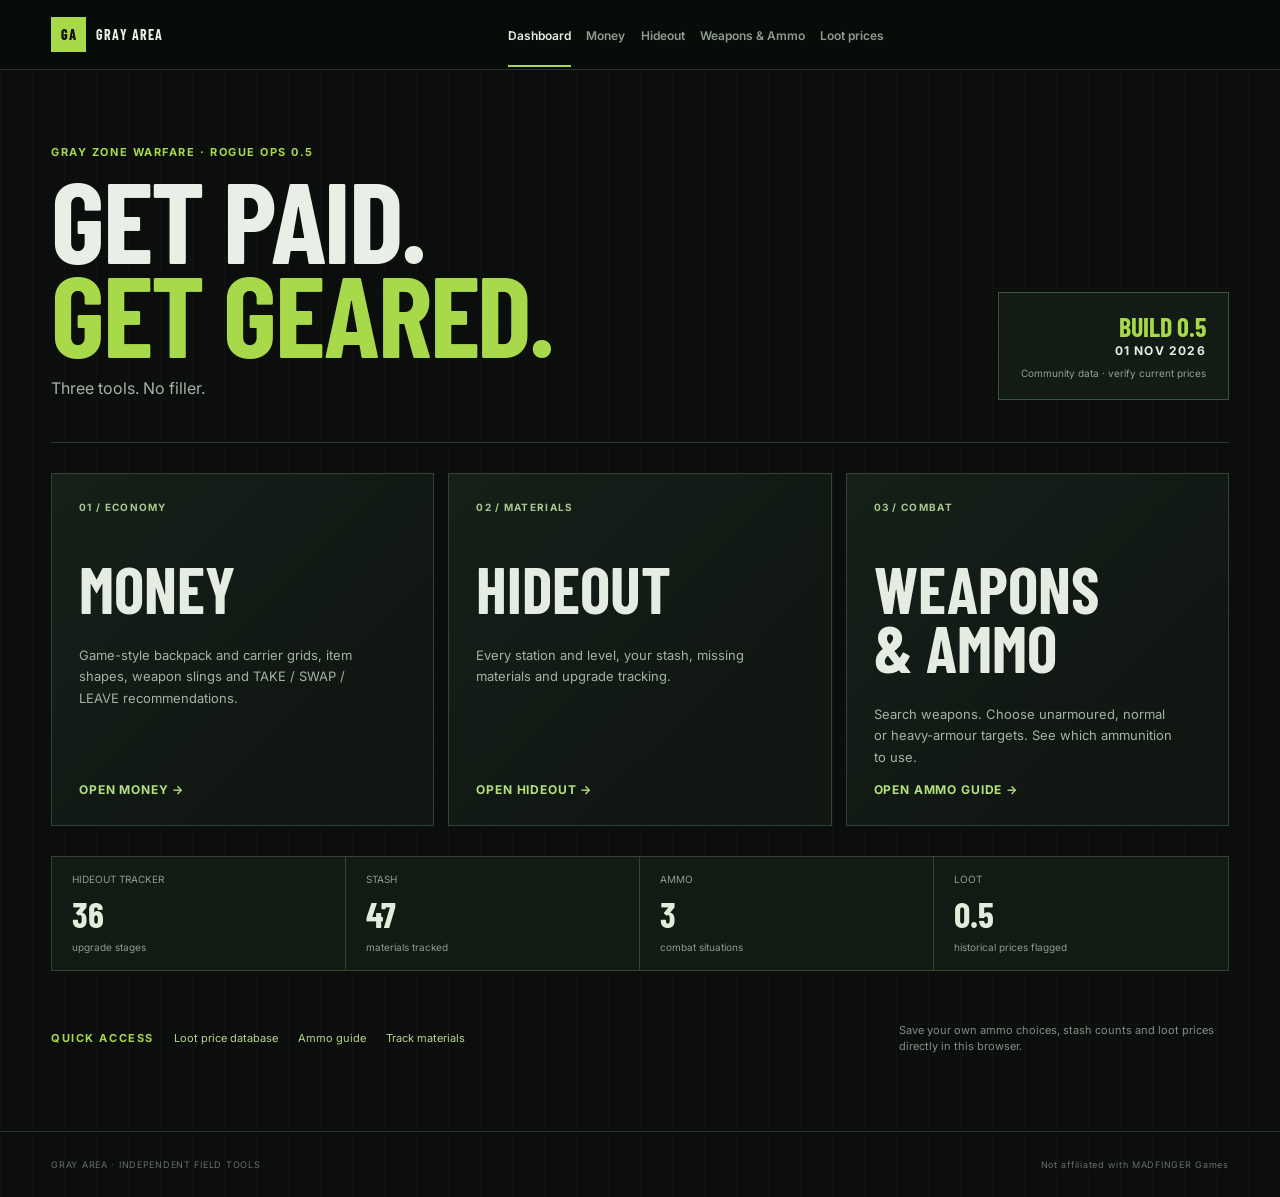
<file: index.html>
<!doctype html><html lang="en"><head><meta charset="utf-8"><meta name="viewport" content="width=device-width,initial-scale=1"><meta name="description" content="Gray Area 0.5: money and loot, Hideout station upgrades, and best ammo for every Gray Zone Warfare weapon."><title>Gray Area — Money, Hideout &amp; Ammo</title><link href="https://fonts.googleapis.com/css2?family=Barlow+Condensed:wght@500;600;700&family=Inter:wght@400;500;600&display=swap" rel="stylesheet"><link rel="stylesheet" href="styles.css"><link rel="stylesheet" href="site.css"></head><body><header class="site-header"><a class="site-brand" href="index.html"><span>GA</span><b>GRAY AREA</b></a><nav aria-label="Main navigation"><a href="index.html" class="active">Dashboard</a><a href="money.html">Money</a><a href="hideout.html">Hideout</a><a href="weapons.html">Weapons &amp; Ammo</a><a href="loot.html">Loot prices</a></nav></header>
<main class="site-main utility-home"><section class="utility-hero"><div><p class="kicker">GRAY ZONE WARFARE · ROGUE OPS 0.5</p><h1>GET PAID.<br><em>GET GEARED.</em></h1><p>Three tools. No filler.</p></div><div class="utility-hero-tag"><b>BUILD 0.5</b><span>01 NOV 2026</span><small>Community data · verify current prices</small></div></section>
<section class="utility-tools">
<a class="utility-tool" href="money.html"><span>01 / ECONOMY</span><h2>MONEY</h2><p>Game-style backpack and carrier grids, item shapes, weapon slings and TAKE / SWAP / LEAVE recommendations.</p><b>OPEN MONEY →</b></a>
<a class="utility-tool" href="hideout.html"><span>02 / MATERIALS</span><h2>HIDEOUT</h2><p>Every station and level, your stash, missing materials and upgrade tracking.</p><b>OPEN HIDEOUT →</b></a>
<a class="utility-tool" href="weapons.html"><span>03 / COMBAT</span><h2>WEAPONS<br>&amp; AMMO</h2><p>Search weapons. Choose unarmoured, normal or heavy-armour targets. See which ammunition to use.</p><b>OPEN AMMO GUIDE →</b></a></section>
<section class="utility-strip"><div><small>HIDEOUT TRACKER</small><strong>36</strong><span>upgrade stages</span></div><div><small>STASH</small><strong>47</strong><span>materials tracked</span></div><div><small>AMMO</small><strong>3</strong><span>combat situations</span></div><div><small>LOOT</small><strong>0.5</strong><span>historical prices flagged</span></div></section>
<section class="utility-bottom"><div><span class="kicker">QUICK ACCESS</span><a href="loot.html">Loot price database</a><a href="weapons.html">Ammo guide</a><a href="hideout.html">Track materials</a></div><p>Save your own ammo choices, stash counts and loot prices directly in this browser.</p></section></main><footer class="site-footer"><span>GRAY AREA · INDEPENDENT FIELD TOOLS</span><span>Not affiliated with MADFINGER Games</span></footer></body></html>
</file>
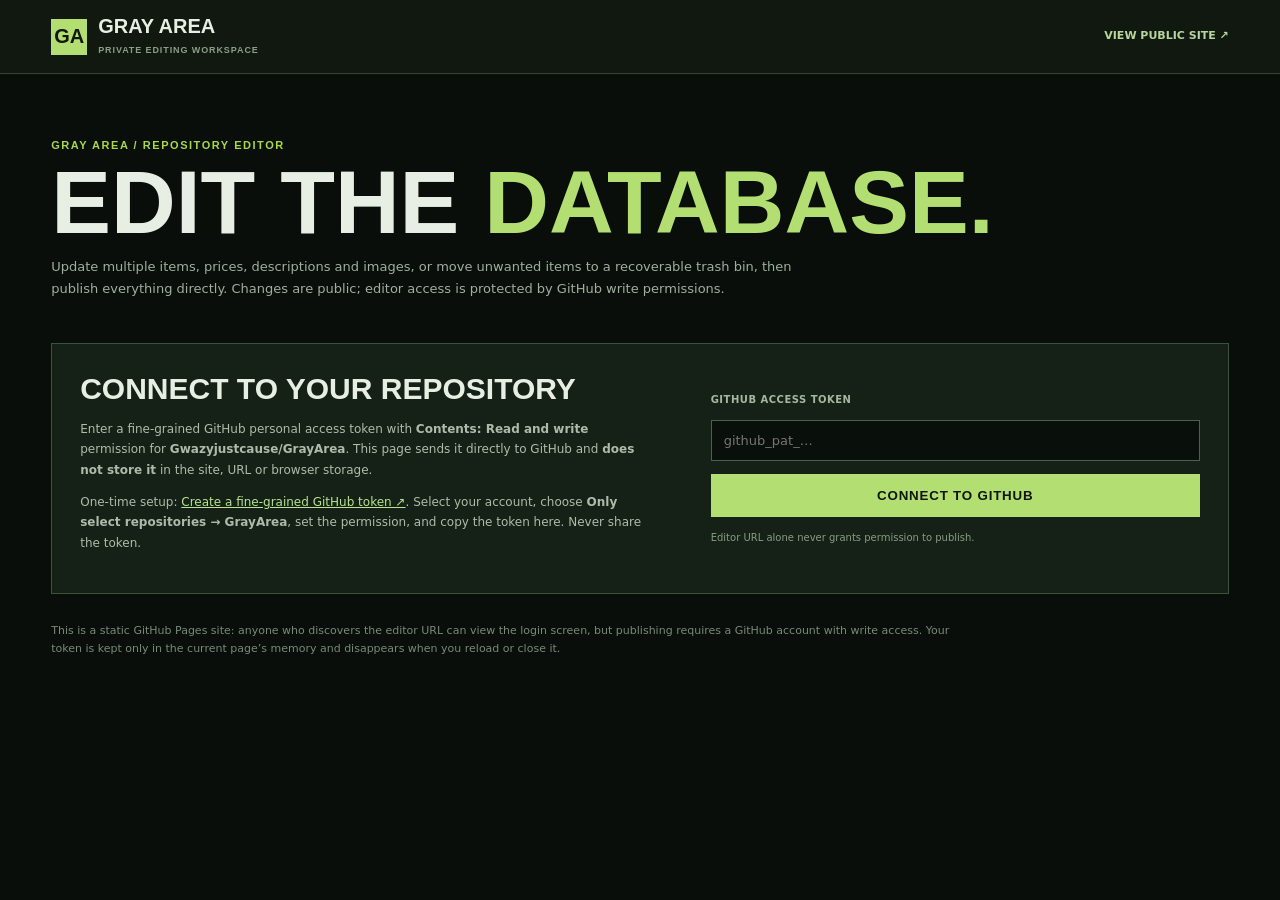
<file: admin.html>
<!doctype html><html lang="en"><head><meta charset="utf-8"><meta name="viewport" content="width=device-width,initial-scale=1"><meta name="robots" content="noindex,nofollow"><meta http-equiv="Content-Security-Policy" content="default-src 'self'; script-src 'self'; connect-src 'self' https://api.github.com; img-src 'self' https: data: blob:; style-src 'self' https://fonts.googleapis.com; font-src 'self' https://fonts.gstatic.com; object-src 'none'; base-uri 'self'; form-action 'self'"><title>Gray Area · Editor</title><link href="https://fonts.googleapis.com/css2?family=Barlow+Condensed:wght@500;600;700&family=Inter:wght@400;500;600&display=swap" rel="stylesheet"><link rel="stylesheet" href="styles.css"><link rel="stylesheet" href="site.css"><link rel="stylesheet" href="admin.css"></head><body>
<header class="editor-header"><div class="editor-logo"><span>GA</span><div><b>GRAY AREA</b><small>PRIVATE EDITING WORKSPACE</small></div></div><a href="index.html">VIEW PUBLIC SITE ↗</a></header>
<main class="editor-shell">
<section class="editor-intro"><p class="kicker">GRAY AREA / REPOSITORY EDITOR</p><h1>EDIT THE <em>DATABASE.</em></h1><p>Update multiple items, prices, descriptions and images, or move unwanted items to a recoverable trash bin, then publish everything directly. Changes are public; editor access is protected by GitHub write permissions.</p></section>
<section id="loginPanel" class="editor-login">
<div><h2>CONNECT TO YOUR REPOSITORY</h2><p>Enter a fine-grained GitHub personal access token with <b>Contents: Read and write</b> permission for <b>Gwazyjustcause/GrayArea</b>. This page sends it directly to GitHub and <b>does not store it</b> in the site, URL or browser storage.</p><p>One-time setup: <a href="https://github.com/settings/personal-access-tokens/new" target="_blank" rel="noopener noreferrer">Create a fine-grained GitHub token ↗</a>. Select your account, choose <b>Only select repositories → GrayArea</b>, set the permission, and copy the token here. Never share the token.</p></div>
<form id="connectForm"><label for="token">GITHUB ACCESS TOKEN</label><input id="token" type="password" required autocomplete="off" spellcheck="false" placeholder="github_pat_…"><button type="submit" id="connectButton">CONNECT TO GITHUB</button><small>Editor URL alone never grants permission to publish.</small></form>
</section>
<section id="workspace" hidden><div class="editor-workbar"><div><small>CONNECTED AS <b id="account">—</b></small><span id="syncStatus">Loading data…</span></div><div class="editor-workactions"><button id="newItem" type="button">+ ADD ITEM</button><button id="discard" type="button">DISCARD DRAFT</button><button id="disconnect" type="button">DISCONNECT</button></div></div>
<div class="editor-grid"><section class="editor-list"><div class="editor-list-header"><h2>ITEMS</h2><b id="totalCount">0</b></div><div class="editor-list-tabs"><button id="showActive" type="button" class="selected">ACTIVE ITEMS</button><button id="showTrash" type="button">TRASH <span id="trashCount">0</span></button></div><input id="filter" placeholder="Search item name, ID or category…" type="search" autocomplete="off"><div id="itemList" class="editor-item-list"></div><button id="loadMore" type="button">LOAD MORE</button></section>
<section class="editor-details"><h2 id="formHeading">SELECT AN ITEM</h2><p id="formSubheading">Select something on the left or add a new item.</p><form id="itemForm" hidden>
<label>ITEM NAME<input id="itemName" maxlength="120" required></label>
<div class="editor-2"><label>DISPLAY CATEGORY<input id="itemCategory" maxlength="80" required></label><label>DATASET (NEW ITEMS)<input id="itemDataset" maxlength="60" placeholder="e.g. loot_items"></label></div>
<div class="editor-2"><label>SELL PRICE ($)<input id="itemPrice" type="number" min="0" step=".01" required></label><label>INVENTORY SLOTS<input id="itemSlots" type="number" min="1" max="9999" required></label></div><div class="editor-2"><label>IN-GAME GRID WIDTH<input id="itemWidth" type="number" min="1" max="15" placeholder="Unknown"></label><label>IN-GAME GRID HEIGHT<input id="itemHeight" type="number" min="1" max="15" placeholder="Unknown"></label></div><p style="color:#8eab8a;font-size:10px;margin:-7px 0 0">Fill both dimensions when verified. Money will use the exact rectangle; the total number of slots updates automatically on publication.</p>
<label>DESCRIPTION<textarea id="itemDescription" rows="3" maxlength="1000" placeholder="Optional item notes"></textarea></label>
<div class="editor-imagebox"><label>ITEM IMAGE<input id="itemImage" type="file" accept="image/png,image/jpeg,image/webp,image/gif"></label><div class="editor-preview"><img id="imagePreview" alt="Item image preview" hidden><span id="emptyPreview">No image</span></div><p>PNG, JPG, WebP or GIF. Images are resized and uploaded to the repository as WebP when you publish.</p><label>OR IMAGE URL<input id="itemImageUrl" type="text" placeholder="https://… or admin-images/…"></label></div>
<div class="editor-editactions"><button id="stageItem" type="submit">ADD TO CHANGES</button><button id="revertItem" type="button" hidden>REVERT PUBLISHED EDIT</button><button id="deleteItem" type="button" hidden>MOVE TO TRASH</button><button id="restoreItem" type="button" hidden>RESTORE ITEM</button></div></form>
</section></div>
<div id="publishBar" class="editor-publish"><div><strong id="changeCount">NO CHANGES</strong><small id="message">Edit or add an item, then click “Add to changes”.</small></div><button id="publish" type="button" disabled>PUBLISH TO WEBSITE</button></div>
</section>
<p class="editor-security">This is a static GitHub Pages site: anyone who discovers the editor URL can view the login screen, but publishing requires a GitHub account with write access. Your token is kept only in the current page’s memory and disappears when you reload or close it.</p>
</main><script src="admin.js" defer></script></body></html>
</file>
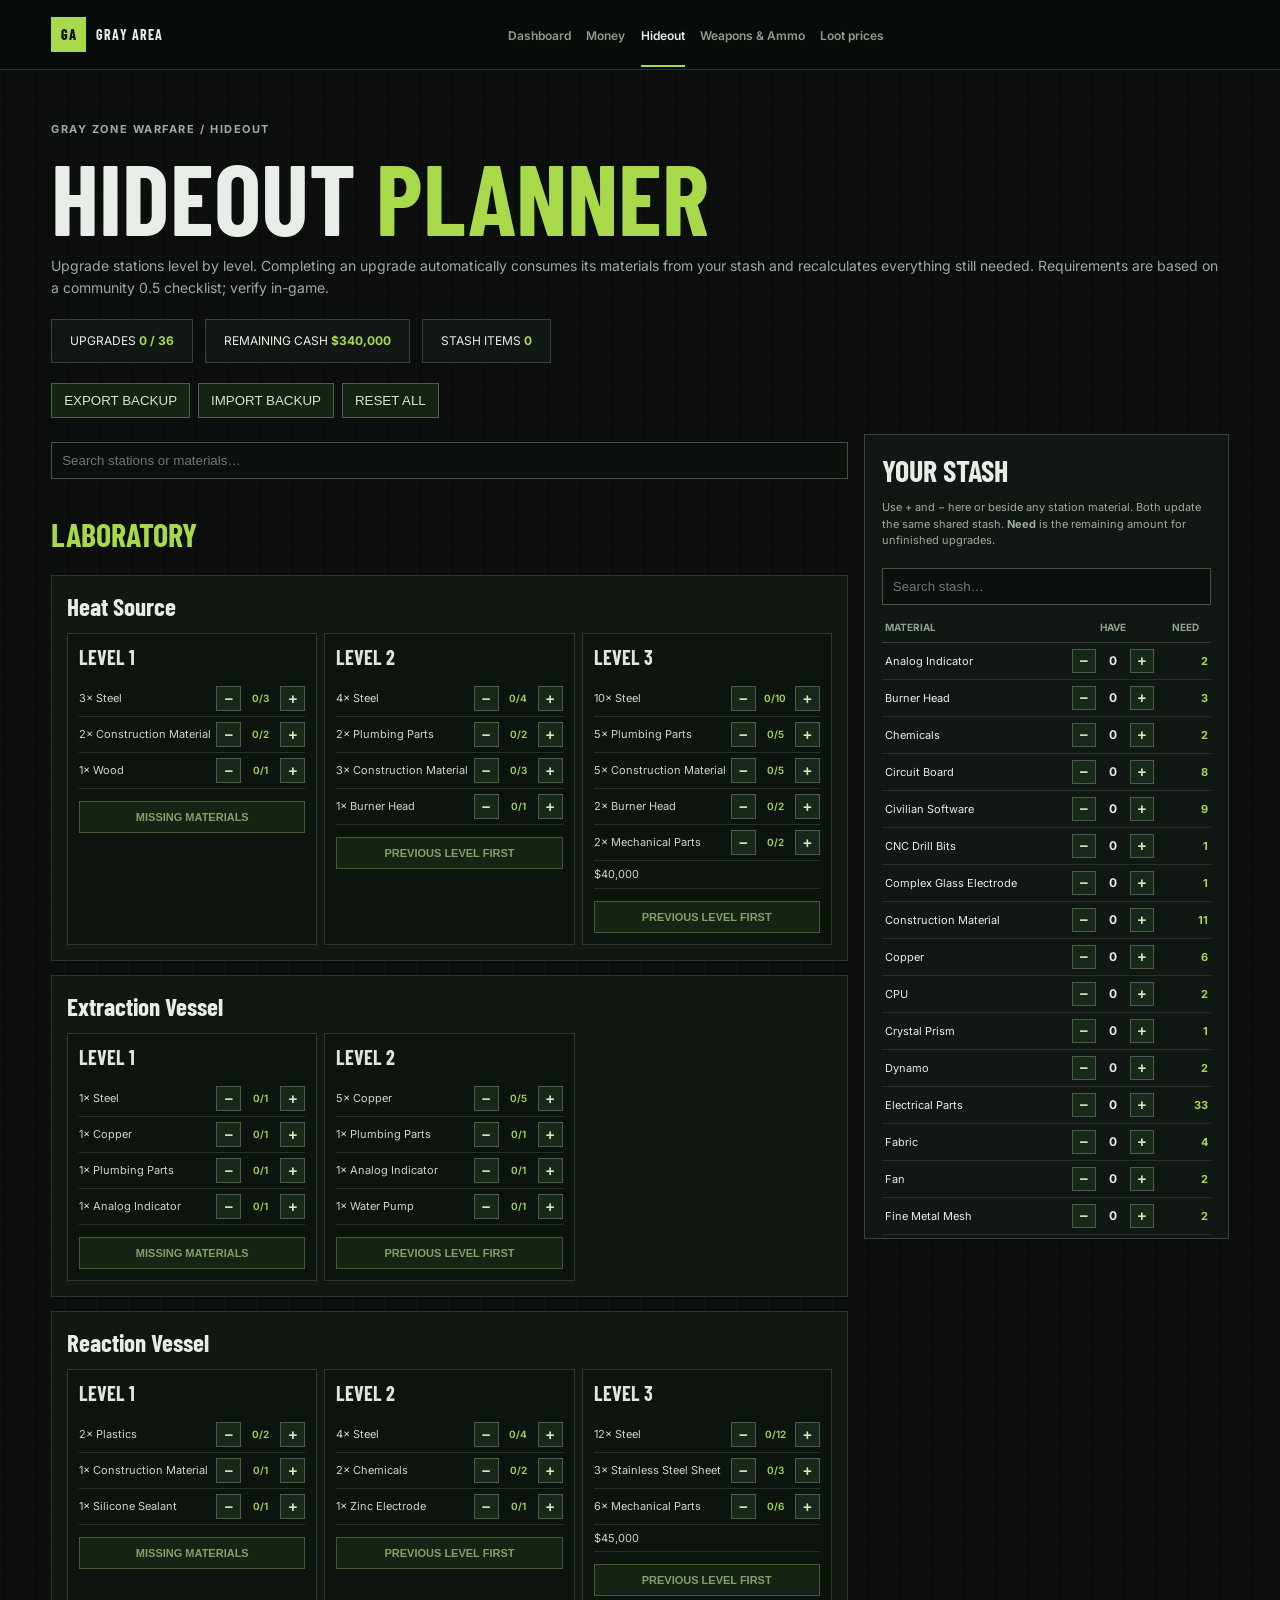
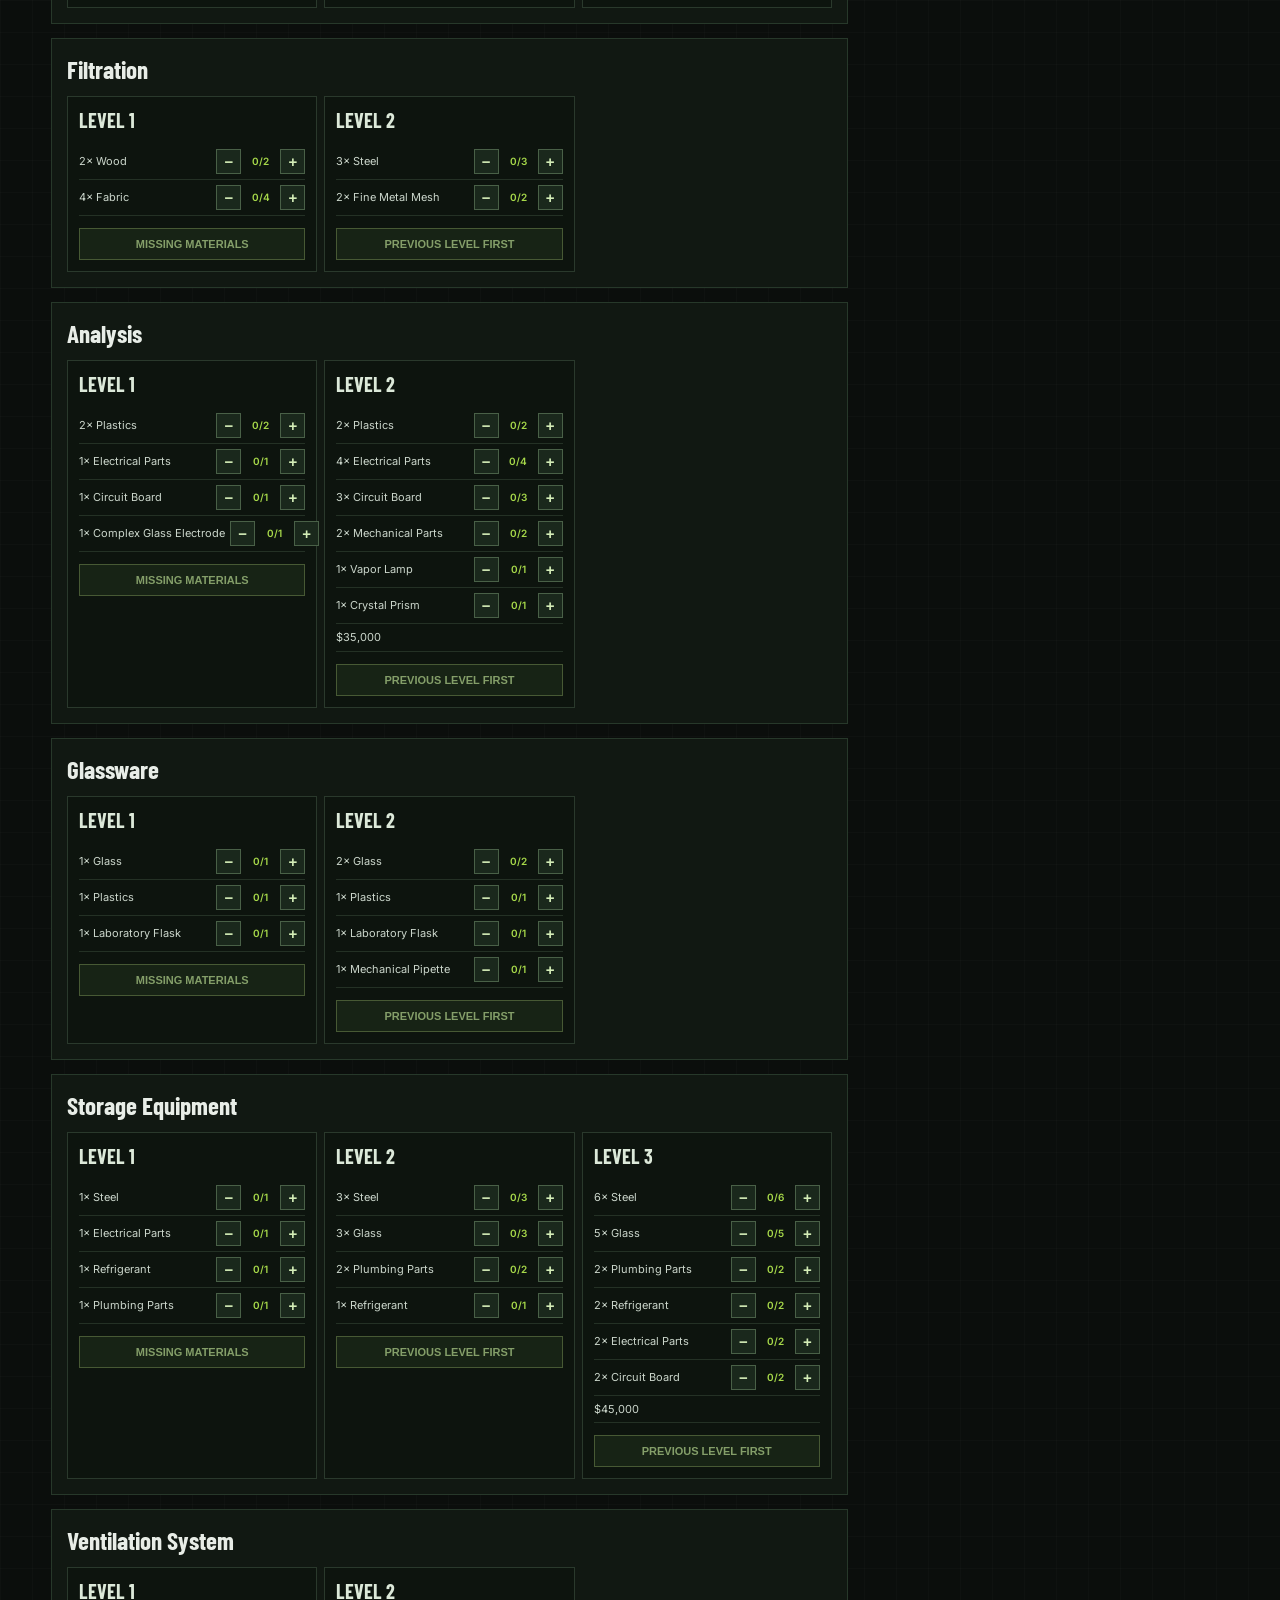
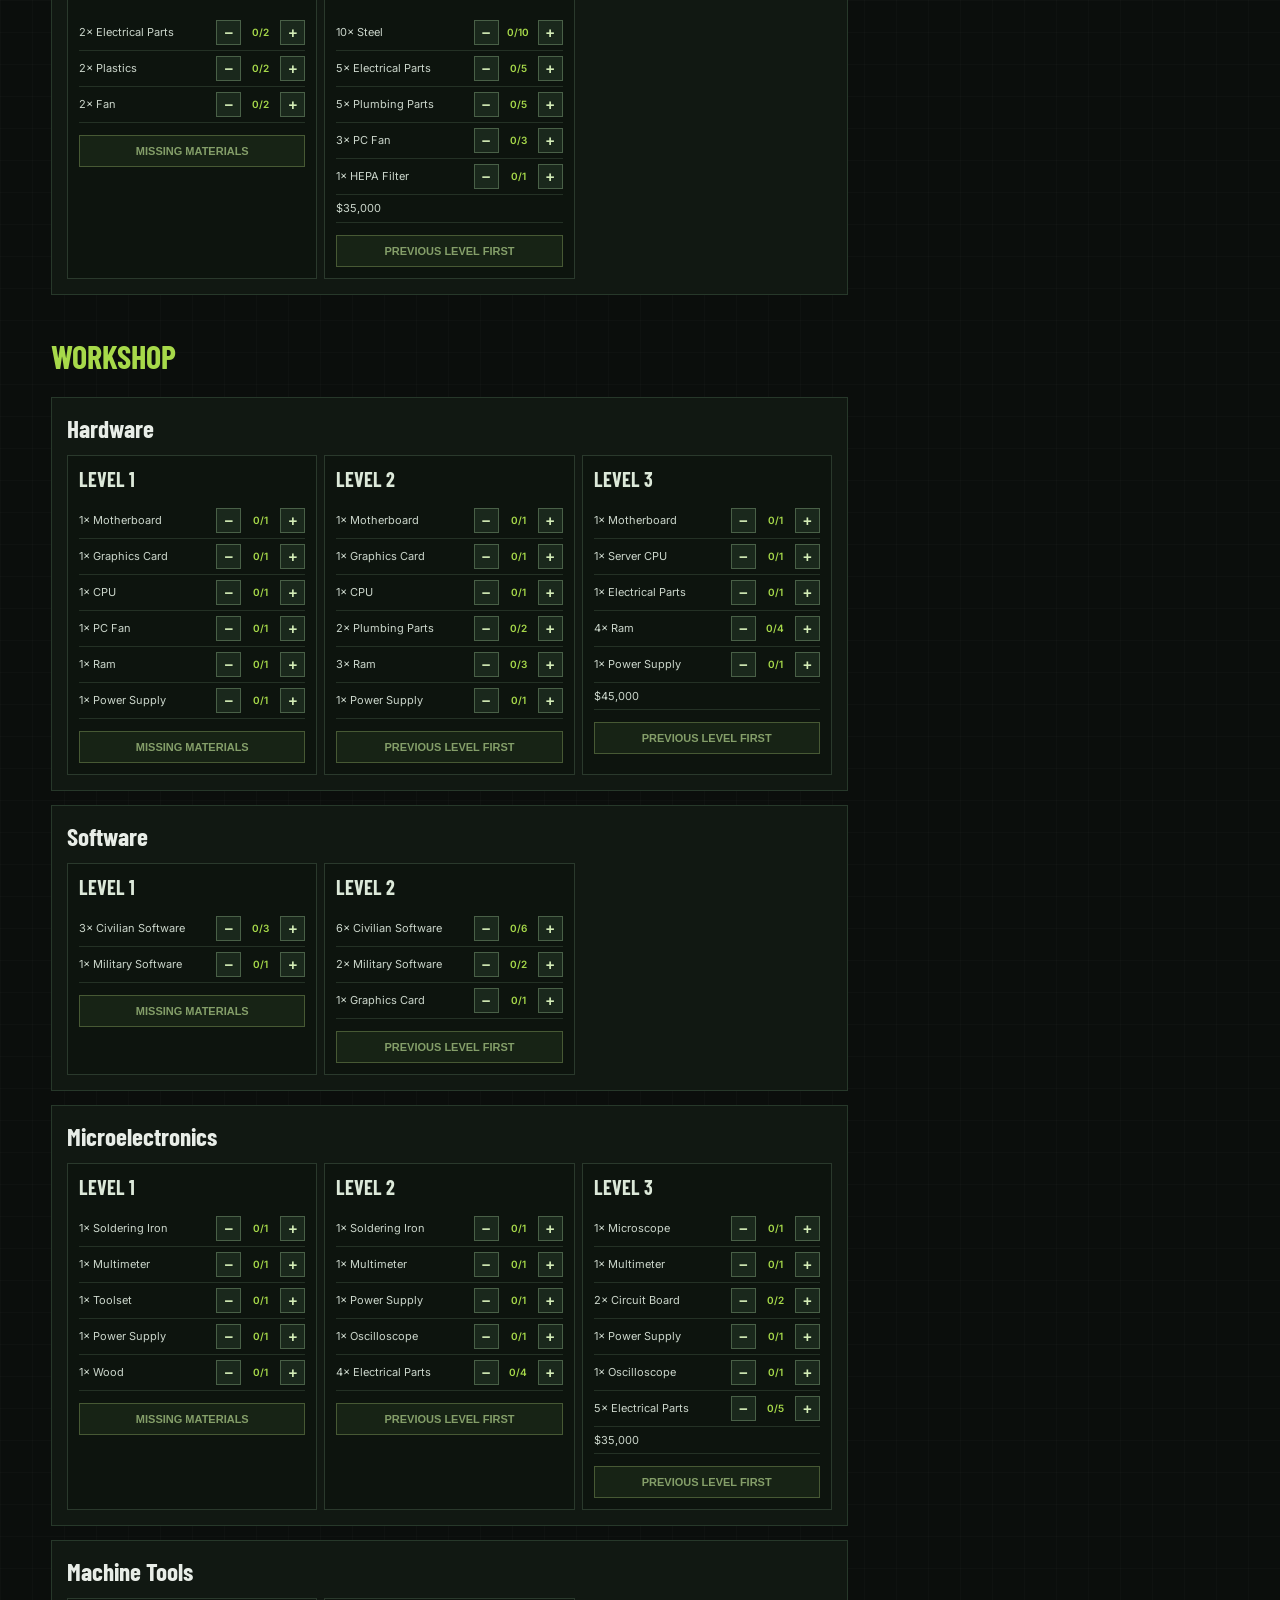
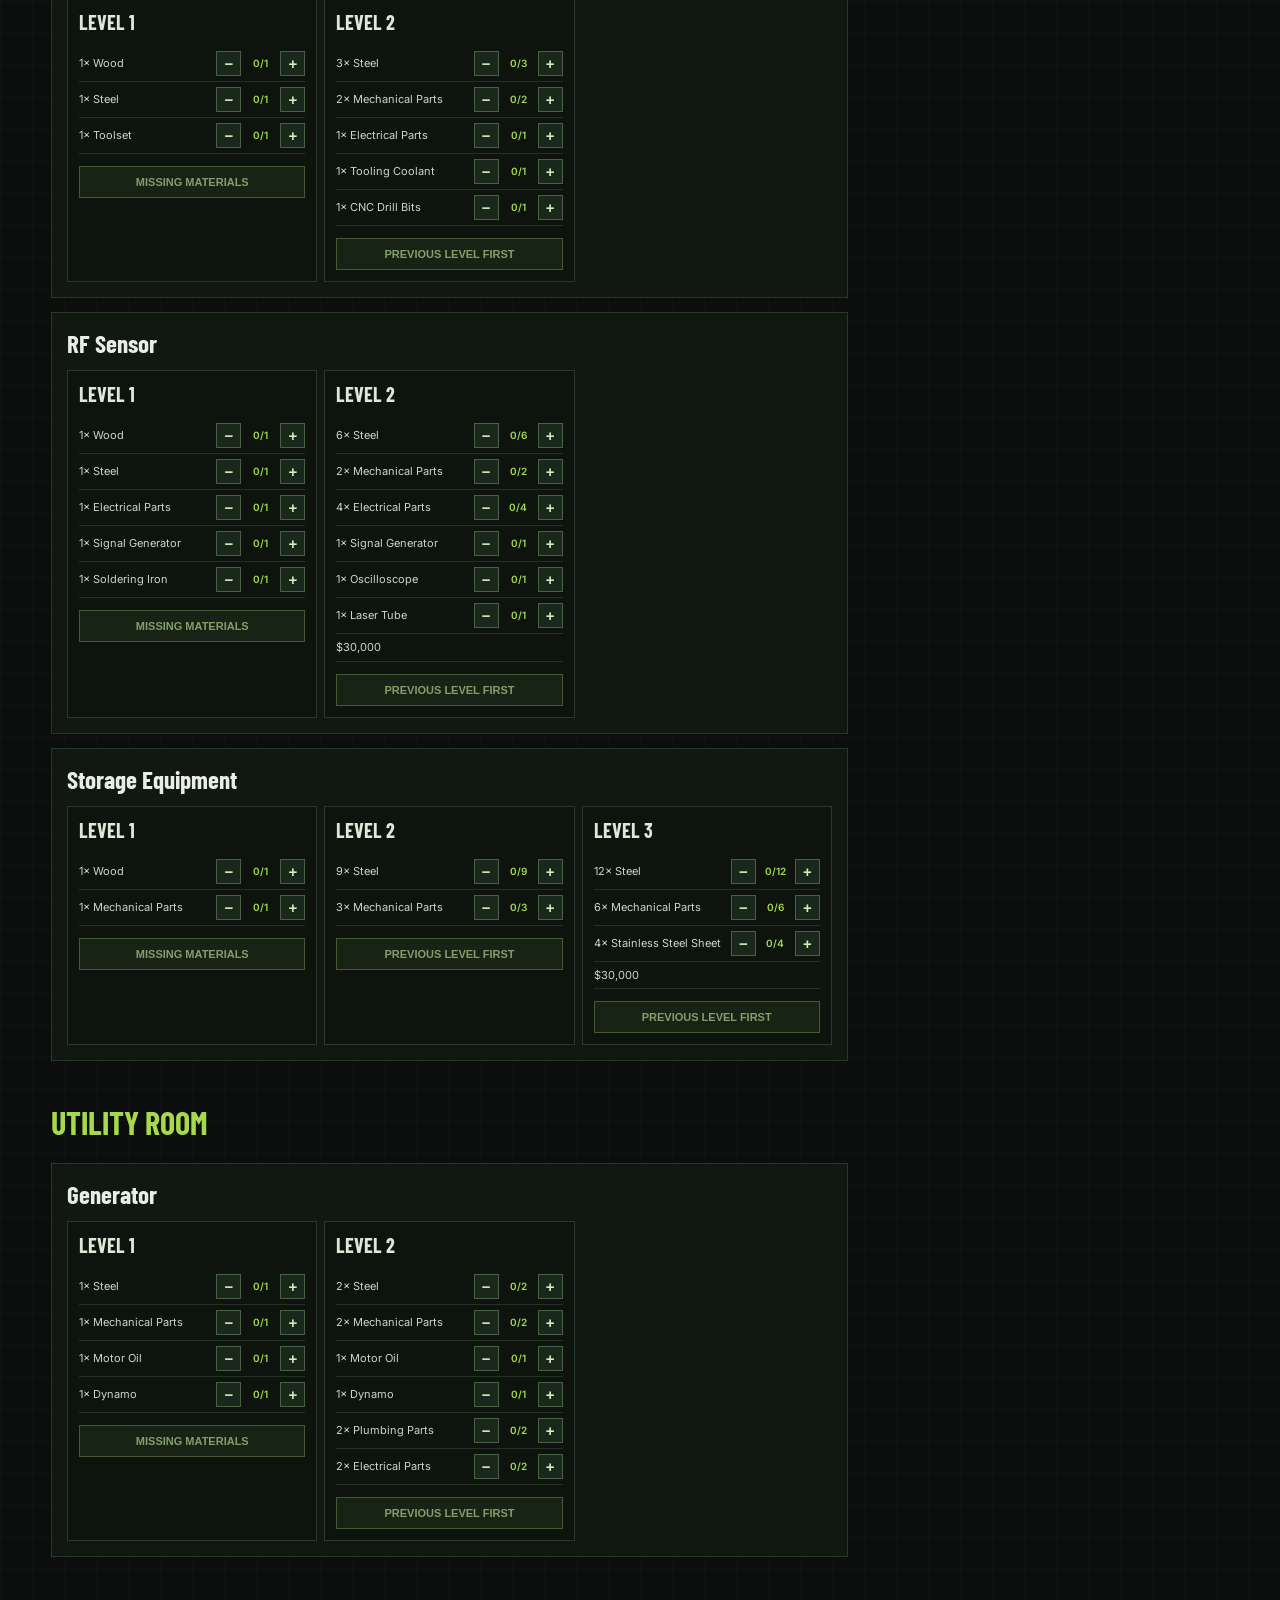
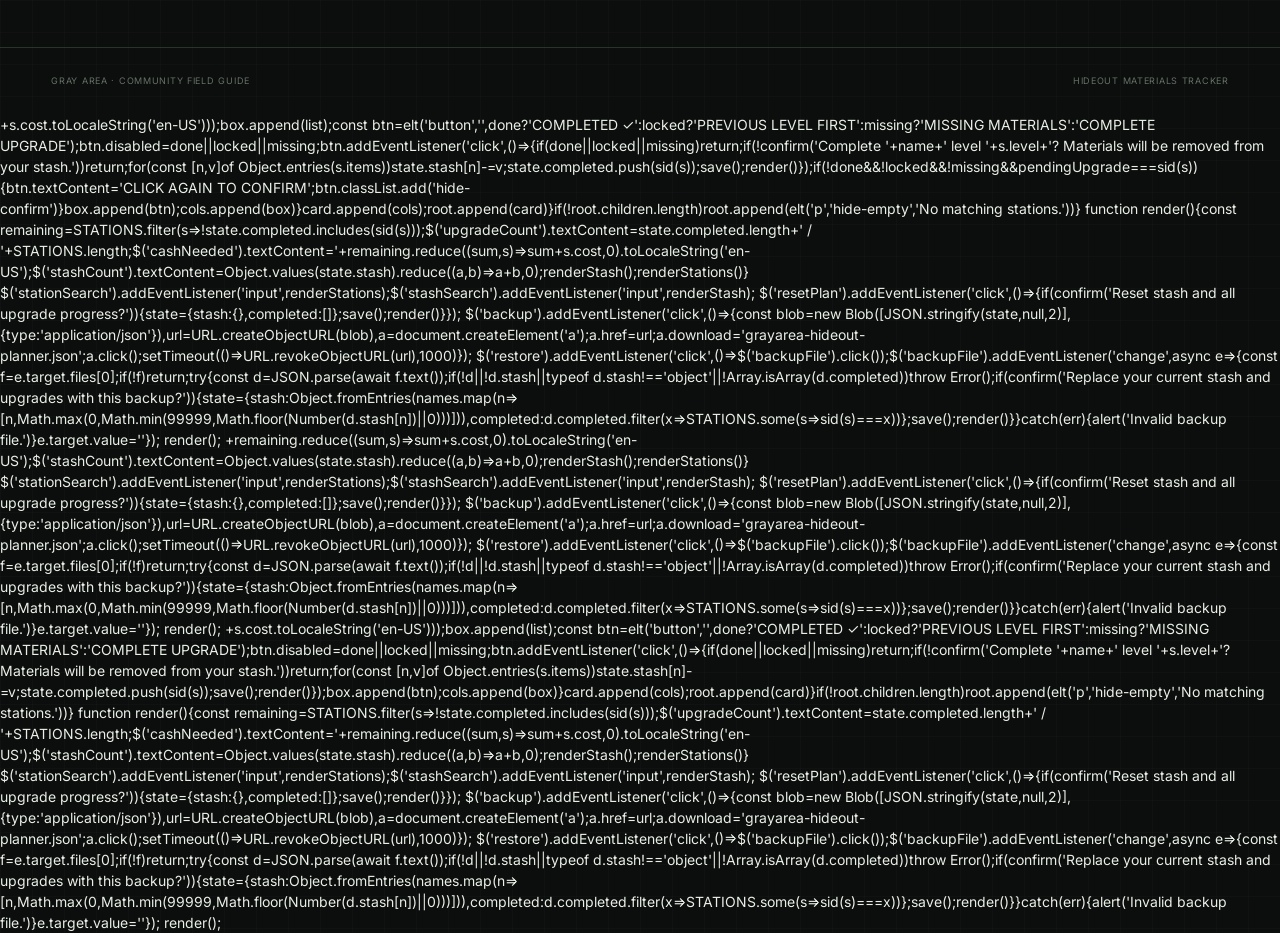
<file: hideout.html>
<!doctype html><html lang="en"><head><meta charset="utf-8"><meta name="viewport" content="width=device-width,initial-scale=1"><title>Hideout Planner 0.5 — Gray Area</title><meta name="description" content="Gray Zone Warfare Rogue Ops Hideout planner: every station level, synchronized inventory, remaining materials and upgrades."><link href="https://fonts.googleapis.com/css2?family=Barlow+Condensed:wght@500;600;700&family=Inter:wght@400;500;600&display=swap" rel="stylesheet"><link rel="stylesheet" href="styles.css"><link rel="stylesheet" href="site.css"><style>
.hide-wrap{max-width:1180px;margin:auto;padding:40px 4vw 90px;color:#e8ede7}.hide-wrap h1{font:700 clamp(54px,8vw,100px)/.9 'Barlow Condensed',sans-serif;margin:12px 0;text-transform:uppercase}.hide-wrap h1 em{color:#a7d94a;font-style:normal}.hide-wrap p{color:#9eab9f;line-height:1.6}.hide-panel{border:1px solid #29382c;background:#111712;padding:22px;margin-top:20px}.hide-stats{display:grid;grid-template-columns:repeat(3,1fr);gap:12px;margin:30px 0}.hide-stats article{padding:20px;background:#151d16;border:1px solid #29382c}.hide-stats strong{display:block;color:#a7d94a;font:700 40px 'Barlow Condensed',sans-serif}.hide-stats small{color:#aab7a9}.hide-progress{height:8px;background:#2a352b;margin:15px 0}.hide-progress i,.material-bar i{display:block;height:100%;background:#a7d94a;transition:width .2s}.hide-controls{display:flex;flex-wrap:wrap;gap:10px}.hide-controls input,.hide-controls select,.hide-controls button,.hide-form input,.hide-form button{background:#0b100c;color:#e8ede7;border:1px solid #415344;padding:12px;font:500 13px Inter,sans-serif;min-width:0}.hide-controls input{flex:1;min-width:180px}.hide-controls button,.hide-form button{cursor:pointer}.hide-controls button:hover,.hide-form button:hover{border-color:#a7d94a}.hide-form{display:grid;grid-template-columns:2fr 1fr 100px auto;gap:10px}.hide-form button{background:#a7d94a;color:#101610;font-weight:700}.material-grid{display:grid;grid-template-columns:repeat(2,minmax(0,1fr));gap:12px;margin-top:20px}.material{padding:20px;background:#111712;border:1px solid #2c392d}.material.done{border-color:#688d37}.material header{display:flex;justify-content:space-between;gap:12px}.material h2{font:700 26px 'Barlow Condensed',sans-serif;margin:0}.material small{color:#899989}.material .count{font:700 28px 'Barlow Condensed',sans-serif;color:#a7d94a}.material-bar{height:6px;background:#2a352b;margin:16px 0}.material-actions{display:flex;align-items:center;gap:8px}.material-actions button{cursor:pointer;background:#1b281c;color:#e8ede7;border:1px solid #435444;padding:8px 13px}.material-actions button:hover{border-color:#a7d94a}.material-actions .delete{margin-left:auto;color:#c78d83}.empty{grid-column:1/-1;padding:36px;text-align:center;border:1px dashed #405044;color:#aab7a9}.hide-note{font-size:12px}.hide-note a{color:#a7d94a}@media(max-width:700px){.hide-stats{grid-template-columns:1fr 1fr}.material-grid{grid-template-columns:1fr}.hide-form{grid-template-columns:1fr 90px}.hide-form input:first-child{grid-column:1/-1}.hide-form button{grid-column:1/-1}.hide-wrap{padding:30px 18px 80px}}
</style><style>
.hide-layout{display:grid;grid-template-columns:minmax(0,1fr) 350px;gap:20px;align-items:start}.hide-stations{display:grid;gap:14px}.hide-room{font:700 32px 'Barlow Condensed',sans-serif;color:#a7d94a;margin:28px 0 8px;text-transform:uppercase}.hide-station{background:#111712;border:1px solid #2c392d;padding:19px}.hide-station h2{font:700 26px 'Barlow Condensed',sans-serif;margin:0 0 14px}.hide-levels{display:grid;grid-template-columns:repeat(3,minmax(0,1fr));gap:8px}.hide-level{border:1px solid #354435;background:#0b110d;padding:13px;min-width:0}.hide-level.complete{border-color:#a7d94a;background:#192419}.hide-level.locked{opacity:.55}.hide-level h3{font:700 20px 'Barlow Condensed',sans-serif;margin:0 0 12px}.hide-level ul{padding:0;list-style:none;min-height:95px;margin:0}.hide-level li{font-size:11px;color:#aab7a9;padding:3px 0;display:flex;justify-content:space-between;gap:6px}.hide-level li.short{color:#e5a37d}.hide-level li span{white-space:nowrap}.hide-level button{width:100%;padding:9px 5px;border:1px solid #667e49;background:#1d2b19;color:#c4e99a;font-weight:700;cursor:pointer;margin-top:10px;font-size:11px}.hide-level button:disabled{opacity:.45;cursor:not-allowed}.hide-level.complete button{background:#a7d94a;color:#111}.hide-sidebar{position:sticky;top:84px;max-height:calc(100vh - 100px);overflow:auto;background:#111712;border:1px solid #364535;padding:17px}.hide-sidebar h2{font:700 30px 'Barlow Condensed',sans-serif;margin:0 0 8px}.hide-sidebar p{font-size:11px}.hide-inventory{width:100%;border-collapse:collapse;font-size:11px}.hide-inventory th{text-align:left;color:#8fa18e;font-size:10px;padding:7px 3px;border-bottom:1px solid #354435}.hide-inventory td{border-bottom:1px solid #263126;padding:7px 3px}.hide-inventory td:first-child{max-width:140px}.hide-inventory input{width:55px;max-width:100%;box-sizing:border-box;background:#080e09;color:#e8ede7;border:1px solid #4c6249;padding:7px 3px;text-align:center}.hide-inventory .need{color:#a7d94a;font-weight:700}.hide-inventory .zero{color:#738374}.hide-sidebar button{padding:9px 11px;background:#19261a;color:#d3e6c8;border:1px solid #50634b;cursor:pointer}.hide-toolbar{display:flex;flex-wrap:wrap;gap:8px;margin:16px 0}.hide-toolbar button{background:#172217;color:#d3e6c8;border:1px solid #4c6048;padding:9px 12px;cursor:pointer}.hide-summary{display:flex;gap:12px;flex-wrap:wrap;margin:20px 0}.hide-summary span{padding:12px 18px;border:1px solid #354435;background:#111712;font-size:12px}.hide-summary b{color:#a7d94a}.hide-empty{font-size:12px;color:#8fa18e}.hide-sidebar .cash{color:#a7d94a;font-weight:700}.hide-search{background:#0b100c;color:#e8ede7;border:1px solid #435444;padding:10px;width:100%;box-sizing:border-box;margin:8px 0}@media(max-width:1000px){.hide-layout{grid-template-columns:1fr}.hide-sidebar{position:static;max-height:none;order:-1}.hide-levels{grid-template-columns:repeat(3,minmax(0,1fr))}}@media(max-width:600px){.hide-levels{grid-template-columns:1fr}.hide-level ul{min-height:0}.hide-station{padding:12px}}
</style><style>
.hide-wrap{max-width:1500px}.hide-layout{grid-template-columns:minmax(0,1fr) 365px;gap:16px}.hide-station{padding:15px;border-color:#27382a;background:#111812}.hide-station h2{margin:0 0 12px;font-size:25px}.hide-levels{gap:7px}.hide-level{padding:11px;background:#0d140e;border-color:#2a392c}.hide-level.locked{opacity:1}.hide-level h3{color:#dce9d9}.hide-level ul{min-height:0}.hide-level li{display:block;padding:5px 0;border-bottom:1px solid #243125;color:#cbd6cb}.hide-level li.short{color:#cbd6cb}.hide-material-line{display:flex;align-items:center;justify-content:space-between;gap:5px}.hide-material-name{font-size:11px;line-height:1.25}.hide-material-actions{display:flex;align-items:center;gap:4px;flex-shrink:0}.hide-material-actions button,.hide-step{width:25px;height:25px;padding:0!important;margin:0!important;border:1px solid #496047!important;background:#1a281c!important;color:#d4edb7!important;font-size:15px!important;font-weight:700;cursor:pointer}.hide-material-actions button:hover,.hide-step:hover{background:#344b2a!important}.hide-material-actions b{min-width:31px;text-align:center;font-size:10px;color:#a7d94a;font-weight:600}.hide-level.complete{background:#192b1c}.hide-level>button{margin-top:12px}.hide-level>button:disabled{opacity:.65}.hide-sidebar{padding:17px;max-height:calc(100vh - 95px)}.hide-inventory th:nth-child(2){text-align:center}.hide-inventory td{padding:6px 3px}.hide-inventory td:first-child{font-size:11px}.hide-inventory .need{white-space:nowrap;text-align:right}.hide-inventory .zero{text-align:right}.hide-stash-actions{display:flex;align-items:center;justify-content:center;gap:5px}.hide-stash-actions b{min-width:24px;text-align:center;font-size:12px}.hide-stash-actions .hide-step{width:24px;height:24px}.hide-station-note{font-size:10px;color:#829581;margin:0 0 8px}.hide-sidebar p{line-height:1.5}@media(max-width:1050px){.hide-layout{grid-template-columns:1fr}.hide-sidebar{position:static;max-height:none;order:-1}}@media(max-width:650px){.hide-levels{grid-template-columns:1fr}.hide-material-actions button{width:30px;height:30px}}
</style><style>.hide-level.complete{background:#162619;border-color:#638b3a}.hide-level.complete .hide-material-name{color:#b4c3b2}.hide-used{color:#a7d94a;font-size:10px;font-weight:700;white-space:nowrap}.hide-complete-label{margin-top:14px;padding:10px 6px;text-align:center;background:#294321;color:#c2e9a1;font:700 11px Inter,sans-serif;letter-spacing:.04em}.hide-level.complete .hide-material-line{opacity:.85}</style><style>.hide-inventory .fully-done{color:#b8efae!important;background:rgba(167,217,74,.13);font-weight:800;border-radius:3px;text-align:center}.hide-inventory tr:has(.fully-done) td:first-child{color:#b8efae}</style><style>.hide-level .hide-confirm{background:#a7d94a!important;color:#12200c!important;border-color:#a7d94a!important;animation:confirmPulse 1.2s ease-in-out infinite alternate}@keyframes confirmPulse{from{box-shadow:0 0 0 0 rgba(167,217,74,.05)}to{box-shadow:0 0 0 3px rgba(167,217,74,.23)}}</style><style>.hide-inventory tr.stash-satisfied td{background:#b7e5a4!important;color:#152416!important;border-bottom-color:#9dc98b}.hide-inventory tr.stash-satisfied td:first-child{font-weight:700;color:#152416!important}.hide-inventory tr.stash-satisfied .hide-stash-actions b{color:#152416}.hide-inventory tr.stash-satisfied .hide-step{background:#d5f1ca!important;color:#183017!important;border-color:#6d9a60!important}.hide-inventory tr.stash-satisfied td:last-child{text-align:right!important;padding-right:3px!important;color:#152416!important}.hide-inventory tr.stash-satisfied td{border-radius:0!important}</style></head><body><header class="site-header"><a class="site-brand" href="index.html"><span>GA</span><b>GRAY AREA</b></a><nav aria-label="Main navigation"><a href="index.html">Dashboard</a><a href="money.html">Money</a><a href="hideout.html" class="active">Hideout</a><a href="weapons.html">Weapons &amp; Ammo</a><a href="loot.html">Loot prices</a></nav></header><main class="hide-wrap"><p class="kicker">GRAY ZONE WARFARE / HIDEOUT</p><h1>HIDEOUT <em>PLANNER</em></h1><p>Upgrade stations level by level. Completing an upgrade automatically consumes its materials from your stash and recalculates everything still needed. Requirements are based on a community 0.5 checklist; verify in-game.</p><div class="hide-summary"><span>UPGRADES <b id="upgradeCount">0 / 0</b></span><span>REMAINING CASH <b id="cashNeeded">$0</b></span><span>STASH ITEMS <b id="stashCount">0</b></span></div><div class="hide-toolbar"><button id="backup">EXPORT BACKUP</button><button id="restore">IMPORT BACKUP</button><input type="file" id="backupFile" accept="application/json" hidden><button id="resetPlan">RESET ALL</button></div><div class="hide-layout"><div><input class="hide-search" id="stationSearch" placeholder="Search stations or materials…"><div id="stationList" class="hide-stations"></div></div><aside class="hide-sidebar"><h2>YOUR STASH</h2><p>Use + and − here or beside any station material. Both update the same shared stash. <b>Need</b> is the remaining amount for unfinished upgrades.</p><input class="hide-search" id="stashSearch" placeholder="Search stash…"><table class="hide-inventory"><thead><tr><th>MATERIAL</th><th>HAVE</th><th>NEED</th></tr></thead><tbody id="stashRows"></tbody></table><p class="hide-empty">Stash and completed upgrades are saved on this device. Export a backup before clearing browser data.</p></aside></div></main><footer class="site-footer"><span>GRAY AREA · COMMUNITY FIELD GUIDE</span><span>HIDEOUT MATERIALS TRACKER</span></footer><script>
const STATIONS=[{"room":"Laboratory","name":"Heat Source","level":1,"cost":0,"items":{"Steel":3,"Construction Material":2,"Wood":1}},{"room":"Laboratory","name":"Heat Source","level":2,"cost":0,"items":{"Steel":4,"Plumbing Parts":2,"Construction Material":3,"Burner Head":1}},{"room":"Laboratory","name":"Heat Source","level":3,"cost":40000,"items":{"Steel":10,"Plumbing Parts":5,"Construction Material":5,"Burner Head":2,"Mechanical Parts":2}},{"room":"Laboratory","name":"Extraction Vessel","level":1,"cost":0,"items":{"Steel":1,"Copper":1,"Plumbing Parts":1,"Analog Indicator":1}},{"room":"Laboratory","name":"Extraction Vessel","level":2,"cost":0,"items":{"Copper":5,"Plumbing Parts":1,"Analog Indicator":1,"Water Pump":1}},{"room":"Laboratory","name":"Reaction Vessel","level":1,"cost":0,"items":{"Plastics":2,"Construction Material":1,"Silicone Sealant":1}},{"room":"Laboratory","name":"Reaction Vessel","level":2,"cost":0,"items":{"Steel":4,"Chemicals":2,"Zinc Electrode":1}},{"room":"Laboratory","name":"Reaction Vessel","level":3,"cost":45000,"items":{"Steel":12,"Stainless Steel Sheet":3,"Mechanical Parts":6}},{"room":"Laboratory","name":"Filtration","level":1,"cost":0,"items":{"Wood":2,"Fabric":4}},{"room":"Laboratory","name":"Filtration","level":2,"cost":0,"items":{"Steel":3,"Fine Metal Mesh":2}},{"room":"Laboratory","name":"Analysis","level":1,"cost":0,"items":{"Plastics":2,"Electrical Parts":1,"Circuit Board":1,"Complex Glass Electrode":1}},{"room":"Laboratory","name":"Analysis","level":2,"cost":35000,"items":{"Plastics":2,"Electrical Parts":4,"Circuit Board":3,"Mechanical Parts":2,"Vapor Lamp":1,"Crystal Prism":1}},{"room":"Laboratory","name":"Glassware","level":1,"cost":0,"items":{"Glass":1,"Plastics":1,"Laboratory Flask":1}},{"room":"Laboratory","name":"Glassware","level":2,"cost":0,"items":{"Glass":2,"Plastics":1,"Laboratory Flask":1,"Mechanical Pipette":1}},{"room":"Laboratory","name":"Storage Equipment","level":1,"cost":0,"items":{"Steel":1,"Electrical Parts":1,"Refrigerant":1,"Plumbing Parts":1}},{"room":"Laboratory","name":"Storage Equipment","level":2,"cost":0,"items":{"Steel":3,"Glass":3,"Plumbing Parts":2,"Refrigerant":1}},{"room":"Laboratory","name":"Storage Equipment","level":3,"cost":45000,"items":{"Steel":6,"Glass":5,"Plumbing Parts":2,"Refrigerant":2,"Electrical Parts":2,"Circuit Board":2}},{"room":"Laboratory","name":"Ventilation System","level":1,"cost":0,"items":{"Electrical Parts":2,"Plastics":2,"Fan":2}},{"room":"Laboratory","name":"Ventilation System","level":2,"cost":35000,"items":{"Steel":10,"Electrical Parts":5,"Plumbing Parts":5,"PC Fan":3,"HEPA Filter":1}},{"room":"Workshop","name":"Hardware","level":1,"cost":0,"items":{"Motherboard":1,"Graphics Card":1,"CPU":1,"PC Fan":1,"Ram":1,"Power Supply":1}},{"room":"Workshop","name":"Hardware","level":2,"cost":0,"items":{"Motherboard":1,"Graphics Card":1,"CPU":1,"Plumbing Parts":2,"Ram":3,"Power Supply":1}},{"room":"Workshop","name":"Hardware","level":3,"cost":45000,"items":{"Motherboard":1,"Server CPU":1,"Electrical Parts":1,"Ram":4,"Power Supply":1}},{"room":"Workshop","name":"Software","level":1,"cost":0,"items":{"Civilian Software":3,"Military Software":1}},{"room":"Workshop","name":"Software","level":2,"cost":0,"items":{"Civilian Software":6,"Military Software":2,"Graphics Card":1}},{"room":"Workshop","name":"Microelectronics","level":1,"cost":0,"items":{"Soldering Iron":1,"Multimeter":1,"Toolset":1,"Power Supply":1,"Wood":1}},{"room":"Workshop","name":"Microelectronics","level":2,"cost":0,"items":{"Soldering Iron":1,"Multimeter":1,"Power Supply":1,"Oscilloscope":1,"Electrical Parts":4}},{"room":"Workshop","name":"Microelectronics","level":3,"cost":35000,"items":{"Microscope":1,"Multimeter":1,"Circuit Board":2,"Power Supply":1,"Oscilloscope":1,"Electrical Parts":5}},{"room":"Workshop","name":"Machine Tools","level":1,"cost":0,"items":{"Wood":1,"Steel":1,"Toolset":1}},{"room":"Workshop","name":"Machine Tools","level":2,"cost":0,"items":{"Steel":3,"Mechanical Parts":2,"Electrical Parts":1,"Tooling Coolant":1,"CNC Drill Bits":1}},{"room":"Workshop","name":"RF Sensor","level":1,"cost":0,"items":{"Wood":1,"Steel":1,"Electrical Parts":1,"Signal Generator":1,"Soldering Iron":1}},{"room":"Workshop","name":"RF Sensor","level":2,"cost":30000,"items":{"Steel":6,"Mechanical Parts":2,"Electrical Parts":4,"Signal Generator":1,"Oscilloscope":1,"Laser Tube":1}},{"room":"Workshop","name":"Storage Equipment","level":1,"cost":0,"items":{"Wood":1,"Mechanical Parts":1}},{"room":"Workshop","name":"Storage Equipment","level":2,"cost":0,"items":{"Steel":9,"Mechanical Parts":3}},{"room":"Workshop","name":"Storage Equipment","level":3,"cost":30000,"items":{"Steel":12,"Mechanical Parts":6,"Stainless Steel Sheet":4}},{"room":"Utility Room","name":"Generator","level":1,"cost":0,"items":{"Steel":1,"Mechanical Parts":1,"Motor Oil":1,"Dynamo":1}},{"room":"Utility Room","name":"Generator","level":2,"cost":0,"items":{"Steel":2,"Mechanical Parts":2,"Motor Oil":1,"Dynamo":1,"Plumbing Parts":2,"Electrical Parts":2}}];const KEY='grayarea-hideout-planner-v2';const OLD='grayarea-hideout-v1';const $=id=>document.getElementById(id);
const names=[...new Set(STATIONS.flatMap(s=>Object.keys(s.items)))].sort((a,b)=>a.localeCompare(b));
const sid=s=>s.room+'::'+s.name+'::'+s.level;
let state={stash:{},completed:[]};
try{const old=JSON.parse(localStorage.getItem(OLD)||'[]');if(Array.isArray(old))for(const m of old){if(names.includes(m.name)&&Number.isFinite(+m.have))state.stash[m.name]=Math.max(0,Math.floor(+m.have));}}catch(e){}
try{const saved=JSON.parse(localStorage.getItem(KEY)||'null');if(saved&&typeof saved==='object'&&saved.stash&&Array.isArray(saved.completed)){state={stash:Object.fromEntries(names.map(n=>[n,Math.max(0,Math.min(99999,Math.floor(Number(saved.stash[n])||0)))])),completed:saved.completed.filter(v=>typeof v==='string')};}}catch(e){}
const save=()=>localStorage.setItem(KEY,JSON.stringify(state));
const elt=(tag,cls,txt)=>{const e=document.createElement(tag);if(cls)e.className=cls;if(txt!==undefined)e.textContent=txt;return e};
function requirements(){const req={};for(const s of STATIONS)if(!state.completed.includes(sid(s)))for(const [n,q]of Object.entries(s.items))req[n]=(req[n]||0)+q;return req}
function adjust(n,d){state.stash[n]=Math.max(0,Math.min(99999,(state.stash[n]||0)+d));save();render()}
function stepButton(label,n,d){const btn=elt('button','hide-step',label);btn.type='button';btn.setAttribute('aria-label',(d>0?'Add ':'Remove ')+n);btn.addEventListener('click',()=>adjust(n,d));return btn}
function renderStash(){const req=requirements(),q=$('stashSearch').value.toLowerCase(),tbody=$('stashRows');tbody.replaceChildren();for(const n of names){if(!n.toLowerCase().includes(q))continue;const tr=elt('tr'),actions=elt('div','hide-stash-actions');actions.append(stepButton('−',n,-1),elt('b','',String(state.stash[n]||0)),stepButton('+',n,1));const missing=Math.max(0,(req[n]||0)-(state.stash[n]||0));const cell=elt('td');cell.append(actions);if(missing===0)tr.classList.add('stash-satisfied');tr.append(elt('td','',n),cell,elt('td',missing?'need':'zero',String(missing)));tbody.append(tr)}}
let pendingUpgrade=null;function renderStations(){const root=$('stationList');root.replaceChildren();const q=$('stationSearch').value.toLowerCase();let lastRoom='';const grouped=new Map();for(const s of STATIONS){const key=s.room+'::'+s.name;if(!grouped.has(key))grouped.set(key,[]);grouped.get(key).push(s)}
for(const [key,levels]of grouped){const [room,name]=key.split('::');if(!(room+' '+name+' '+levels.flatMap(s=>Object.keys(s.items)).join(' ')).toLowerCase().includes(q))continue;if(room!==lastRoom){root.append(elt('h2','hide-room',room));lastRoom=room}const card=elt('article','hide-station');card.append(elt('h2','',name));const cols=elt('div','hide-levels');for(const s of levels){const done=state.completed.includes(sid(s)),previous=levels.find(v=>v.level===s.level-1),locked=!!previous&&!state.completed.includes(sid(previous));const missing=Object.entries(s.items).some(([n,v])=>(state.stash[n]||0)<v);const box=elt('div','hide-level'+(done?' complete':'')+(locked?' locked':''));box.append(elt('h3','', 'LEVEL '+s.level+(done?' ✓':'')));const list=elt('ul');for(const [n,v]of Object.entries(s.items)){const li=elt('li'),line=elt('div','hide-material-line');line.append(elt('span','hide-material-name',v+'× '+n));if(done){line.append(elt('span','hide-used',v+' used ✓'))}else{const actions=elt('div','hide-material-actions');actions.append(stepButton('−',n,-1),elt('b','',String(state.stash[n]||0)+'/'+v),stepButton('+',n,1));line.append(actions)}li.append(line);list.append(li)}if(s.cost)list.append(elt('li','cash',String.fromCharCode(36)+s.cost.toLocaleString('en-US')));box.append(list);const btn=elt('button','',done?'COMPLETED ✓':locked?'PREVIOUS LEVEL FIRST':missing?'MISSING MATERIALS':'COMPLETE UPGRADE');btn.disabled=done||locked||missing;btn.addEventListener('click',()=>{if(done||locked||missing)return;const key=sid(s);if(pendingUpgrade!==key){pendingUpgrade=key;renderStations();return}pendingUpgrade=null;for(const [n,v]of Object.entries(s.items))state.stash[n]-=v;state.completed.push(key);save();render()});if(!done)box.append(btn);else box.append(elt('div','hide-complete-label','UPGRADE COMPLETE · MATERIALS CONSUMED'));cols.append(box)}card.append(cols);root.append(card)}if(!root.children.length)root.append(elt('p','hide-empty','No matching stations.'))}
function render(){const remaining=STATIONS.filter(s=>!state.completed.includes(sid(s)));$('upgradeCount').textContent=state.completed.length+' / '+STATIONS.length;$('cashNeeded').textContent=String.fromCharCode(36)+remaining.reduce((sum,s)=>sum+s.cost,0).toLocaleString('en-US');$('stashCount').textContent=Object.values(state.stash).reduce((a,b)=>a+b,0);renderStash();renderStations()}
$('stationSearch').addEventListener('input',renderStations);$('stashSearch').addEventListener('input',renderStash);
$('resetPlan').addEventListener('click',()=>{if(confirm('Reset stash and all upgrade progress?')){state={stash:{},completed:[]};save();render()}});
$('backup').addEventListener('click',()=>{const blob=new Blob([JSON.stringify(state,null,2)],{type:'application/json'}),url=URL.createObjectURL(blob),a=document.createElement('a');a.href=url;a.download='grayarea-hideout-planner.json';a.click();setTimeout(()=>URL.revokeObjectURL(url),1000)});
$('restore').addEventListener('click',()=>$('backupFile').click());$('backupFile').addEventListener('change',async e=>{const f=e.target.files[0];if(!f)return;try{const d=JSON.parse(await f.text());if(!d||!d.stash||typeof d.stash!=='object'||!Array.isArray(d.completed))throw Error();if(confirm('Replace your current stash and upgrades with this backup?')){state={stash:Object.fromEntries(names.map(n=>[n,Math.max(0,Math.min(99999,Math.floor(Number(d.stash[n])||0)))])),completed:d.completed.filter(x=>STATIONS.some(s=>sid(s)===x))};save();render()}}catch(err){alert('Invalid backup file.')}e.target.value=''});
render();
</script></body></html>+s.cost.toLocaleString('en-US')));box.append(list);const btn=elt('button','',done?'COMPLETED ✓':locked?'PREVIOUS LEVEL FIRST':missing?'MISSING MATERIALS':'COMPLETE UPGRADE');btn.disabled=done||locked||missing;btn.addEventListener('click',()=>{if(done||locked||missing)return;if(!confirm('Complete '+name+' level '+s.level+'? Materials will be removed from your stash.'))return;for(const [n,v]of Object.entries(s.items))state.stash[n]-=v;state.completed.push(sid(s));save();render()});if(!done&&!locked&&!missing&&pendingUpgrade===sid(s)){btn.textContent='CLICK AGAIN TO CONFIRM';btn.classList.add('hide-confirm')}box.append(btn);cols.append(box)}card.append(cols);root.append(card)}if(!root.children.length)root.append(elt('p','hide-empty','No matching stations.'))}
function render(){const remaining=STATIONS.filter(s=>!state.completed.includes(sid(s)));$('upgradeCount').textContent=state.completed.length+' / '+STATIONS.length;$('cashNeeded').textContent='</body></html>+remaining.reduce((sum,s)=>sum+s.cost,0).toLocaleString('en-US');$('stashCount').textContent=Object.values(state.stash).reduce((a,b)=>a+b,0);renderStash();renderStations()}
$('stationSearch').addEventListener('input',renderStations);$('stashSearch').addEventListener('input',renderStash);
$('resetPlan').addEventListener('click',()=>{if(confirm('Reset stash and all upgrade progress?')){state={stash:{},completed:[]};save();render()}});
$('backup').addEventListener('click',()=>{const blob=new Blob([JSON.stringify(state,null,2)],{type:'application/json'}),url=URL.createObjectURL(blob),a=document.createElement('a');a.href=url;a.download='grayarea-hideout-planner.json';a.click();setTimeout(()=>URL.revokeObjectURL(url),1000)});
$('restore').addEventListener('click',()=>$('backupFile').click());$('backupFile').addEventListener('change',async e=>{const f=e.target.files[0];if(!f)return;try{const d=JSON.parse(await f.text());if(!d||!d.stash||typeof d.stash!=='object'||!Array.isArray(d.completed))throw Error();if(confirm('Replace your current stash and upgrades with this backup?')){state={stash:Object.fromEntries(names.map(n=>[n,Math.max(0,Math.min(99999,Math.floor(Number(d.stash[n])||0)))])),completed:d.completed.filter(x=>STATIONS.some(s=>sid(s)===x))};save();render()}}catch(err){alert('Invalid backup file.')}e.target.value=''});
render();
</script></body></html>+remaining.reduce((sum,s)=>sum+s.cost,0).toLocaleString('en-US');$('stashCount').textContent=Object.values(state.stash).reduce((a,b)=>a+b,0);renderStash();renderStations()}
$('stationSearch').addEventListener('input',renderStations);$('stashSearch').addEventListener('input',renderStash);
$('resetPlan').addEventListener('click',()=>{if(confirm('Reset stash and all upgrade progress?')){state={stash:{},completed:[]};save();render()}});
$('backup').addEventListener('click',()=>{const blob=new Blob([JSON.stringify(state,null,2)],{type:'application/json'}),url=URL.createObjectURL(blob),a=document.createElement('a');a.href=url;a.download='grayarea-hideout-planner.json';a.click();setTimeout(()=>URL.revokeObjectURL(url),1000)});
$('restore').addEventListener('click',()=>$('backupFile').click());$('backupFile').addEventListener('change',async e=>{const f=e.target.files[0];if(!f)return;try{const d=JSON.parse(await f.text());if(!d||!d.stash||typeof d.stash!=='object'||!Array.isArray(d.completed))throw Error();if(confirm('Replace your current stash and upgrades with this backup?')){state={stash:Object.fromEntries(names.map(n=>[n,Math.max(0,Math.min(99999,Math.floor(Number(d.stash[n])||0)))])),completed:d.completed.filter(x=>STATIONS.some(s=>sid(s)===x))};save();render()}}catch(err){alert('Invalid backup file.')}e.target.value=''});
render();
</script></body></html>+s.cost.toLocaleString('en-US')));box.append(list);const btn=elt('button','',done?'COMPLETED ✓':locked?'PREVIOUS LEVEL FIRST':missing?'MISSING MATERIALS':'COMPLETE UPGRADE');btn.disabled=done||locked||missing;btn.addEventListener('click',()=>{if(done||locked||missing)return;if(!confirm('Complete '+name+' level '+s.level+'? Materials will be removed from your stash.'))return;for(const [n,v]of Object.entries(s.items))state.stash[n]-=v;state.completed.push(sid(s));save();render()});box.append(btn);cols.append(box)}card.append(cols);root.append(card)}if(!root.children.length)root.append(elt('p','hide-empty','No matching stations.'))}
function render(){const remaining=STATIONS.filter(s=>!state.completed.includes(sid(s)));$('upgradeCount').textContent=state.completed.length+' / '+STATIONS.length;$('cashNeeded').textContent='</body></html>+remaining.reduce((sum,s)=>sum+s.cost,0).toLocaleString('en-US');$('stashCount').textContent=Object.values(state.stash).reduce((a,b)=>a+b,0);renderStash();renderStations()}
$('stationSearch').addEventListener('input',renderStations);$('stashSearch').addEventListener('input',renderStash);
$('resetPlan').addEventListener('click',()=>{if(confirm('Reset stash and all upgrade progress?')){state={stash:{},completed:[]};save();render()}});
$('backup').addEventListener('click',()=>{const blob=new Blob([JSON.stringify(state,null,2)],{type:'application/json'}),url=URL.createObjectURL(blob),a=document.createElement('a');a.href=url;a.download='grayarea-hideout-planner.json';a.click();setTimeout(()=>URL.revokeObjectURL(url),1000)});
$('restore').addEventListener('click',()=>$('backupFile').click());$('backupFile').addEventListener('change',async e=>{const f=e.target.files[0];if(!f)return;try{const d=JSON.parse(await f.text());if(!d||!d.stash||typeof d.stash!=='object'||!Array.isArray(d.completed))throw Error();if(confirm('Replace your current stash and upgrades with this backup?')){state={stash:Object.fromEntries(names.map(n=>[n,Math.max(0,Math.min(99999,Math.floor(Number(d.stash[n])||0)))])),completed:d.completed.filter(x=>STATIONS.some(s=>sid(s)===x))};save();render()}}catch(err){alert('Invalid backup file.')}e.target.value=''});
render();
</script></body></html>
</file>
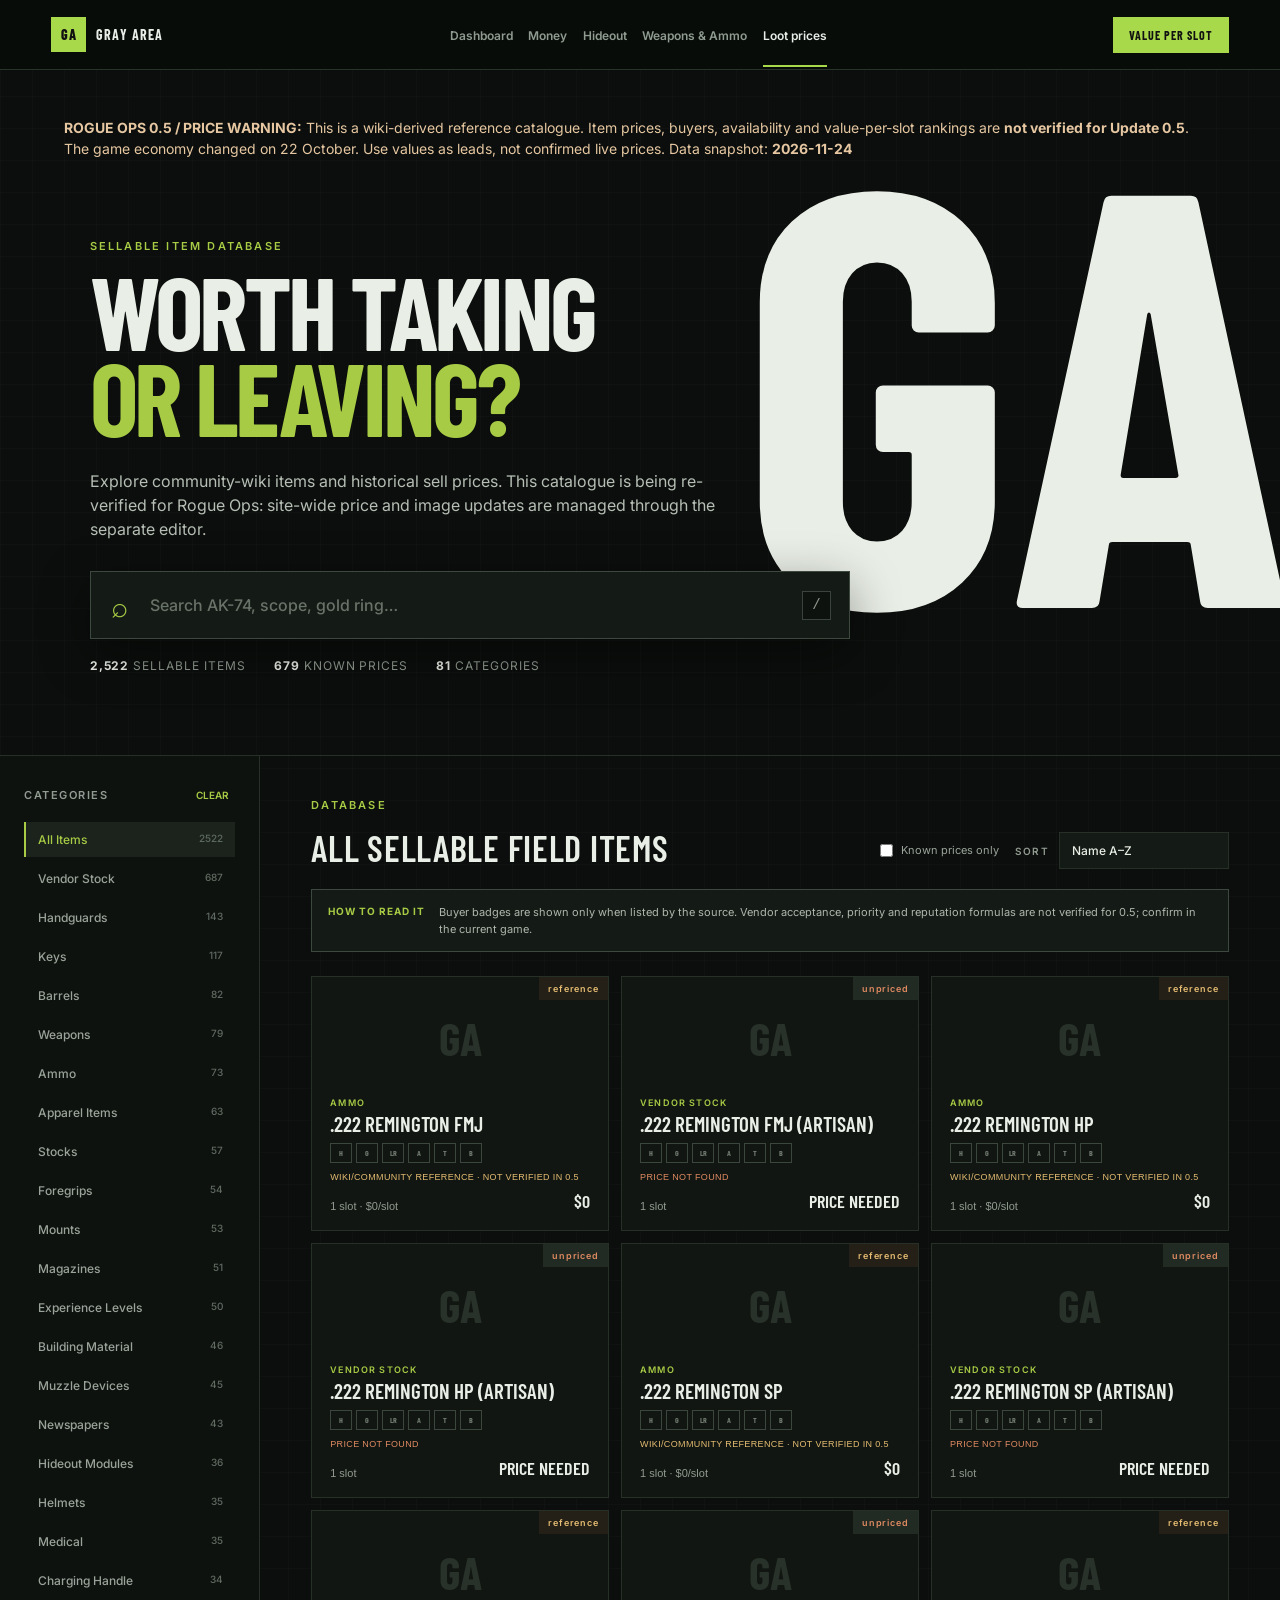
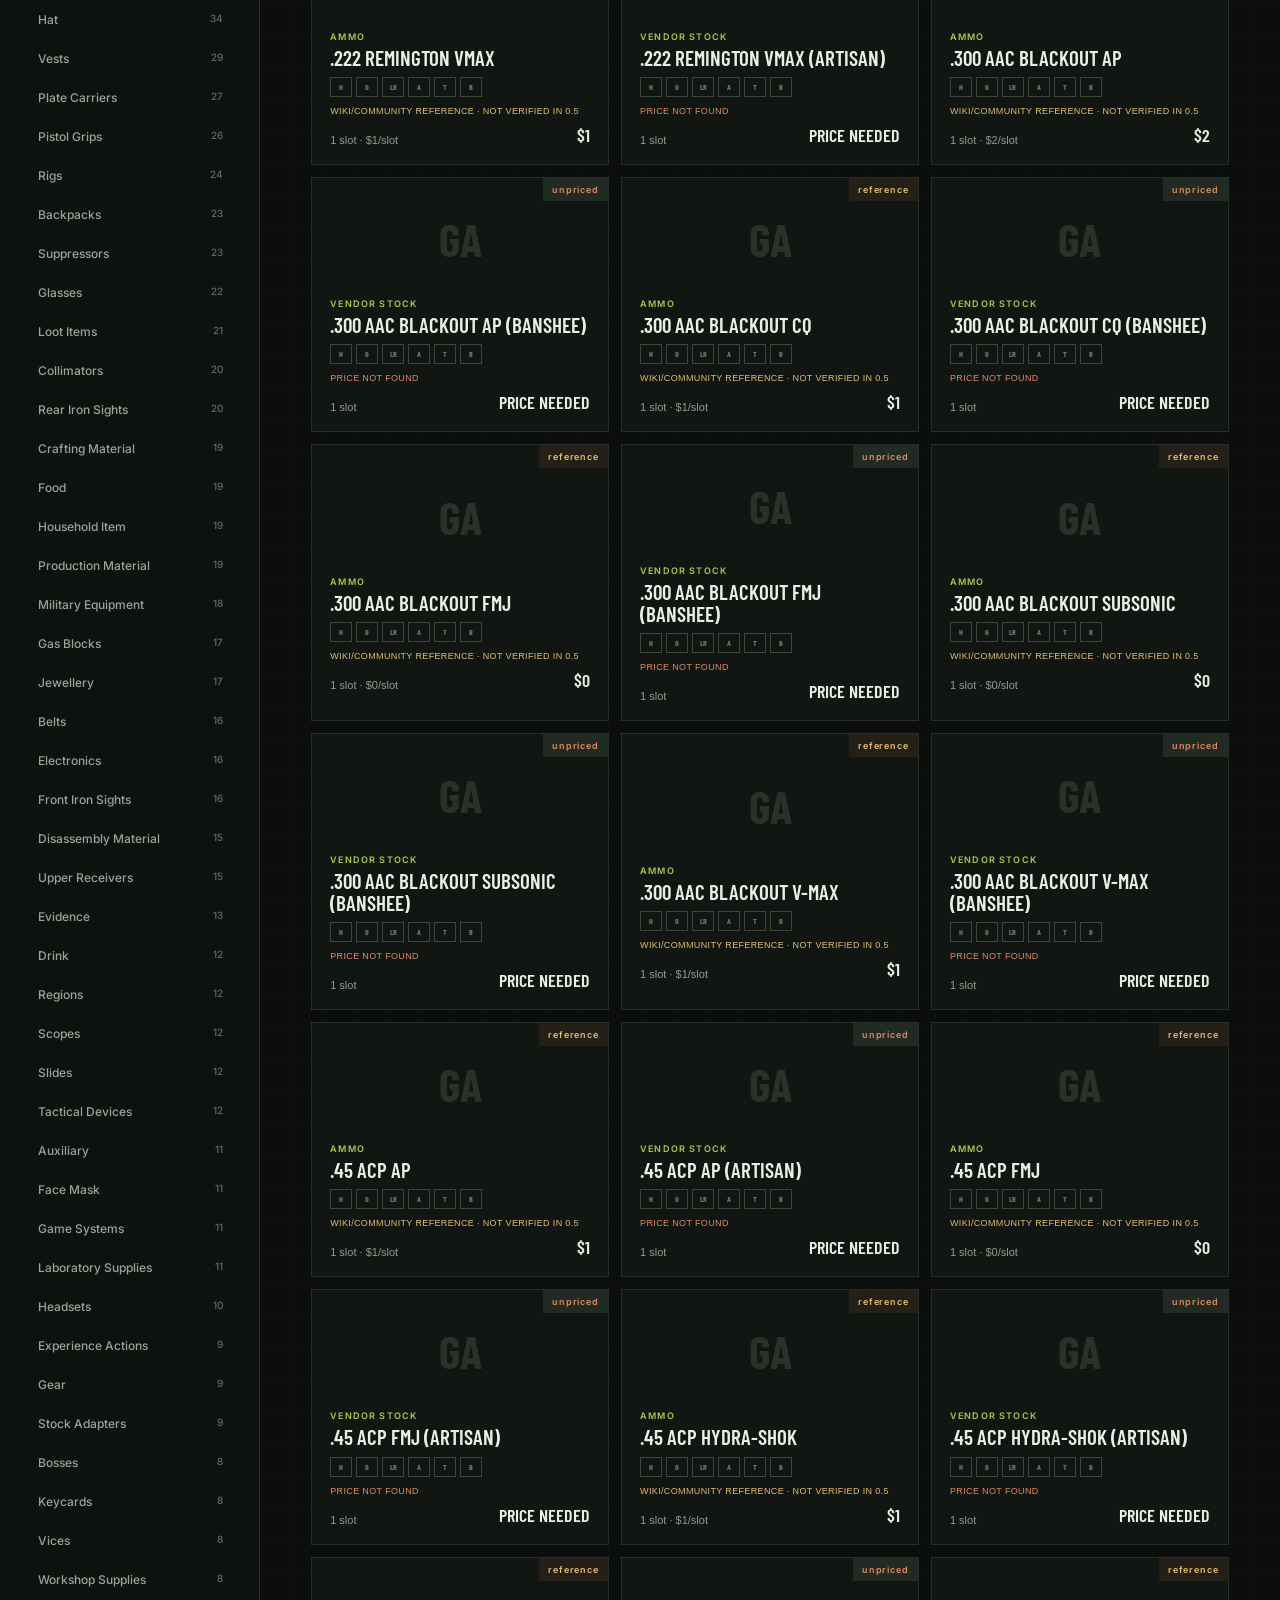
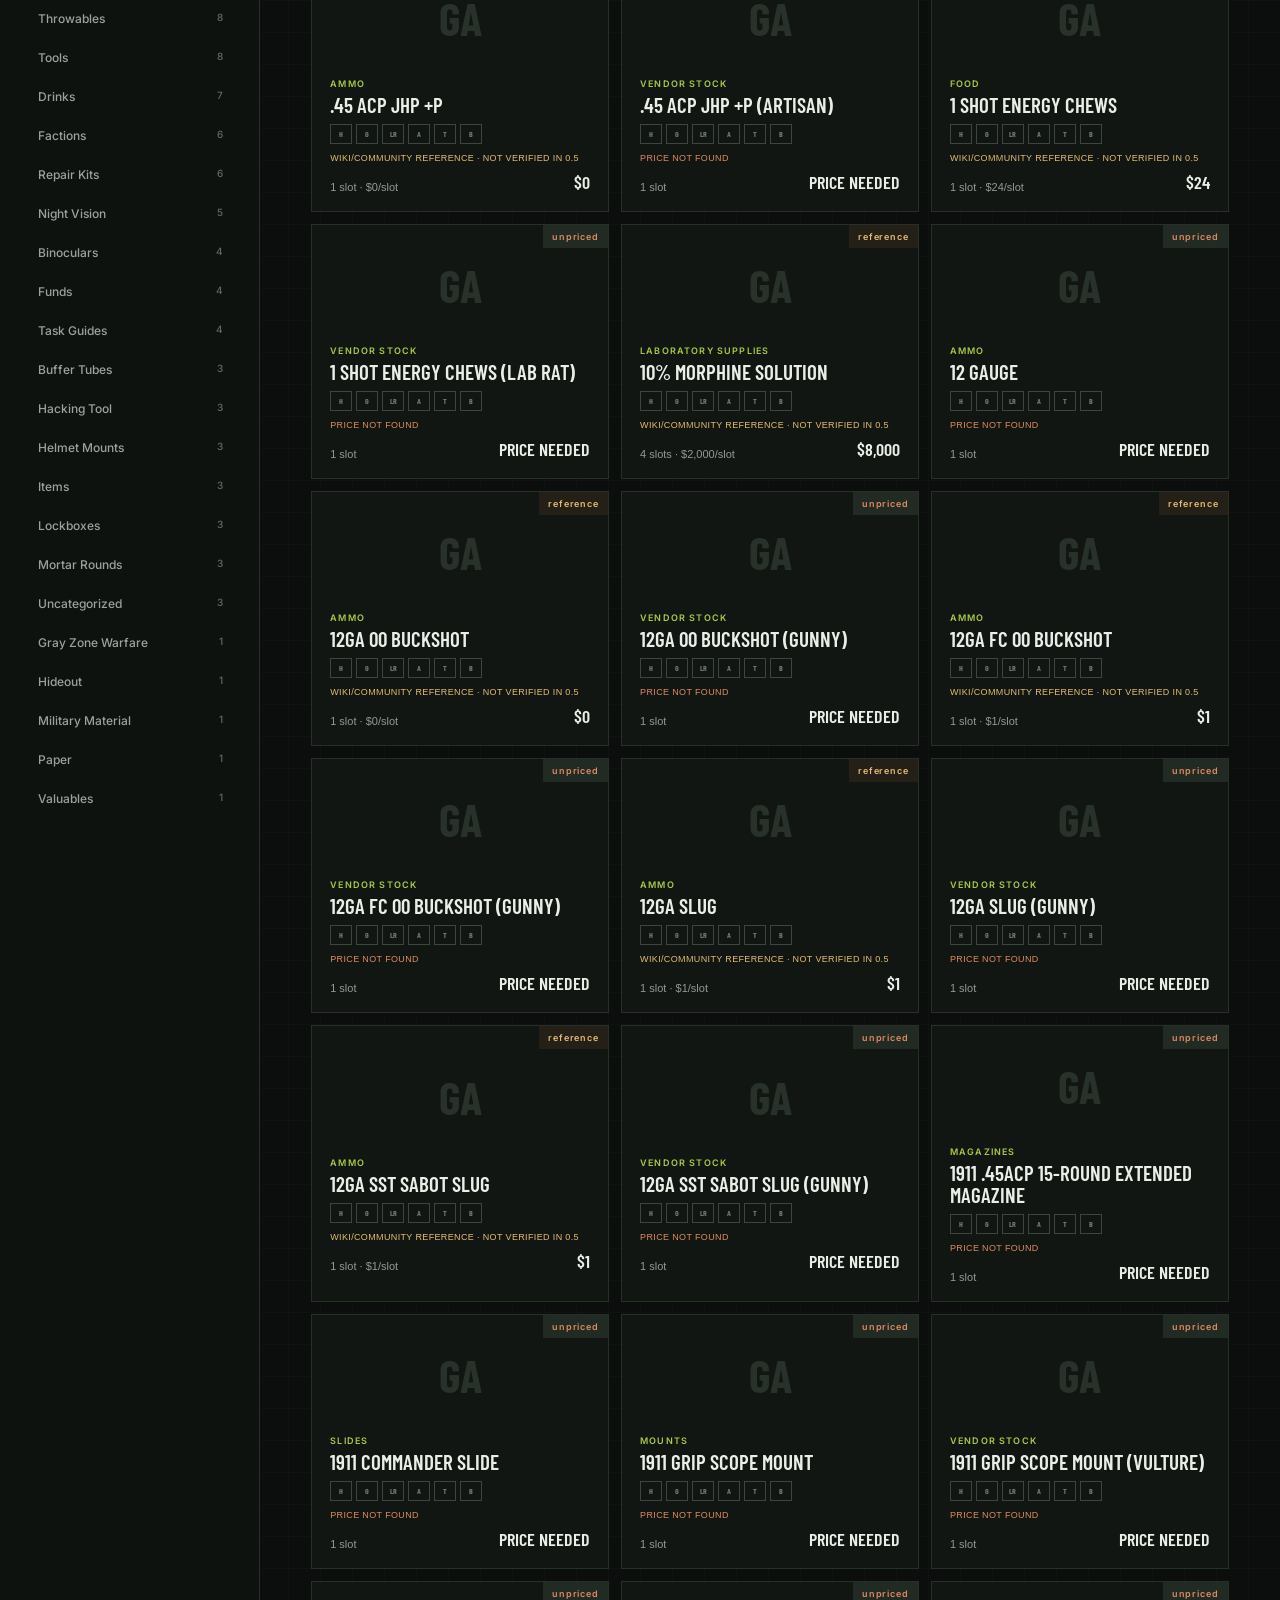
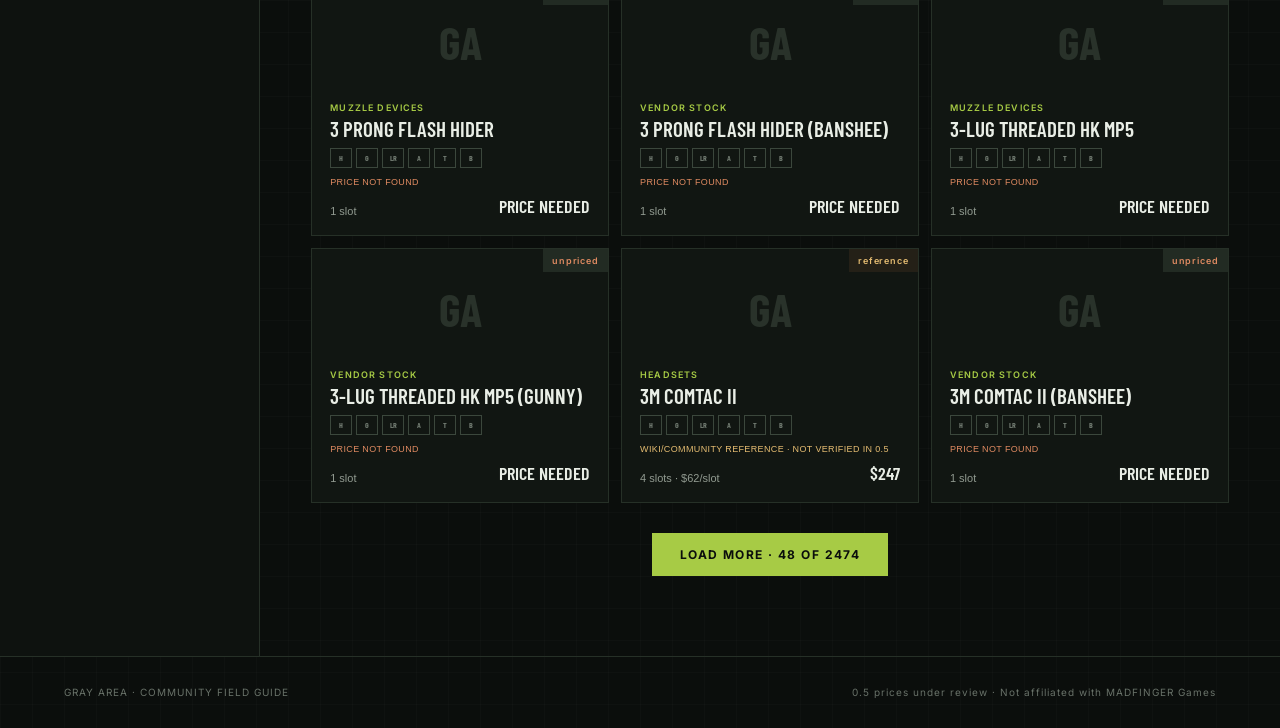
<file: loot.html>
<!doctype html><html lang="en"><head><meta charset="utf-8"><meta name="viewport" content="width=device-width,initial-scale=1"><meta name="description" content="Search sell prices for Gray Zone Warfare loot, weapons, armour and attachments."><title>Loot Catalogue / Historical Prices — Gray Area</title><link rel="preconnect" href="https://fonts.googleapis.com"><link rel="preconnect" href="https://fonts.gstatic.com" crossorigin><link href="https://fonts.googleapis.com/css2?family=Barlow+Condensed:wght@500;600;700&family=Inter:wght@400;500;600&display=swap" rel="stylesheet"><link rel="stylesheet" href="styles.css"><link rel="stylesheet" href="loot.css"><link rel="stylesheet" href="site.css"></head><body class="catalog-page">
<header class="site-header catalog-nav"><a class="site-brand" href="index.html"><span>GA</span><b>GRAY AREA</b></a><nav aria-label="Main navigation"><a href="index.html">Dashboard</a><a href="money.html">Money</a><a href="hideout.html">Hideout</a><a href="weapons.html">Weapons &amp; Ammo</a><a href="loot.html" class="active">Loot prices</a></nav><a class="header-cta" href="money.html">VALUE PER SLOT</a></header>
<main><section class="legacy-note" style="margin:22px max(20px,5vw) 0"><b>ROGUE OPS 0.5 / PRICE WARNING:</b> This is a wiki-derived reference catalogue. Item prices, buyers, availability and value-per-slot rankings are <b>not verified for Update 0.5</b>. The game economy changed on 22 October. Use values as leads, not confirmed live prices. Data snapshot: <b id="dataVersion">checking…</b></section><section class="hero"><p class="eyebrow">SELLABLE ITEM DATABASE</p><h1>Worth taking<br><em>or leaving?</em></h1><p class="intro">Explore community-wiki items and historical sell prices. This catalogue is being re-verified for Rogue Ops: site-wide price and image updates are managed through the separate editor.</p><label class="search-shell" for="search"><span class="search-icon">⌕</span><input id="search" type="search" autocomplete="off" placeholder="Search AK-74, scope, gold ring…"><kbd>/</kbd></label><div class="quick-stats"><span><b id="itemCount">—</b> sellable items</span><span><b id="pricedCount">—</b> known prices</span><span><b id="categoryCount">—</b> categories</span></div></section>
<section class="catalog" aria-label="Item catalogue"><aside class="filters"><div class="filter-heading"><span>CATEGORIES</span><button id="clearFilters" type="button">CLEAR</button></div><div id="categories" class="category-list"></div></aside><div class="results-area"><div class="results-head"><div><p class="eyebrow">DATABASE</p><h2 id="resultTitle">All sellable field items</h2></div><div class="result-controls"><label class="priced-toggle"><input id="pricedOnly" type="checkbox"> Known prices only</label><label class="sort-label">SORT <select id="sort"><option value="name">Name A–Z</option><option value="value-slot">Reference value / slot</option><option value="value-desc">Highest value</option><option value="category">Category</option></select></label></div></div><div class="trader-note"><b>HOW TO READ IT</b><span>Buyer badges are shown only when listed by the source. Vendor acceptance, priority and reputation formulas are not verified for 0.5; confirm in the current game.</span></div><div id="status" class="status">Loading field data…</div><div id="grid" class="item-grid"></div><button id="loadMore" class="load-more" type="button" hidden>LOAD MORE</button></div></section></main>
<dialog id="detailDialog"><button class="dialog-close" data-close aria-label="Close item details">×</button><div id="detailContent"></div></dialog>

<footer><span>GRAY AREA · COMMUNITY FIELD GUIDE</span><span>0.5 prices under review · Not affiliated with MADFINGER Games</span></footer><script src="app.js" defer></script></body></html>
</file>
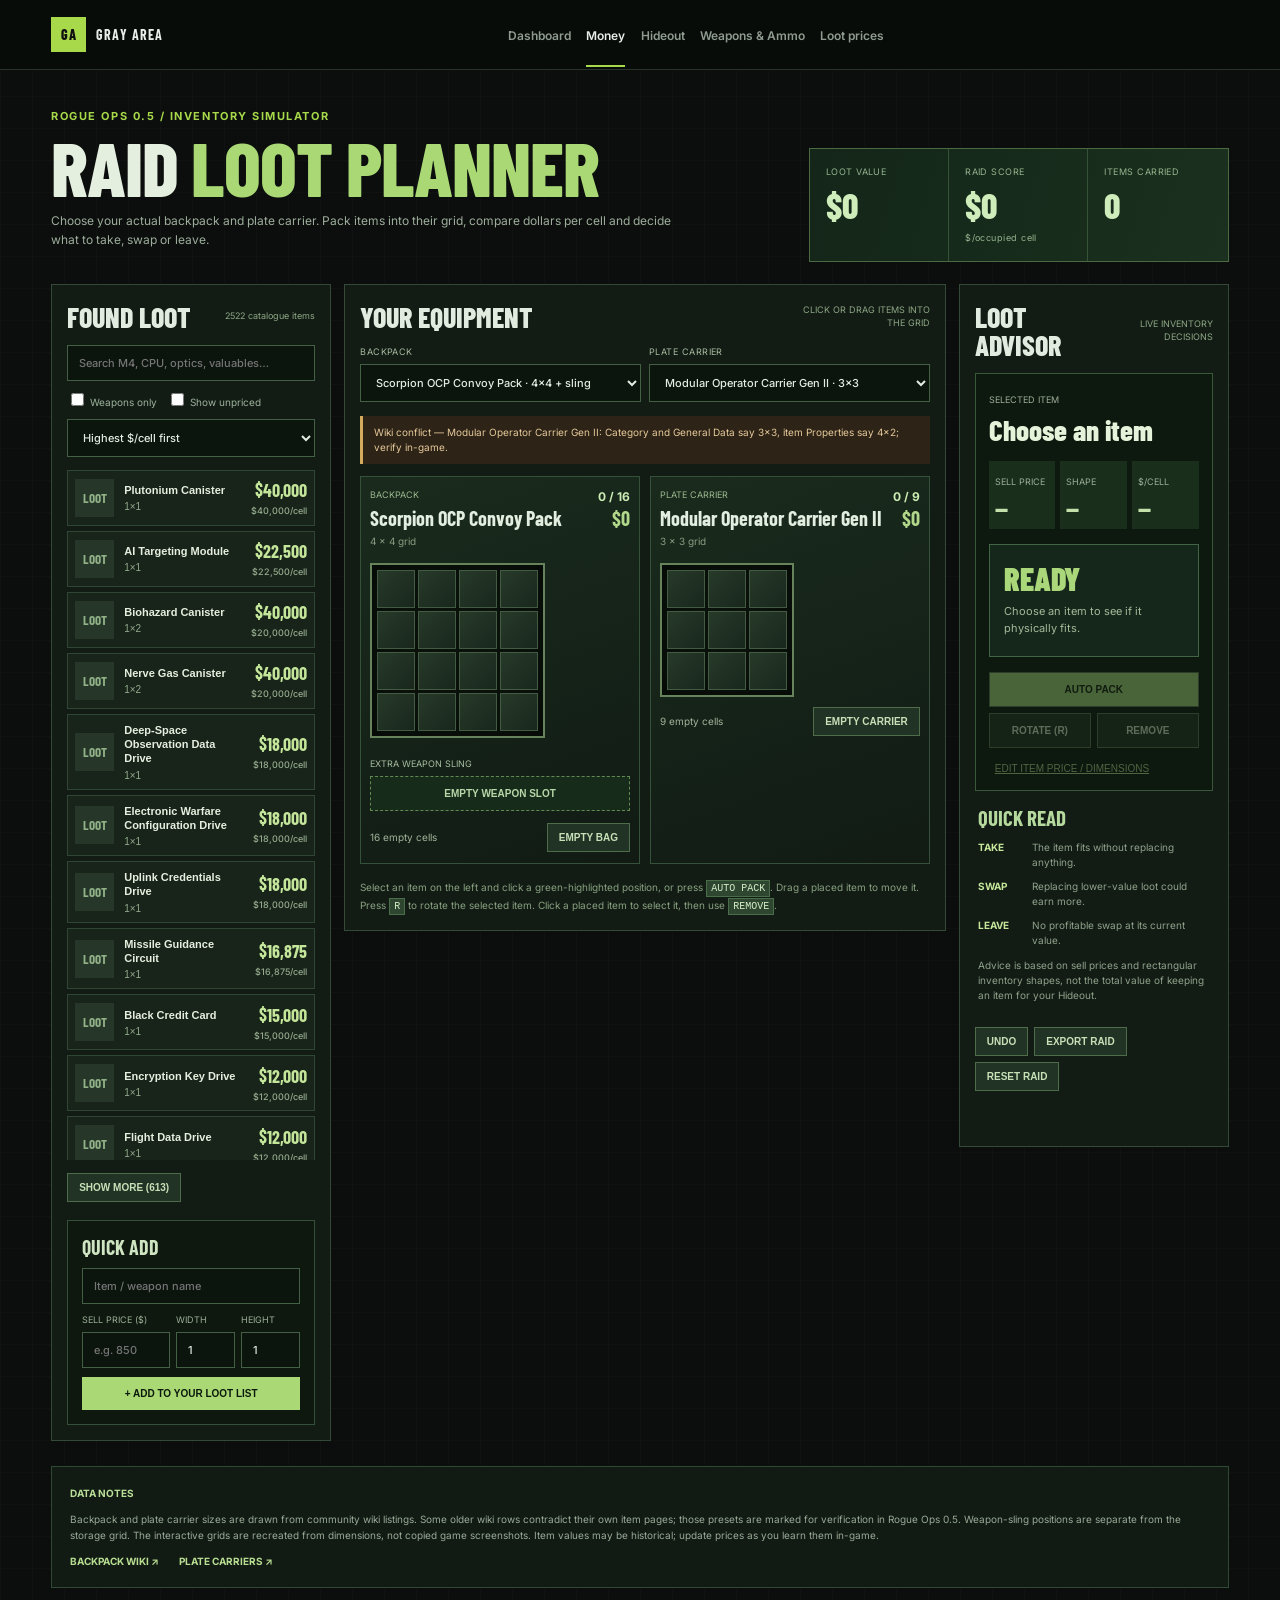
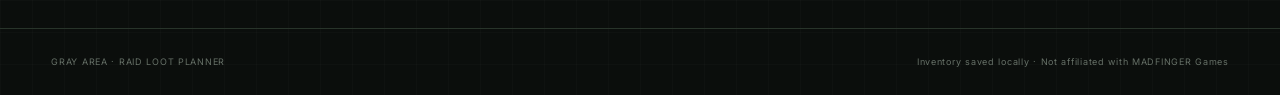
<file: money.html>
<!doctype html><html lang="en"><head><meta charset="utf-8"><meta name="viewport" content="width=device-width,initial-scale=1"><meta name="description" content="Gray Zone Warfare Raid Loot Planner — fit valuable loot and weapons into real backpack and carrier inventory grids; get TAKE, SWAP or LEAVE advice."><title>Money — Raid Loot Planner · Gray Area</title><link href="https://fonts.googleapis.com/css2?family=Barlow+Condensed:wght@500;600;700&family=Inter:wght@400;500;600&display=swap" rel="stylesheet"><link rel="stylesheet" href="styles.css"><link rel="stylesheet" href="site.css"><link rel="stylesheet" href="money-grid.css"></head><body>
<header class="site-header"><a class="site-brand" href="index.html"><span>GA</span><b>GRAY AREA</b></a><nav aria-label="Main navigation"><a href="index.html">Dashboard</a><a href="money.html" class="active">Money</a><a href="hideout.html">Hideout</a><a href="weapons.html">Weapons &amp; Ammo</a><a href="loot.html">Loot prices</a></nav></header>
<main class="site-main raid-main">
<section class="raid-header"><div><p class="kicker">ROGUE OPS 0.5 / INVENTORY SIMULATOR</p><h1>RAID <em>LOOT PLANNER</em></h1><p>Choose your actual backpack and plate carrier. Pack items into their grid, compare dollars per cell and decide what to take, swap or leave.</p></div><div class="raid-overview"><div><small>LOOT VALUE</small><strong id="haulValue">$0</strong></div><div><small>RAID SCORE</small><strong id="raidScore">0</strong><span>$/occupied cell</span></div><div><small>ITEMS CARRIED</small><strong id="itemCount">0</strong></div></div></section>
<div class="raid-layout">
<section class="raid-pick"><div class="raid-pane-head"><h2>FOUND LOOT</h2><span id="catalogStatus">Loading item catalogue…</span></div><div class="raid-search"><input id="searchItems" type="search" placeholder="Search M4, CPU, optics, valuables…" autocomplete="off"><div class="raid-search-options"><label><input id="weaponsOnly" type="checkbox"> Weapons only</label><label><input id="showUnpriced" type="checkbox"> Show unpriced</label></div><select id="sortItems" aria-label="Sort loot"><option value="density">Highest $/cell first</option><option value="price">Highest sale value</option><option value="name">Name A–Z</option></select></div><div id="lootResults" class="raid-item-list"></div><button type="button" id="loadMore" class="raid-muted-button" hidden>LOAD MORE ITEMS</button>
<form id="manualItem" class="raid-manual"><h3>QUICK ADD</h3><input id="manualName" placeholder="Item / weapon name" required maxlength="90"><div><label>SELL PRICE ($)<input id="manualPrice" type="number" min="0" step=".01" required placeholder="e.g. 850"></label><label>WIDTH<input id="manualWidth" type="number" min="1" max="15" value="1" required></label><label>HEIGHT<input id="manualHeight" type="number" min="1" max="15" value="1" required></label></div><button type="submit">+ ADD TO YOUR LOOT LIST</button></form>
</section>
<section class="raid-inventory"><div class="raid-pane-head"><h2>YOUR EQUIPMENT</h2><span>CLICK OR DRAG ITEMS INTO THE GRID</span></div>
<div class="raid-gear-selectors"><label>BACKPACK<select id="bagGear" aria-label="Select backpack"></select></label><label>PLATE CARRIER<select id="carrierGear" aria-label="Select plate carrier"></select></label></div>
<div id="gearWarning" class="raid-warning" hidden></div>
<div class="raid-bag-and-vest">
<div class="raid-gear"><div class="raid-gear-heading"><div><small>BACKPACK</small><h3 id="bagName">Scorpion OCP Convoy Pack</h3><p id="bagDims">4 × 4 grid</p></div><div class="raid-gear-numbers"><b id="bagFilled">0 / 16</b><span id="bagValue">$0</span></div></div><div class="raid-grid-surround"><div class="raid-grid" id="bagGrid" aria-label="Backpack inventory grid" role="group"></div></div><div class="raid-sling" id="slingContainer" hidden><small>EXTRA WEAPON SLING</small><button id="slingSlot" type="button" class="raid-sling-slot">EMPTY WEAPON SLOT</button></div><div class="raid-gear-footer"><span id="bagSpace">16 cells free</span><button type="button" id="clearBag" class="raid-muted-button">EMPTY BAG</button></div></div>
<div class="raid-gear"><div class="raid-gear-heading"><div><small>PLATE CARRIER</small><h3 id="carrierName">Modular Operator Carrier Gen II</h3><p id="carrierDims">3 × 3 grid</p></div><div class="raid-gear-numbers"><b id="carrierFilled">0 / 9</b><span id="carrierValue">$0</span></div></div><div class="raid-grid-surround"><div class="raid-grid" id="carrierGrid" aria-label="Plate carrier inventory grid" role="group"></div></div><div class="raid-gear-footer"><span id="carrierSpace">9 cells free</span><button type="button" id="clearCarrier" class="raid-muted-button">EMPTY CARRIER</button></div></div>
</div>
<p class="raid-grid-instructions">Select an item on the left and click a green-highlighted position, or press <kbd>AUTO PACK</kbd>. Drag a placed item to move it. Press <kbd>R</kbd> to rotate the selected item. Click a placed item to select it, then use <kbd>REMOVE</kbd>.</p>
</section>
<aside class="raid-advisor"><div class="raid-pane-head"><h2>LOOT ADVISOR</h2><span>LIVE INVENTORY DECISIONS</span></div><div class="raid-advisor-card"><small>SELECTED ITEM</small><h3 id="selectedName">Choose an item</h3><div class="raid-advisor-metrics"><div><small>SELL PRICE</small><strong id="selectedValue">—</strong></div><div><small>SHAPE</small><strong id="selectedShape">—</strong></div><div><small>$/CELL</small><strong id="selectedDensity">—</strong></div></div><div id="shapeWarning" class="raid-uncertain" hidden></div><div class="raid-decision"><strong id="adviceLabel">READY</strong><p id="adviceText">Select an item to calculate where it fits and whether it is worth taking.</p><div class="raid-gain" id="adviceGain"></div></div><div class="raid-advisor-actions"><button type="button" id="autoPack" class="raid-action-primary" disabled>AUTO PACK</button><button type="button" id="rotateItem" disabled>ROTATE (R)</button><button type="button" id="removeItem" disabled>REMOVE</button></div><button type="button" id="editItem" class="raid-link-button" disabled>EDIT ITEM PRICE / DIMENSIONS</button></div>
<div class="raid-tips"><h3>QUICK READ</h3><div><b>TAKE</b><span>The item fits without replacing anything.</span></div><div><b>SWAP</b><span>Replacing lower-value loot could earn more.</span></div><div><b>LEAVE</b><span>No profitable swap at its current value.</span></div><p>Advice is based on sell prices and rectangular inventory shapes, not the total value of keeping an item for your Hideout.</p></div><div class="raid-backup"><button id="undo" type="button">UNDO</button><button id="saveBackup" type="button">EXPORT RAID</button><button id="resetRaid" type="button">RESET RAID</button></div><p id="raidMessage" class="raid-message" role="status"></p></aside></div>
<div class="raid-source"><b>DATA NOTES</b><p>Backpack and plate carrier sizes are drawn from community wiki listings. Some older wiki rows contradict their own item pages; those presets are marked for verification in Rogue Ops 0.5. Weapon-sling positions are separate from the storage grid. The interactive grids are recreated from dimensions, not copied game screenshots. Item values may be historical; update prices as you learn them in-game.</p><a href="https://gray-zone-warfare.fandom.com/wiki/Backpacks" target="_blank" rel="noopener noreferrer">BACKPACK WIKI ↗</a><a href="https://gray-zone-warfare.fandom.com/wiki/Plate_Carriers" target="_blank" rel="noopener noreferrer">PLATE CARRIERS ↗</a></div>
</main><footer class="site-footer"><span>GRAY AREA · RAID LOOT PLANNER</span><span>Inventory saved locally · Not affiliated with MADFINGER Games</span></footer><script src="money-grid.js" defer></script></body></html>
</file>
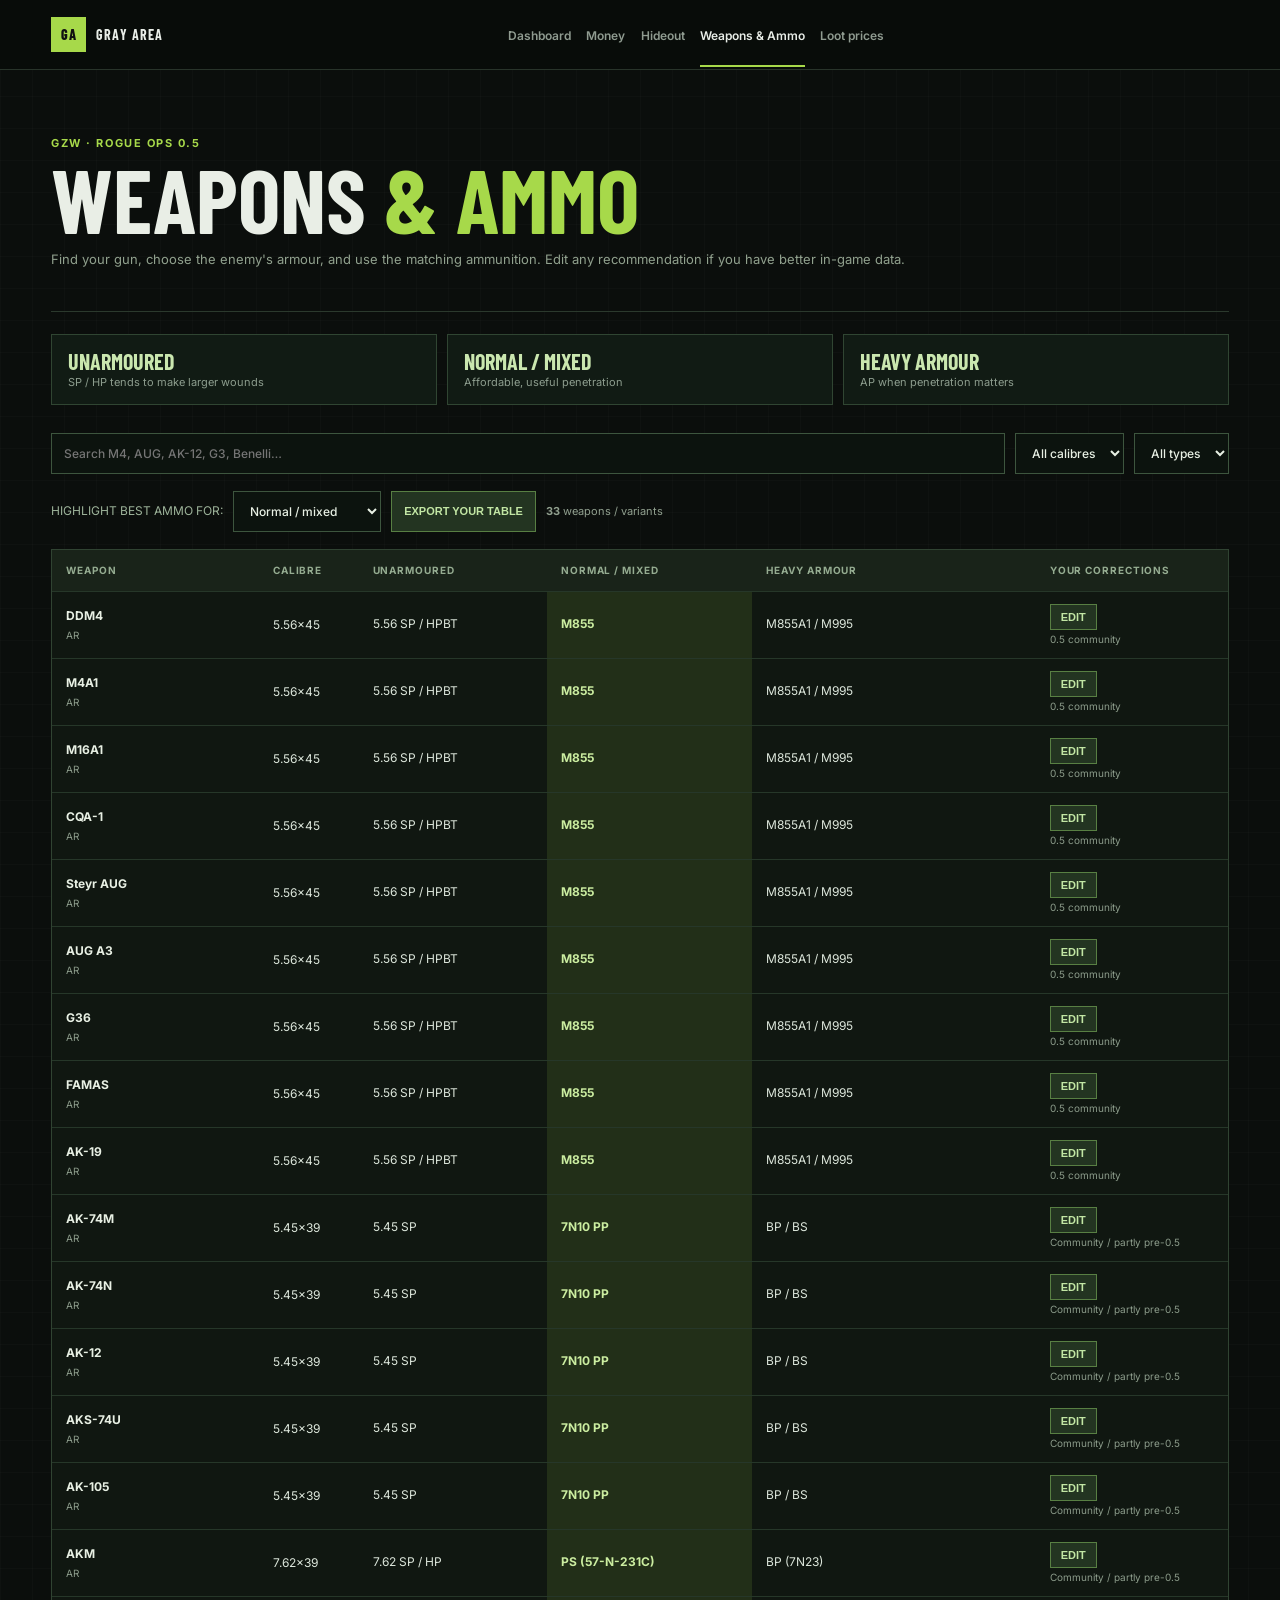
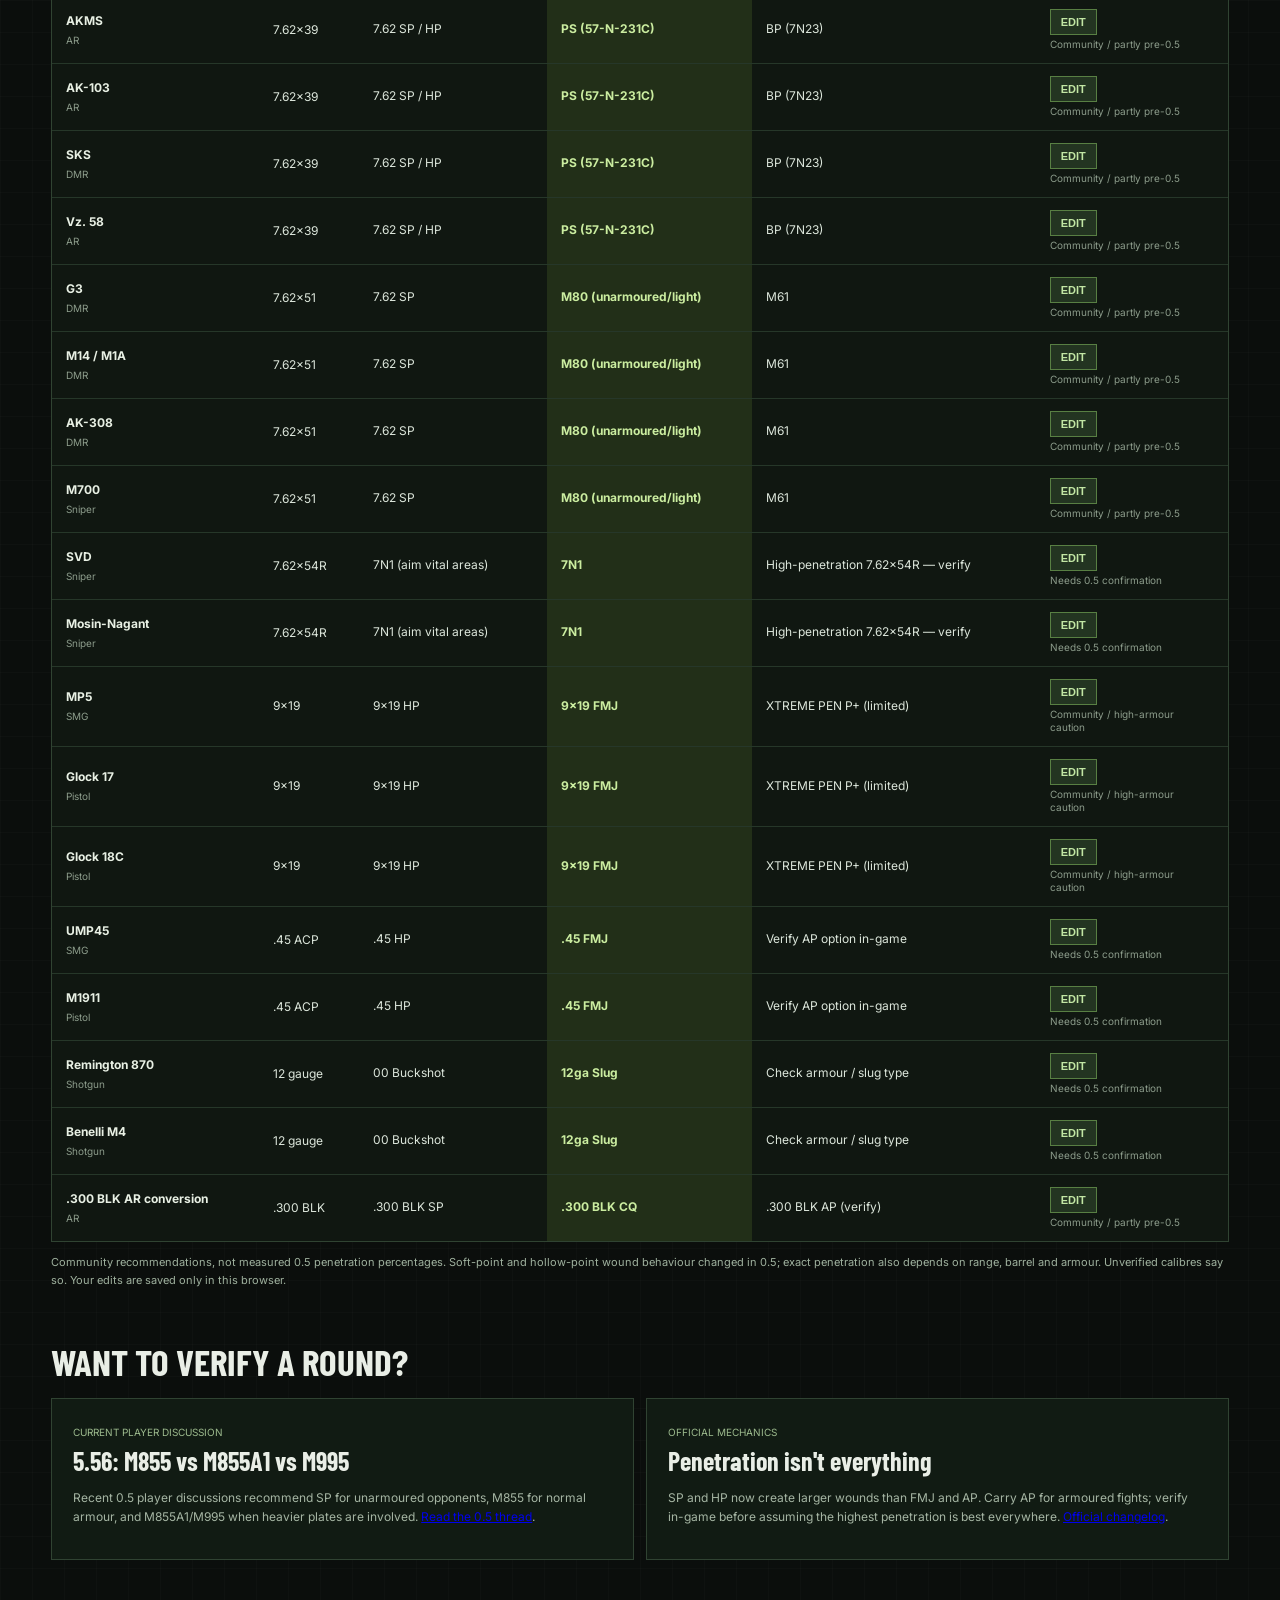
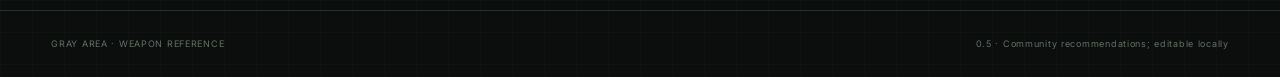
<file: weapons.html>
<!doctype html><html lang="en"><head><meta charset="utf-8"><meta name="viewport" content="width=device-width,initial-scale=1"><meta name="description" content="Gray Zone Warfare 0.5 weapon-to-ammo quick reference: best ammunition for every rifle and gun, by enemy armour."><title>Weapons &amp; Ammo — Gray Area</title><link href="https://fonts.googleapis.com/css2?family=Barlow+Condensed:wght@500;600;700&family=Inter:wght@400;500;600&display=swap" rel="stylesheet"><link rel="stylesheet" href="styles.css"><link rel="stylesheet" href="site.css"><style>
.ammo-col{min-width:155px;max-width:235px}.ammo-col span{display:block;line-height:1.4}.ammo-col.chosen{background:rgba(167,217,74,.12);color:#d4efa8;font-weight:700}
.ammo-col.chosen span{color:#cbeda0}
.ammo-edit{padding:6px 10px}.ammo-table td:last-child{min-width:130px}.ammo-table td:last-child small{max-width:130px;line-height:1.3}
.ammo-table tr[hidden]{display:none}
.ammo-explainer{display:grid;grid-template-columns:repeat(3,1fr);gap:10px;margin-top:22px}
.ammo-explainer div{padding:13px 16px;border:1px solid #304532;background:#111b14}
.ammo-explainer b{display:block;font:700 22px 'Barlow Condensed',sans-serif;color:#cae7af}
.ammo-explainer span{display:block;color:#8d9d8e;font-size:11px}
@media(max-width:760px){.ammo-explainer{grid-template-columns:1fr}.ammo-table{min-width:830px}}
</style></head><body><header class="site-header"><a class="site-brand" href="index.html"><span>GA</span><b>GRAY AREA</b></a><nav><a href="index.html">Dashboard</a><a href="money.html">Money</a><a href="hideout.html">Hideout</a><a href="weapons.html" class="active">Weapons &amp; Ammo</a><a href="loot.html">Loot prices</a></nav></header>
<main class="site-main"><section class="tool-header"><p class="kicker">GZW · ROGUE OPS 0.5</p><h1>WEAPONS <em>&amp; AMMO</em></h1><p>Find your gun, choose the enemy's armour, and use the matching ammunition. Edit any recommendation if you have better in-game data.</p></section>
<div class="ammo-explainer"><div><b>UNARMOURED</b><span>SP / HP tends to make larger wounds</span></div><div><b>NORMAL / MIXED</b><span>Affordable, useful penetration</span></div><div><b>HEAVY ARMOUR</b><span>AP when penetration matters</span></div></div>
<section class="tool-section"><div class="tool-controls"><input id="ammoSearch" class="tool-input" placeholder="Search M4, AUG, AK-12, G3, Benelli…" aria-label="Search weapons"><select id="ammoCaliber" class="tool-select" aria-label="Caliber"><option value="">All calibres</option><option value="5.56×45">5.56×45</option><option value="5.45×39">5.45×39</option><option value="7.62×39">7.62×39</option><option value="7.62×51">7.62×51</option><option value="7.62×54R">7.62×54R</option><option value="9×19">9×19</option><option value=".45 ACP">.45 ACP</option><option value="12 gauge">12 gauge</option><option value=".300 BLK">.300 BLK</option></select><select id="ammoType" class="tool-select" aria-label="Weapon class"><option value="">All types</option><option value="AR">AR</option><option value="DMR">DMR</option><option value="Sniper">Sniper</option><option value="SMG">SMG</option><option value="Pistol">Pistol</option><option value="Shotgun">Shotgun</option></select></div>
<div class="tool-controls"><label style="color:#9db39a;font-size:12px;align-self:center">HIGHLIGHT BEST AMMO FOR:</label><select id="ammoSituation" class="tool-select" aria-label="Target type"><option value="soft">Unarmoured</option><option value="general" selected>Normal / mixed</option><option value="heavy">Heavily armoured</option></select><button id="ammoExport" type="button" class="tool-action">EXPORT YOUR TABLE</button><span style="font-size:11px;color:#91a08f;align-self:center"><b id="ammoCount">33</b> weapons / variants</span></div>
<div class="tool-table-scroll"><table class="tool-table ammo-table"><thead><tr><th>Weapon</th><th>Calibre</th><th>Unarmoured</th><th>Normal / mixed</th><th>Heavy armour</th><th>Your corrections</th></tr></thead><tbody><tr data-id="0" data-caliber="5.56×45" data-kind="AR" data-search="ddm4 5.56×45 ar"><td><b>DDM4</b><small>AR</small></td><td>5.56×45</td><td class="ammo-col" data-scenario="soft"><span data-field="soft">5.56 SP / HPBT</span></td><td class="ammo-col" data-scenario="general"><span data-field="general">M855</span></td><td class="ammo-col" data-scenario="heavy"><span data-field="heavy">M855A1 / M995</span></td><td><button type="button" class="tool-action ammo-edit" data-edit="0">EDIT</button><small data-status="0">0.5 community</small></td></tr><tr data-id="1" data-caliber="5.56×45" data-kind="AR" data-search="m4a1 5.56×45 ar"><td><b>M4A1</b><small>AR</small></td><td>5.56×45</td><td class="ammo-col" data-scenario="soft"><span data-field="soft">5.56 SP / HPBT</span></td><td class="ammo-col" data-scenario="general"><span data-field="general">M855</span></td><td class="ammo-col" data-scenario="heavy"><span data-field="heavy">M855A1 / M995</span></td><td><button type="button" class="tool-action ammo-edit" data-edit="1">EDIT</button><small data-status="1">0.5 community</small></td></tr><tr data-id="2" data-caliber="5.56×45" data-kind="AR" data-search="m16a1 5.56×45 ar"><td><b>M16A1</b><small>AR</small></td><td>5.56×45</td><td class="ammo-col" data-scenario="soft"><span data-field="soft">5.56 SP / HPBT</span></td><td class="ammo-col" data-scenario="general"><span data-field="general">M855</span></td><td class="ammo-col" data-scenario="heavy"><span data-field="heavy">M855A1 / M995</span></td><td><button type="button" class="tool-action ammo-edit" data-edit="2">EDIT</button><small data-status="2">0.5 community</small></td></tr><tr data-id="3" data-caliber="5.56×45" data-kind="AR" data-search="cqa-1 5.56×45 ar"><td><b>CQA-1</b><small>AR</small></td><td>5.56×45</td><td class="ammo-col" data-scenario="soft"><span data-field="soft">5.56 SP / HPBT</span></td><td class="ammo-col" data-scenario="general"><span data-field="general">M855</span></td><td class="ammo-col" data-scenario="heavy"><span data-field="heavy">M855A1 / M995</span></td><td><button type="button" class="tool-action ammo-edit" data-edit="3">EDIT</button><small data-status="3">0.5 community</small></td></tr><tr data-id="4" data-caliber="5.56×45" data-kind="AR" data-search="steyr aug 5.56×45 ar"><td><b>Steyr AUG</b><small>AR</small></td><td>5.56×45</td><td class="ammo-col" data-scenario="soft"><span data-field="soft">5.56 SP / HPBT</span></td><td class="ammo-col" data-scenario="general"><span data-field="general">M855</span></td><td class="ammo-col" data-scenario="heavy"><span data-field="heavy">M855A1 / M995</span></td><td><button type="button" class="tool-action ammo-edit" data-edit="4">EDIT</button><small data-status="4">0.5 community</small></td></tr><tr data-id="5" data-caliber="5.56×45" data-kind="AR" data-search="aug a3 5.56×45 ar"><td><b>AUG A3</b><small>AR</small></td><td>5.56×45</td><td class="ammo-col" data-scenario="soft"><span data-field="soft">5.56 SP / HPBT</span></td><td class="ammo-col" data-scenario="general"><span data-field="general">M855</span></td><td class="ammo-col" data-scenario="heavy"><span data-field="heavy">M855A1 / M995</span></td><td><button type="button" class="tool-action ammo-edit" data-edit="5">EDIT</button><small data-status="5">0.5 community</small></td></tr><tr data-id="6" data-caliber="5.56×45" data-kind="AR" data-search="g36 5.56×45 ar"><td><b>G36</b><small>AR</small></td><td>5.56×45</td><td class="ammo-col" data-scenario="soft"><span data-field="soft">5.56 SP / HPBT</span></td><td class="ammo-col" data-scenario="general"><span data-field="general">M855</span></td><td class="ammo-col" data-scenario="heavy"><span data-field="heavy">M855A1 / M995</span></td><td><button type="button" class="tool-action ammo-edit" data-edit="6">EDIT</button><small data-status="6">0.5 community</small></td></tr><tr data-id="7" data-caliber="5.56×45" data-kind="AR" data-search="famas 5.56×45 ar"><td><b>FAMAS</b><small>AR</small></td><td>5.56×45</td><td class="ammo-col" data-scenario="soft"><span data-field="soft">5.56 SP / HPBT</span></td><td class="ammo-col" data-scenario="general"><span data-field="general">M855</span></td><td class="ammo-col" data-scenario="heavy"><span data-field="heavy">M855A1 / M995</span></td><td><button type="button" class="tool-action ammo-edit" data-edit="7">EDIT</button><small data-status="7">0.5 community</small></td></tr><tr data-id="8" data-caliber="5.56×45" data-kind="AR" data-search="ak-19 5.56×45 ar"><td><b>AK-19</b><small>AR</small></td><td>5.56×45</td><td class="ammo-col" data-scenario="soft"><span data-field="soft">5.56 SP / HPBT</span></td><td class="ammo-col" data-scenario="general"><span data-field="general">M855</span></td><td class="ammo-col" data-scenario="heavy"><span data-field="heavy">M855A1 / M995</span></td><td><button type="button" class="tool-action ammo-edit" data-edit="8">EDIT</button><small data-status="8">0.5 community</small></td></tr><tr data-id="9" data-caliber="5.45×39" data-kind="AR" data-search="ak-74m 5.45×39 ar"><td><b>AK-74M</b><small>AR</small></td><td>5.45×39</td><td class="ammo-col" data-scenario="soft"><span data-field="soft">5.45 SP</span></td><td class="ammo-col" data-scenario="general"><span data-field="general">7N10 PP</span></td><td class="ammo-col" data-scenario="heavy"><span data-field="heavy">BP / BS</span></td><td><button type="button" class="tool-action ammo-edit" data-edit="9">EDIT</button><small data-status="9">Community / partly pre-0.5</small></td></tr><tr data-id="10" data-caliber="5.45×39" data-kind="AR" data-search="ak-74n 5.45×39 ar"><td><b>AK-74N</b><small>AR</small></td><td>5.45×39</td><td class="ammo-col" data-scenario="soft"><span data-field="soft">5.45 SP</span></td><td class="ammo-col" data-scenario="general"><span data-field="general">7N10 PP</span></td><td class="ammo-col" data-scenario="heavy"><span data-field="heavy">BP / BS</span></td><td><button type="button" class="tool-action ammo-edit" data-edit="10">EDIT</button><small data-status="10">Community / partly pre-0.5</small></td></tr><tr data-id="11" data-caliber="5.45×39" data-kind="AR" data-search="ak-12 5.45×39 ar"><td><b>AK-12</b><small>AR</small></td><td>5.45×39</td><td class="ammo-col" data-scenario="soft"><span data-field="soft">5.45 SP</span></td><td class="ammo-col" data-scenario="general"><span data-field="general">7N10 PP</span></td><td class="ammo-col" data-scenario="heavy"><span data-field="heavy">BP / BS</span></td><td><button type="button" class="tool-action ammo-edit" data-edit="11">EDIT</button><small data-status="11">Community / partly pre-0.5</small></td></tr><tr data-id="12" data-caliber="5.45×39" data-kind="AR" data-search="aks-74u 5.45×39 ar"><td><b>AKS-74U</b><small>AR</small></td><td>5.45×39</td><td class="ammo-col" data-scenario="soft"><span data-field="soft">5.45 SP</span></td><td class="ammo-col" data-scenario="general"><span data-field="general">7N10 PP</span></td><td class="ammo-col" data-scenario="heavy"><span data-field="heavy">BP / BS</span></td><td><button type="button" class="tool-action ammo-edit" data-edit="12">EDIT</button><small data-status="12">Community / partly pre-0.5</small></td></tr><tr data-id="13" data-caliber="5.45×39" data-kind="AR" data-search="ak-105 5.45×39 ar"><td><b>AK-105</b><small>AR</small></td><td>5.45×39</td><td class="ammo-col" data-scenario="soft"><span data-field="soft">5.45 SP</span></td><td class="ammo-col" data-scenario="general"><span data-field="general">7N10 PP</span></td><td class="ammo-col" data-scenario="heavy"><span data-field="heavy">BP / BS</span></td><td><button type="button" class="tool-action ammo-edit" data-edit="13">EDIT</button><small data-status="13">Community / partly pre-0.5</small></td></tr><tr data-id="14" data-caliber="7.62×39" data-kind="AR" data-search="akm 7.62×39 ar"><td><b>AKM</b><small>AR</small></td><td>7.62×39</td><td class="ammo-col" data-scenario="soft"><span data-field="soft">7.62 SP / HP</span></td><td class="ammo-col" data-scenario="general"><span data-field="general">PS (57-N-231C)</span></td><td class="ammo-col" data-scenario="heavy"><span data-field="heavy">BP (7N23)</span></td><td><button type="button" class="tool-action ammo-edit" data-edit="14">EDIT</button><small data-status="14">Community / partly pre-0.5</small></td></tr><tr data-id="15" data-caliber="7.62×39" data-kind="AR" data-search="akms 7.62×39 ar"><td><b>AKMS</b><small>AR</small></td><td>7.62×39</td><td class="ammo-col" data-scenario="soft"><span data-field="soft">7.62 SP / HP</span></td><td class="ammo-col" data-scenario="general"><span data-field="general">PS (57-N-231C)</span></td><td class="ammo-col" data-scenario="heavy"><span data-field="heavy">BP (7N23)</span></td><td><button type="button" class="tool-action ammo-edit" data-edit="15">EDIT</button><small data-status="15">Community / partly pre-0.5</small></td></tr><tr data-id="16" data-caliber="7.62×39" data-kind="AR" data-search="ak-103 7.62×39 ar"><td><b>AK-103</b><small>AR</small></td><td>7.62×39</td><td class="ammo-col" data-scenario="soft"><span data-field="soft">7.62 SP / HP</span></td><td class="ammo-col" data-scenario="general"><span data-field="general">PS (57-N-231C)</span></td><td class="ammo-col" data-scenario="heavy"><span data-field="heavy">BP (7N23)</span></td><td><button type="button" class="tool-action ammo-edit" data-edit="16">EDIT</button><small data-status="16">Community / partly pre-0.5</small></td></tr><tr data-id="17" data-caliber="7.62×39" data-kind="DMR" data-search="sks 7.62×39 dmr"><td><b>SKS</b><small>DMR</small></td><td>7.62×39</td><td class="ammo-col" data-scenario="soft"><span data-field="soft">7.62 SP / HP</span></td><td class="ammo-col" data-scenario="general"><span data-field="general">PS (57-N-231C)</span></td><td class="ammo-col" data-scenario="heavy"><span data-field="heavy">BP (7N23)</span></td><td><button type="button" class="tool-action ammo-edit" data-edit="17">EDIT</button><small data-status="17">Community / partly pre-0.5</small></td></tr><tr data-id="18" data-caliber="7.62×39" data-kind="AR" data-search="vz. 58 7.62×39 ar"><td><b>Vz. 58</b><small>AR</small></td><td>7.62×39</td><td class="ammo-col" data-scenario="soft"><span data-field="soft">7.62 SP / HP</span></td><td class="ammo-col" data-scenario="general"><span data-field="general">PS (57-N-231C)</span></td><td class="ammo-col" data-scenario="heavy"><span data-field="heavy">BP (7N23)</span></td><td><button type="button" class="tool-action ammo-edit" data-edit="18">EDIT</button><small data-status="18">Community / partly pre-0.5</small></td></tr><tr data-id="19" data-caliber="7.62×51" data-kind="DMR" data-search="g3 7.62×51 dmr"><td><b>G3</b><small>DMR</small></td><td>7.62×51</td><td class="ammo-col" data-scenario="soft"><span data-field="soft">7.62 SP</span></td><td class="ammo-col" data-scenario="general"><span data-field="general">M80 (unarmoured/light)</span></td><td class="ammo-col" data-scenario="heavy"><span data-field="heavy">M61</span></td><td><button type="button" class="tool-action ammo-edit" data-edit="19">EDIT</button><small data-status="19">Community / partly pre-0.5</small></td></tr><tr data-id="20" data-caliber="7.62×51" data-kind="DMR" data-search="m14 / m1a 7.62×51 dmr"><td><b>M14 / M1A</b><small>DMR</small></td><td>7.62×51</td><td class="ammo-col" data-scenario="soft"><span data-field="soft">7.62 SP</span></td><td class="ammo-col" data-scenario="general"><span data-field="general">M80 (unarmoured/light)</span></td><td class="ammo-col" data-scenario="heavy"><span data-field="heavy">M61</span></td><td><button type="button" class="tool-action ammo-edit" data-edit="20">EDIT</button><small data-status="20">Community / partly pre-0.5</small></td></tr><tr data-id="21" data-caliber="7.62×51" data-kind="DMR" data-search="ak-308 7.62×51 dmr"><td><b>AK-308</b><small>DMR</small></td><td>7.62×51</td><td class="ammo-col" data-scenario="soft"><span data-field="soft">7.62 SP</span></td><td class="ammo-col" data-scenario="general"><span data-field="general">M80 (unarmoured/light)</span></td><td class="ammo-col" data-scenario="heavy"><span data-field="heavy">M61</span></td><td><button type="button" class="tool-action ammo-edit" data-edit="21">EDIT</button><small data-status="21">Community / partly pre-0.5</small></td></tr><tr data-id="22" data-caliber="7.62×51" data-kind="Sniper" data-search="m700 7.62×51 sniper"><td><b>M700</b><small>Sniper</small></td><td>7.62×51</td><td class="ammo-col" data-scenario="soft"><span data-field="soft">7.62 SP</span></td><td class="ammo-col" data-scenario="general"><span data-field="general">M80 (unarmoured/light)</span></td><td class="ammo-col" data-scenario="heavy"><span data-field="heavy">M61</span></td><td><button type="button" class="tool-action ammo-edit" data-edit="22">EDIT</button><small data-status="22">Community / partly pre-0.5</small></td></tr><tr data-id="23" data-caliber="7.62×54R" data-kind="Sniper" data-search="svd 7.62×54r sniper"><td><b>SVD</b><small>Sniper</small></td><td>7.62×54R</td><td class="ammo-col" data-scenario="soft"><span data-field="soft">7N1 (aim vital areas)</span></td><td class="ammo-col" data-scenario="general"><span data-field="general">7N1</span></td><td class="ammo-col" data-scenario="heavy"><span data-field="heavy">High-penetration 7.62×54R — verify</span></td><td><button type="button" class="tool-action ammo-edit" data-edit="23">EDIT</button><small data-status="23">Needs 0.5 confirmation</small></td></tr><tr data-id="24" data-caliber="7.62×54R" data-kind="Sniper" data-search="mosin-nagant 7.62×54r sniper"><td><b>Mosin-Nagant</b><small>Sniper</small></td><td>7.62×54R</td><td class="ammo-col" data-scenario="soft"><span data-field="soft">7N1 (aim vital areas)</span></td><td class="ammo-col" data-scenario="general"><span data-field="general">7N1</span></td><td class="ammo-col" data-scenario="heavy"><span data-field="heavy">High-penetration 7.62×54R — verify</span></td><td><button type="button" class="tool-action ammo-edit" data-edit="24">EDIT</button><small data-status="24">Needs 0.5 confirmation</small></td></tr><tr data-id="25" data-caliber="9×19" data-kind="SMG" data-search="mp5 9×19 smg"><td><b>MP5</b><small>SMG</small></td><td>9×19</td><td class="ammo-col" data-scenario="soft"><span data-field="soft">9×19 HP</span></td><td class="ammo-col" data-scenario="general"><span data-field="general">9×19 FMJ</span></td><td class="ammo-col" data-scenario="heavy"><span data-field="heavy">XTREME PEN P+ (limited)</span></td><td><button type="button" class="tool-action ammo-edit" data-edit="25">EDIT</button><small data-status="25">Community / high-armour caution</small></td></tr><tr data-id="26" data-caliber="9×19" data-kind="Pistol" data-search="glock 17 9×19 pistol"><td><b>Glock 17</b><small>Pistol</small></td><td>9×19</td><td class="ammo-col" data-scenario="soft"><span data-field="soft">9×19 HP</span></td><td class="ammo-col" data-scenario="general"><span data-field="general">9×19 FMJ</span></td><td class="ammo-col" data-scenario="heavy"><span data-field="heavy">XTREME PEN P+ (limited)</span></td><td><button type="button" class="tool-action ammo-edit" data-edit="26">EDIT</button><small data-status="26">Community / high-armour caution</small></td></tr><tr data-id="27" data-caliber="9×19" data-kind="Pistol" data-search="glock 18c 9×19 pistol"><td><b>Glock 18C</b><small>Pistol</small></td><td>9×19</td><td class="ammo-col" data-scenario="soft"><span data-field="soft">9×19 HP</span></td><td class="ammo-col" data-scenario="general"><span data-field="general">9×19 FMJ</span></td><td class="ammo-col" data-scenario="heavy"><span data-field="heavy">XTREME PEN P+ (limited)</span></td><td><button type="button" class="tool-action ammo-edit" data-edit="27">EDIT</button><small data-status="27">Community / high-armour caution</small></td></tr><tr data-id="28" data-caliber=".45 ACP" data-kind="SMG" data-search="ump45 .45 acp smg"><td><b>UMP45</b><small>SMG</small></td><td>.45 ACP</td><td class="ammo-col" data-scenario="soft"><span data-field="soft">.45 HP</span></td><td class="ammo-col" data-scenario="general"><span data-field="general">.45 FMJ</span></td><td class="ammo-col" data-scenario="heavy"><span data-field="heavy">Verify AP option in-game</span></td><td><button type="button" class="tool-action ammo-edit" data-edit="28">EDIT</button><small data-status="28">Needs 0.5 confirmation</small></td></tr><tr data-id="29" data-caliber=".45 ACP" data-kind="Pistol" data-search="m1911 .45 acp pistol"><td><b>M1911</b><small>Pistol</small></td><td>.45 ACP</td><td class="ammo-col" data-scenario="soft"><span data-field="soft">.45 HP</span></td><td class="ammo-col" data-scenario="general"><span data-field="general">.45 FMJ</span></td><td class="ammo-col" data-scenario="heavy"><span data-field="heavy">Verify AP option in-game</span></td><td><button type="button" class="tool-action ammo-edit" data-edit="29">EDIT</button><small data-status="29">Needs 0.5 confirmation</small></td></tr><tr data-id="30" data-caliber="12 gauge" data-kind="Shotgun" data-search="remington 870 12 gauge shotgun"><td><b>Remington 870</b><small>Shotgun</small></td><td>12 gauge</td><td class="ammo-col" data-scenario="soft"><span data-field="soft">00 Buckshot</span></td><td class="ammo-col" data-scenario="general"><span data-field="general">12ga Slug</span></td><td class="ammo-col" data-scenario="heavy"><span data-field="heavy">Check armour / slug type</span></td><td><button type="button" class="tool-action ammo-edit" data-edit="30">EDIT</button><small data-status="30">Needs 0.5 confirmation</small></td></tr><tr data-id="31" data-caliber="12 gauge" data-kind="Shotgun" data-search="benelli m4 12 gauge shotgun"><td><b>Benelli M4</b><small>Shotgun</small></td><td>12 gauge</td><td class="ammo-col" data-scenario="soft"><span data-field="soft">00 Buckshot</span></td><td class="ammo-col" data-scenario="general"><span data-field="general">12ga Slug</span></td><td class="ammo-col" data-scenario="heavy"><span data-field="heavy">Check armour / slug type</span></td><td><button type="button" class="tool-action ammo-edit" data-edit="31">EDIT</button><small data-status="31">Needs 0.5 confirmation</small></td></tr><tr data-id="32" data-caliber=".300 BLK" data-kind="AR" data-search=".300 blk ar conversion .300 blk ar"><td><b>.300 BLK AR conversion</b><small>AR</small></td><td>.300 BLK</td><td class="ammo-col" data-scenario="soft"><span data-field="soft">.300 BLK SP</span></td><td class="ammo-col" data-scenario="general"><span data-field="general">.300 BLK CQ</span></td><td class="ammo-col" data-scenario="heavy"><span data-field="heavy">.300 BLK AP (verify)</span></td><td><button type="button" class="tool-action ammo-edit" data-edit="32">EDIT</button><small data-status="32">Community / partly pre-0.5</small></td></tr></tbody></table></div>
<p class="tool-note">Community recommendations, not measured 0.5 penetration percentages. Soft-point and hollow-point wound behaviour changed in 0.5; exact penetration also depends on range, barrel and armour. Unverified calibres say so. Your edits are saved only in this browser.</p></section>
<section class="tool-section"><h2>Want to verify a round?</h2><div class="tool-card-grid"><div class="tool-card"><small>CURRENT PLAYER DISCUSSION</small><h3>5.56: M855 vs M855A1 vs M995</h3><p>Recent 0.5 player discussions recommend SP for unarmoured opponents, M855 for normal armour, and M855A1/M995 when heavier plates are involved. <a href="https://www.reddit.com/r/GrayZoneWarfare/comments/1xgtwql/quick_ammo_check_in_for_05/" target="_blank" rel="noopener noreferrer">Read the 0.5 thread</a>.</p></div><div class="tool-card"><small>OFFICIAL MECHANICS</small><h3>Penetration isn't everything</h3><p>SP and HP now create larger wounds than FMJ and AP. Carry AP for armoured fights; verify in-game before assuming the highest penetration is best everywhere. <a href="https://www.grayzonewarfare.com/news/rogue-ops-out-now-changelog" target="_blank" rel="noopener noreferrer">Official changelog</a>.</p></div></div></section></main><footer class="site-footer"><span>GRAY AREA · WEAPON REFERENCE</span><span>0.5 · Community recommendations; editable locally</span></footer><script>
(()=>{'use strict';
const KEY='grayarea-ammo-overrides-v1', rows=[...document.querySelectorAll('.ammo-table tbody tr')], $=s=>document.querySelector(s);let changes={};try{changes=JSON.parse(localStorage.getItem(KEY)||'{}')||{}}catch(e){changes={}}
function updateOverrides(){for(const tr of rows){const edit=changes[tr.dataset.id];if(!edit)continue;for(const field of ['soft','general','heavy']){const cell=tr.querySelector('[data-field="'+field+'"]');if(cell&&typeof edit[field]==='string')cell.textContent=edit[field];}tr.querySelector('[data-status]').textContent='YOUR SAVED EDIT';}}
function apply(){const q=$('#ammoSearch').value.trim().toLowerCase(),c=$('#ammoCaliber').value,k=$('#ammoType').value;let count=0;for(const tr of rows){const show=(!q||tr.dataset.search.includes(q))&&(!c||tr.dataset.caliber===c)&&(!k||tr.dataset.kind===k);tr.hidden=!show;if(show)count++;}$('#ammoCount').textContent=String(count);document.querySelectorAll('.ammo-col').forEach(el=>el.classList.toggle('chosen',el.dataset.scenario===$('#ammoSituation').value));}
document.querySelectorAll('[data-edit]').forEach(btn=>btn.addEventListener('click',()=>{const tr=btn.closest('tr'),id=tr.dataset.id,name=tr.querySelector('td b').textContent;const fields=['soft','general','heavy'],edit={};for(const field of fields){const current=tr.querySelector('[data-field="'+field+'"]').textContent;const label=field==='soft'?'UNARMOURED':field==='general'?'NORMAL / MIXED':'HEAVY ARMOUR';const value=prompt(name+' — '+label+' ammo:',current);if(value===null)return;edit[field]=value.trim().slice(0,100)||'Not specified';}changes[id]=edit;try{localStorage.setItem(KEY,JSON.stringify(changes))}catch(e){alert('Could not save in this browser.')}updateOverrides();apply()}));
for(const s of ['#ammoSearch','#ammoCaliber','#ammoType','#ammoSituation'])$(s).addEventListener(s==='#ammoSearch'?'input':'change',apply);
$('#ammoExport').addEventListener('click',()=>{const out=rows.map(tr=>({weapon:tr.querySelector('td b').textContent,caliber:tr.dataset.caliber,...Object.fromEntries(['soft','general','heavy'].map(f=>[f,tr.querySelector('[data-field="'+f+'"]').textContent]))}));const blob=new Blob([JSON.stringify(out,null,2)],{type:'application/json'}),url=URL.createObjectURL(blob),a=document.createElement('a');a.href=url;a.download='grayarea-weapons-ammo.json';a.click();setTimeout(()=>URL.revokeObjectURL(url),1000)});
updateOverrides();apply();
})();
</script></body></html>
</file>
<file: styles.css>
:root{--ink:#e9eee6;--muted:#929b91;--bg:#0b0e0c;--panel:#111612;--line:#263027;--green:#a7cb45;--orange:#e59a45;--red:#d9665d;--shadow:0 24px 80px #0008}*{box-sizing:border-box}html{scroll-behavior:smooth}body{margin:0;background:var(--bg);color:var(--ink);font:14px/1.5 Inter,system-ui,sans-serif;background-image:linear-gradient(#ffffff04 1px,transparent 1px),linear-gradient(90deg,#ffffff04 1px,transparent 1px);background-size:32px 32px}.topbar{height:72px;padding:0 clamp(20px,5vw,76px);display:flex;align-items:center;justify-content:space-between;border-bottom:1px solid var(--line);background:#0b0e0ce8;backdrop-filter:blur(14px);position:sticky;top:0;z-index:10}.brand{color:var(--ink);text-decoration:none;display:flex;align-items:center;gap:12px;font:700 21px Barlow Condensed,sans-serif;letter-spacing:.12em}.brand-mark{display:grid;place-items:center;width:38px;height:38px;background:var(--green);color:#111;font-size:18px;letter-spacing:0;clip-path:polygon(10% 0,100% 0,100% 80%,85% 100%,0 100%,0 20%)}.build{font:600 11px Inter;letter-spacing:.13em;color:var(--muted);display:flex;align-items:center;gap:8px}.live-dot{width:7px;height:7px;border-radius:50%;background:var(--green);box-shadow:0 0 12px var(--green)}main{max-width:1480px;margin:auto}.hero{padding:clamp(70px,10vw,145px) clamp(20px,7vw,110px) 80px;min-height:570px;position:relative;overflow:hidden}.hero:after{content:"GA";position:absolute;right:-1vw;top:-80px;font:700 min(46vw,700px)/1 Barlow Condensed;color:#ffffff025;pointer-events:none}.eyebrow{font:600 11px Inter;letter-spacing:.2em;color:var(--green);margin:0 0 14px}.hero h1{font:700 clamp(56px,8vw,116px)/.84 Barlow Condensed,sans-serif;text-transform:uppercase;letter-spacing:-.035em;margin:0;max-width:1000px}.hero h1 em{color:var(--green);font-style:normal}.hero h1 span{color:transparent;-webkit-text-stroke:1px #6f786f}.intro{max-width:650px;color:#b6beb5;font-size:16px;margin:30px 0}.search-shell{height:68px;max-width:760px;display:flex;align-items:center;border:1px solid #3d493e;background:#141a15;position:relative;z-index:1;box-shadow:0 15px 50px #0006}.search-shell:focus-within{border-color:var(--green);box-shadow:0 0 0 3px #a7cb4516}.search-icon{font:500 29px Barlow Condensed;padding:0 20px;color:var(--green)}.search-shell input{height:100%;flex:1;border:0;outline:0;color:var(--ink);background:transparent;font:500 16px Inter;min-width:0}.search-shell input::placeholder{color:#697269}.search-shell kbd{margin:0 18px;padding:3px 9px;border:1px solid #3b443c;background:#0e120f;color:var(--muted)}.quick-stats{display:flex;gap:28px;margin-top:18px;color:var(--muted);font-size:12px;text-transform:uppercase;letter-spacing:.08em}.quick-stats b{color:var(--ink)}.catalog{display:grid;grid-template-columns:260px 1fr;border-top:1px solid var(--line);min-height:800px}.filters{padding:32px 24px 50px;border-right:1px solid var(--line);background:#0e120f}.filter-heading{display:flex;justify-content:space-between;align-items:center;font:600 11px Inter;letter-spacing:.14em;color:var(--muted);margin-bottom:20px}.filter-heading button{color:var(--green);background:none;border:0;font:600 10px Inter;cursor:pointer}.category-list{display:grid;gap:4px}.category-button{width:100%;border:0;border-left:2px solid transparent;background:none;color:#9aa39a;padding:10px 12px;text-align:left;cursor:pointer;display:flex;justify-content:space-between;font:500 12px Inter;text-transform:capitalize}.category-button:hover{background:#171d18;color:var(--ink)}.category-button.active{background:#1b231c;color:var(--green);border-left-color:var(--green)}.category-button small{color:#616b62}.results-area{padding:42px clamp(20px,4vw,56px) 80px}.results-head{display:flex;align-items:end;justify-content:space-between;margin-bottom:28px}.results-head h2{font:600 36px Barlow Condensed;margin:0;text-transform:uppercase;letter-spacing:.02em}.sort-label{font:600 10px Inter;letter-spacing:.12em;color:var(--muted);display:flex;align-items:center;gap:10px}.sort-label select{appearance:none;background:#141a15;color:var(--ink);border:1px solid var(--line);padding:10px 32px 10px 12px;font:500 12px Inter}.status{padding:40px 0;color:var(--muted)}.item-grid{display:grid;grid-template-columns:repeat(auto-fill,minmax(235px,1fr));gap:12px}.item-card{position:relative;min-height:218px;padding:18px;background:var(--panel);border:1px solid var(--line);cursor:pointer;text-align:left;color:var(--ink);overflow:hidden;transition:transform .16s,border-color .16s,background .16s}.item-card:hover{transform:translateY(-3px);border-color:#61713e;background:#151c16}.item-card:focus-visible{outline:2px solid var(--green);outline-offset:2px}.item-image{height:94px;display:grid;place-items:center;margin:-5px 0 10px}.item-image img{max-height:88px;max-width:92%;object-fit:contain;filter:drop-shadow(0 8px 12px #0008)}.image-fallback{font:700 46px Barlow Condensed;color:#29322a}.tag{display:inline-block;color:var(--green);font:600 9px Inter;letter-spacing:.13em;text-transform:uppercase;margin-bottom:5px}.item-card h3{font:600 21px/1.05 Barlow Condensed;margin:0 0 12px;text-transform:uppercase}.card-meta{display:flex;justify-content:space-between;align-items:end;color:var(--muted);font-size:11px}.price{font:600 17px Barlow Condensed;color:var(--ink)}.decision{position:absolute;right:0;top:0;padding:6px 9px;font:600 9px Inter;letter-spacing:.1em;background:#222b23;color:#aeb7ae}.decision.keep{color:var(--green)}.decision.sell{color:var(--orange)}.decision.mission{color:#8bb9e1}.load-more{display:block;margin:30px auto 0;background:var(--green);color:#0b0e0c;border:0;padding:14px 28px;font:700 12px Inter;letter-spacing:.12em;cursor:pointer}dialog{width:min(680px,calc(100% - 28px));border:1px solid #435045;background:#111612;color:var(--ink);padding:0;box-shadow:var(--shadow)}dialog::backdrop{background:#050705d9;backdrop-filter:blur(5px)}.dialog-close{position:absolute;right:12px;top:8px;border:0;background:none;color:var(--muted);font-size:28px;cursor:pointer}.detail{padding:42px}.detail-top{display:grid;grid-template-columns:160px 1fr;gap:25px;align-items:center}.detail-image{height:140px;background:#0d110e;display:grid;place-items:center}.detail-image img{max-width:90%;max-height:125px;object-fit:contain}.detail h2{font:700 40px/1 Barlow Condensed;margin:5px 0 10px;text-transform:uppercase}.detail p{color:#aeb6ad}.detail-grid{display:grid;grid-template-columns:repeat(3,1fr);gap:1px;background:var(--line);margin-top:28px;border:1px solid var(--line)}.detail-stat{background:#121713;padding:14px}.detail-stat small{display:block;color:var(--muted);font-size:9px;letter-spacing:.12em;text-transform:uppercase}.detail-stat b{font:600 17px Barlow Condensed}.raw-fields{margin-top:25px;border-top:1px solid var(--line);padding-top:18px;display:grid;grid-template-columns:1fr 1fr;gap:9px 20px}.raw-field{display:flex;justify-content:space-between;gap:12px;color:var(--muted);font-size:11px}.raw-field b{color:var(--ink);font-weight:500;text-align:right;overflow-wrap:anywhere}footer{display:flex;justify-content:space-between;padding:28px clamp(20px,5vw,76px);border-top:1px solid var(--line);color:#687168;font-size:10px;letter-spacing:.1em}@media(max-width:780px){.topbar{height:62px}.hero{padding-top:70px;min-height:auto}.hero h1{font-size:58px}.quick-stats{gap:12px;flex-wrap:wrap}.catalog{display:block}.filters{border-right:0;border-bottom:1px solid var(--line);padding:20px}.category-list{display:flex;overflow:auto;padding-bottom:6px}.category-button{width:auto;flex:0 0 auto;border-left:0;border-bottom:2px solid transparent}.category-button.active{border-bottom-color:var(--green)}.results-area{padding-top:28px}.results-head{align-items:flex-start;gap:20px}.item-grid{grid-template-columns:repeat(2,minmax(0,1fr));gap:8px}.item-card{min-height:200px;padding:13px}.detail{padding:38px 22px 25px}.detail-top{grid-template-columns:1fr}.detail-image{height:120px}.detail-grid{grid-template-columns:1fr 1fr}.raw-fields{grid-template-columns:1fr}footer{display:grid;gap:8px}}@media(max-width:430px){.hero h1{font-size:49px}.search-shell{height:58px}.search-shell kbd{display:none}.item-grid{grid-template-columns:1fr}.sort-label{display:none}}
</file>
<file: site.css>
:root{--ga-bg:#090d0a;--ga-panel:#111712;--ga-panel2:#161e17;--ga-line:#28342a;--ga-green:#a7d94a;--ga-orange:#df9b55;--ga-text:#e8ede7;--ga-muted:#8f9b90}.site-header{position:sticky;top:0;z-index:20;display:grid;grid-template-columns:auto 1fr auto;align-items:center;gap:32px;padding:0 4vw;height:70px;border-bottom:1px solid var(--ga-line);background:rgba(9,13,10,.96);backdrop-filter:blur(12px)}.site-brand{display:flex;align-items:center;gap:10px;color:var(--ga-text);text-decoration:none;font-family:'Barlow Condensed',sans-serif;letter-spacing:.08em}.site-brand span{display:grid;place-items:center;width:35px;height:35px;background:var(--ga-green);color:#111;font-weight:800}.site-header nav{display:flex;justify-content:center;gap:28px}.site-header nav a{padding:25px 0 22px;color:var(--ga-muted);text-decoration:none;font:600 12px Inter,sans-serif;border-bottom:2px solid transparent}.site-header nav a:hover,.site-header nav a.active{color:var(--ga-text);border-color:var(--ga-green)}.header-cta,.primary,.secondary{display:inline-flex;align-items:center;justify-content:center;text-decoration:none;font:700 12px 'Barlow Condensed',sans-serif;letter-spacing:.08em}.header-cta,.primary{padding:11px 16px;background:var(--ga-green);color:#111}.secondary{padding:11px 16px;border:1px solid #59655a;color:var(--ga-text)}.site-main{max-width:1440px;margin:auto;padding:0 4vw}.home-hero{min-height:590px;display:grid;grid-template-columns:minmax(0,1.5fr) minmax(300px,.65fr);align-items:center;gap:8vw;border-bottom:1px solid var(--ga-line);background:radial-gradient(circle at 15% 40%,rgba(117,153,55,.13),transparent 34%)}.kicker{color:var(--ga-green);font:700 11px Inter,sans-serif;letter-spacing:.14em}.home-hero h1,.page-hero h1{margin:14px 0;color:var(--ga-text);font:700 clamp(66px,9vw,130px)/.8 'Barlow Condensed',sans-serif;text-transform:uppercase}.home-hero h1 em,.page-hero h1 em{color:var(--ga-green);font-style:normal}.home-hero>div>p:not(.kicker){max-width:650px;color:#a8b1a8;font-size:17px;line-height:1.7}.hero-actions{display:flex;gap:10px;margin-top:28px}.field-brief{padding:28px;border:1px solid #3b493b;background:linear-gradient(145deg,#172018,#0f1410)}.field-brief>span{color:var(--ga-green);font:700 10px Inter,sans-serif;letter-spacing:.14em}.field-brief strong{display:block;margin:16px 0;color:var(--ga-text);font:700 34px/1 'Barlow Condensed',sans-serif;text-transform:uppercase}.field-brief p{color:var(--ga-muted);font-size:13px;line-height:1.6}.field-brief a{color:var(--ga-green);font-size:12px;text-decoration:none}.decision-grid{display:grid;grid-template-columns:repeat(4,1fr);margin:54px 0;gap:1px;background:var(--ga-line);border:1px solid var(--ga-line)}.decision-card{min-height:260px;padding:26px;background:var(--ga-panel);color:var(--ga-text);text-decoration:none;transition:.2s}.decision-card:hover{background:var(--ga-panel2);transform:translateY(-3px)}.decision-card small{color:var(--ga-green);font-weight:700;letter-spacing:.12em}.decision-card h2{margin:55px 0 8px;font:700 31px 'Barlow Condensed',sans-serif;text-transform:uppercase}.decision-card p{min-height:58px;color:var(--ga-muted);font-size:12px;line-height:1.55}.decision-card b{color:var(--ga-green);font:700 11px Inter,sans-serif}.intel-strip{display:grid;grid-template-columns:repeat(4,1fr);padding:26px 0;border-block:1px solid var(--ga-line)}.intel-strip div{padding:0 22px;border-right:1px solid var(--ga-line)}.intel-strip div:last-child{border:0}.intel-strip small,.intel-strip span{display:block;color:var(--ga-muted);font-size:10px}.intel-strip strong{display:block;margin:4px 0;color:var(--ga-text);font:700 32px 'Barlow Condensed',sans-serif}.section-block{padding:78px 0}.section-heading h2{margin:8px 0 30px;color:var(--ga-text);font:700 44px 'Barlow Condensed',sans-serif;text-transform:uppercase}.steps{display:grid;grid-template-columns:repeat(4,1fr);gap:18px}.steps article,.guide-card,.weapon-card,.vendor-card,.route-card{padding:23px;border:1px solid var(--ga-line);background:var(--ga-panel)}.steps article>span{display:grid;place-items:center;width:30px;height:30px;background:var(--ga-green);color:#111;font-weight:800}.steps h3,.guide-card h3,.route-card h3{margin:25px 0 8px;color:var(--ga-text);font:700 23px 'Barlow Condensed',sans-serif;text-transform:uppercase}.steps p,.guide-card p,.route-card p,.weapon-card p,.vendor-card p{color:var(--ga-muted);font-size:12px;line-height:1.6}.site-footer{display:flex;justify-content:space-between;padding:26px 4vw;border-top:1px solid var(--ga-line);color:#667067;font-size:9px;letter-spacing:.08em}.page-hero{padding:95px 0 55px;border-bottom:1px solid var(--ga-line)}.page-hero h1{font-size:clamp(58px,8vw,108px)}.page-hero>p:last-child{max-width:720px;color:#aab3aa;font-size:16px;line-height:1.6}.guide-grid{display:grid;grid-template-columns:repeat(3,1fr);gap:16px}.guide-card strong{display:block;color:var(--ga-green);font:700 28px 'Barlow Condensed',sans-serif}.route-list,.weapon-list,.vendor-list{display:grid;gap:14px}.route-card{display:grid;grid-template-columns:110px 1fr auto;align-items:center;gap:24px}.route-number{color:var(--ga-green);font:700 54px 'Barlow Condensed',sans-serif}.route-card h3{margin:0 0 5px}.route-yield{color:var(--ga-text);font:700 22px 'Barlow Condensed',sans-serif;white-space:nowrap}.warning{margin:22px 0;padding:16px;border-left:3px solid var(--ga-orange);background:#1c1710;color:#bea889;font-size:12px}.weapon-card{display:grid;grid-template-columns:120px 1fr 210px;gap:22px;align-items:center}.weapon-image{display:grid;place-items:center;height:100px;background:#0b100c}.weapon-image img{max-width:95%;max-height:90%;object-fit:contain}.weapon-image span{color:#344035;font:700 30px 'Barlow Condensed',sans-serif}.weapon-card h2{margin:0;color:var(--ga-text);font:700 30px 'Barlow Condensed',sans-serif}.weapon-tags{display:flex;flex-wrap:wrap;gap:5px;margin-top:10px}.weapon-tags span,.confidence{padding:5px 7px;border:1px solid #3c493d;color:#aab4aa;font-size:9px;text-transform:uppercase}.weapon-verdict{padding-left:20px;border-left:1px solid var(--ga-line)}.weapon-verdict b{display:block;color:var(--ga-green);font:700 20px 'Barlow Condensed',sans-serif}.weapon-verdict span{color:var(--ga-muted);font-size:10px}.vendor-list{grid-template-columns:repeat(3,1fr)}.vendor-card h2{margin:10px 0;color:var(--ga-text);font:700 28px 'Barlow Condensed',sans-serif}.vendor-card>span{display:inline-grid;place-items:center;width:38px;height:38px;background:#1c271b;color:var(--ga-green);font-weight:800}.vendor-card ul{padding-left:17px;color:#aab3aa;font-size:12px;line-height:1.8}.vendor-priority{color:var(--ga-green);font:700 10px Inter,sans-serif;letter-spacing:.1em}.source-list{margin-top:35px;color:#738074;font-size:10px;line-height:1.7}.source-list a{color:#9fba77}.catalog-page{max-width:none;padding:0}.catalog-page .topbar{display:none}.catalog-page main{padding-top:25px}.catalog-page .hero{padding-top:80px}.catalog-nav{position:sticky;top:0;z-index:30}
@media(max-width:980px){.site-header{grid-template-columns:auto 1fr}.header-cta{display:none}.site-header nav{justify-content:flex-end;gap:15px}.decision-grid,.steps,.intel-strip{grid-template-columns:repeat(2,1fr)}.home-hero{grid-template-columns:1fr;padding:80px 0}.field-brief{margin-bottom:50px}.guide-grid,.vendor-list{grid-template-columns:1fr 1fr}.weapon-card{grid-template-columns:100px 1fr}.weapon-verdict{grid-column:2}.route-card{grid-template-columns:70px 1fr}.route-yield{grid-column:2}}
@media(max-width:650px){.site-header{height:auto;padding:12px 18px;display:flex;align-items:flex-start}.site-brand b{display:none}.site-header nav{overflow-x:auto;justify-content:flex-start;gap:16px}.site-header nav a{padding:10px 0;white-space:nowrap}.site-main{padding:0 18px}.home-hero{min-height:auto}.home-hero h1{font-size:66px}.decision-grid,.steps,.intel-strip,.guide-grid,.vendor-list{grid-template-columns:1fr}.decision-card{min-height:210px}.decision-card h2{margin-top:35px}.intel-strip div{padding:16px 4px;border-right:0;border-bottom:1px solid var(--ga-line)}.weapon-card{grid-template-columns:1fr}.weapon-image{height:150px}.weapon-verdict{grid-column:auto;border-left:0;border-top:1px solid var(--ga-line);padding:14px 0 0}.route-card{grid-template-columns:55px 1fr}.site-footer{gap:16px;flex-direction:column}}

.weapon-hero{display:grid;grid-template-columns:1fr 300px;gap:8vw;align-items:end}.loadout-rule{padding:28px;border:1px solid #405040;background:radial-gradient(circle at top right,rgba(167,217,74,.15),transparent 55%),#111712}.loadout-rule small{color:var(--ga-green);letter-spacing:.12em}.loadout-rule strong{display:block;margin:15px 0;color:var(--ga-text);font:700 45px/.84 'Barlow Condensed',sans-serif}.loadout-rule p{color:var(--ga-muted);font-size:11px;line-height:1.6}.weapon-path{display:grid;grid-template-columns:1fr auto 1fr auto 1fr auto 1fr;align-items:center;gap:10px}.weapon-path>i{color:#637063;font-style:normal;font-size:24px}.path-stage{position:relative;min-height:275px;padding:18px;border:1px solid var(--ga-line);background:linear-gradient(180deg,#121a13,#0d120e)}.path-stage.recommended{border-color:var(--ga-green);box-shadow:inset 0 0 30px rgba(167,217,74,.06)}.path-stage>span{position:absolute;right:12px;top:10px;color:#3e4c40;font:700 25px 'Barlow Condensed',sans-serif}.path-stage img{display:block;width:100%;height:105px;margin:18px 0;object-fit:contain}.path-stage small{color:var(--ga-green);font-size:9px;letter-spacing:.1em}.path-stage h3{margin:5px 0;color:var(--ga-text);font:700 25px 'Barlow Condensed',sans-serif}.path-stage p{color:var(--ga-muted);font-size:10px;line-height:1.5}.comparison-wrap{overflow-x:auto;border:1px solid var(--ga-line)}.weapon-table{width:100%;min-width:780px;border-collapse:collapse;background:var(--ga-panel);color:#aab3aa;font-size:11px}.weapon-table th{padding:12px 15px;background:#0d120e;color:#687469;text-align:left;font-size:9px;letter-spacing:.1em}.weapon-table td{padding:15px;border-top:1px solid var(--ga-line)}.weapon-table tr.highlight{background:#182117}.weapon-table td b{display:block;color:var(--ga-text);font:700 18px 'Barlow Condensed',sans-serif}.weapon-table td small{color:#788379}.meter{display:block;width:110px;height:6px;background:#293029}.meter i{display:block;height:100%;background:var(--ga-green)}.cost{display:inline-block;padding:5px 7px;border:1px solid}.cost.low{color:var(--ga-green)}.cost.medium{color:#dcc264}.cost.high{color:#e18b62}.chart-note{color:#667168;font-size:9px}.ammo-section{border-block:1px solid var(--ga-line)}.ammo-grid{display:grid;grid-template-columns:1fr 1fr;gap:14px}.ammo-grid article{padding:20px;border:1px solid var(--ga-line);background:var(--ga-panel)}.ammo-grid header{display:flex;justify-content:space-between}.ammo-grid header b{color:var(--ga-text);font:700 22px 'Barlow Condensed',sans-serif}.ammo-grid header span{color:#718073;font-size:9px}.ammo-ladder{display:flex;align-items:center;gap:7px;margin:20px 0}.ammo-ladder span,.ammo-ladder strong{padding:6px 8px;border:1px solid #3d483e;color:#9ca89e;font-size:10px}.ammo-ladder strong{border-color:var(--ga-green);color:var(--ga-green)}.ammo-ladder i{color:#566157;font-style:normal}.ammo-grid p{color:var(--ga-muted);font-size:10px;line-height:1.55}.unlock-grid{display:grid;grid-template-columns:repeat(3,1fr);gap:15px}.unlock-grid article{padding:20px;border:1px solid var(--ga-line);background:var(--ga-panel)}.unlock-image{height:150px;margin:-5px -5px 18px;background:radial-gradient(circle,#263027,#0b100c)}.unlock-image img{width:100%;height:100%;object-fit:contain}.unlock-grid h3{margin:10px 0;color:var(--ga-text);font:700 26px 'Barlow Condensed',sans-serif}.unlock-grid ol{padding-left:18px;color:#a0aaa1;font-size:10px;line-height:1.8}.unlock-grid article>b{color:var(--ga-green);font-size:10px}.risk{display:inline-block;padding:5px 7px;border:1px solid;font-size:8px;letter-spacing:.08em}.risk.medium{color:#d7bd62}.risk.high,.risk.extreme{color:#dd825f}.build-priority{display:grid;grid-template-columns:repeat(4,1fr);gap:1px;background:var(--ga-line);border:1px solid var(--ga-line)}.build-priority article{padding:22px;background:var(--ga-panel)}.build-priority span{color:var(--ga-green);font:700 28px 'Barlow Condensed',sans-serif}.build-priority b{display:block;margin:20px 0 8px;color:var(--ga-text);font:700 20px 'Barlow Condensed',sans-serif}.build-priority p{color:var(--ga-muted);font-size:10px;line-height:1.5}
@media(max-width:980px){.weapon-hero{grid-template-columns:1fr}.weapon-path{grid-template-columns:1fr 1fr}.weapon-path>i{display:none}.unlock-grid{grid-template-columns:1fr}.build-priority{grid-template-columns:1fr 1fr}}
@media(max-width:650px){.weapon-path,.ammo-grid,.build-priority{grid-template-columns:1fr}.loadout-rule{margin-bottom:20px}.ammo-ladder{flex-wrap:wrap}}

.money-hero{display:grid;grid-template-columns:1fr 290px;gap:8vw;align-items:end}.jackpot-card{position:relative;overflow:hidden;min-height:285px;padding:22px;border:1px solid #88733d;background:radial-gradient(circle at 65% 24%,rgba(213,176,67,.25),transparent 38%),linear-gradient(140deg,#241f10,#12160e)}.jackpot-card img{display:block;width:100%;height:135px;object-fit:contain}.jackpot-card small,.jackpot-card span{display:block;color:#d3b968;font-size:9px;letter-spacing:.1em}.jackpot-card strong{display:block;color:#fbdd71;font:700 48px 'Barlow Condensed',sans-serif}.jackpot-grid{display:grid;grid-template-columns:repeat(4,1fr);gap:10px}.jackpot-grid article{min-height:218px;padding:15px;border:1px solid var(--ga-line);background:#111712}.jackpot-grid article:nth-child(-n+2){border-color:#806d37;background:linear-gradient(160deg,#211e10,#111712)}.jackpot-grid img{width:100%;height:86px;object-fit:contain}.jackpot-grid small{display:block;color:#809080;font-size:8px;letter-spacing:.1em}.jackpot-grid b{display:block;margin:4px 0;color:var(--ga-text);font:700 19px 'Barlow Condensed',sans-serif}.jackpot-grid strong{display:block;color:var(--ga-green);font:700 25px 'Barlow Condensed',sans-serif}.jackpot-grid article:nth-child(-n+2) strong{color:#f0ca5b}.jackpot-grid span{display:block;color:#839083;font-size:9px;line-height:1.45}.decision-flow{display:grid;grid-template-columns:1fr auto 1fr auto 1fr;gap:12px;align-items:stretch}.decision-flow article{padding:24px;border:1px solid var(--ga-line);background:var(--ga-panel)}.decision-flow article>span{display:block;color:var(--ga-green);font:700 28px 'Barlow Condensed',sans-serif}.decision-flow h3{margin:22px 0 7px;color:var(--ga-text);font:700 25px 'Barlow Condensed',sans-serif}.decision-flow p{color:var(--ga-muted);font-size:11px;line-height:1.6}.decision-flow a,.decision-flow b{color:var(--ga-green);font-size:10px;letter-spacing:.07em;text-decoration:none}.decision-flow>i{align-self:center;color:#637063;font-size:25px;font-style:normal}.route-map{position:relative;display:grid;grid-template-columns:repeat(4,1fr);gap:16px}.route-map-line{position:absolute;left:9%;right:9%;top:29px;height:1px;background:#536151}.route-map article{position:relative;padding:18px;border:1px solid var(--ga-line);background:var(--ga-panel)}.route-map article>span{position:relative;z-index:1;display:grid;place-items:center;width:42px;height:42px;margin-bottom:36px;background:var(--ga-green);color:#0e130e;font:700 22px 'Barlow Condensed',sans-serif}.route-map h3{margin:0 0 7px;color:var(--ga-text);font:700 25px 'Barlow Condensed',sans-serif}.route-map p{min-height:104px;color:var(--ga-muted);font-size:11px;line-height:1.55}.route-map em{color:var(--ga-green);font-size:9px;font-style:normal;letter-spacing:.08em}.location-grid{display:grid;grid-template-columns:repeat(3,1fr);gap:14px}.location-grid article{min-height:250px;padding:26px;border:1px solid var(--ga-line);background:radial-gradient(circle at 90% 10%,rgba(84,108,46,.17),transparent 45%),var(--ga-panel)}.location-grid h3{margin:14px 0 10px;color:var(--ga-text);font:700 32px 'Barlow Condensed',sans-serif}.location-grid p{min-height:100px;color:var(--ga-muted);font-size:12px;line-height:1.6}.location-grid span{color:var(--ga-green);font-size:9px;letter-spacing:.08em}.packing-grid{display:grid;grid-template-columns:repeat(4,1fr);gap:1px;background:var(--ga-line);border:1px solid var(--ga-line)}.packing-grid article{min-height:220px;padding:20px;background:var(--ga-panel)}.packing-grid b{font-size:10px;letter-spacing:.1em}.packing-grid .keep b{color:var(--ga-green)}.packing-grid .maybe b{color:#dcc264}.packing-grid .drop b{color:#e28b62}.packing-grid h3{margin:40px 0 8px;color:var(--ga-text);font:700 27px 'Barlow Condensed',sans-serif}.packing-grid p{color:var(--ga-muted);font-size:11px;line-height:1.6}.money-compare{display:grid;grid-template-columns:1fr 1fr;gap:14px}.money-compare article{padding:28px;border:1px solid var(--ga-line);background:var(--ga-panel)}.money-compare article:last-child{border-color:#46603f}.money-compare small{color:var(--ga-green);font-size:10px;letter-spacing:.1em}.money-compare h3{margin:10px 0 15px;color:var(--ga-text);font:700 30px 'Barlow Condensed',sans-serif}.money-compare ul{padding-left:18px;color:#a0aaa1;font-size:12px;line-height:1.9}
.gear-hero{display:grid;grid-template-columns:1fr 300px;gap:8vw;align-items:end}.gear-rule{padding:28px;border:1px solid #405040;background:radial-gradient(circle at top right,rgba(167,217,74,.15),transparent 55%),#111712}.gear-rule small{color:var(--ga-green);letter-spacing:.12em}.gear-rule strong{display:block;margin:15px 0;color:var(--ga-text);font:700 42px/.84 'Barlow Condensed',sans-serif}.gear-rule p{color:var(--ga-muted);font-size:11px;line-height:1.6}.kit-grid{display:grid;grid-template-columns:repeat(4,1fr);gap:12px}.kit-grid article{padding:18px;border:1px solid var(--ga-line);background:var(--ga-panel)}.kit-grid article.featured{border-color:var(--ga-green);background:linear-gradient(165deg,#192517,#101511)}.kit-grid header{display:flex;align-items:center;gap:10px}.kit-grid header span{color:#3d4c3e;font:700 30px 'Barlow Condensed',sans-serif}.kit-grid header small{color:var(--ga-green);font-size:8px;letter-spacing:.09em}.kit-visual{display:grid;grid-template-columns:1.35fr 1fr 1fr;align-items:center;gap:5px;height:110px;margin:12px 0;background:radial-gradient(circle,#263027,#0b100c)}.kit-visual img{width:100%;height:100%;object-fit:contain}.kit-grid h3{margin:8px 0;color:var(--ga-text);font:700 25px 'Barlow Condensed',sans-serif}.kit-grid ul{min-height:145px;padding-left:16px;color:#a1aba1;font-size:10px;line-height:1.7}.kit-grid article>b{color:var(--ga-green);font-size:9px}.gear-table{width:100%;min-width:820px;border-collapse:collapse;background:var(--ga-panel);color:#aab3aa;font-size:11px}.gear-table th{padding:12px 15px;background:#0d120e;color:#687469;text-align:left;font-size:9px;letter-spacing:.1em}.gear-table td{padding:15px;border-top:1px solid var(--ga-line)}.gear-table td b{display:block;color:var(--ga-text);font:700 17px 'Barlow Condensed',sans-serif}.gear-table td small{color:#738075;font-size:9px}.gear-takeaway{display:grid;grid-template-columns:1fr 1fr;gap:12px;margin-top:13px}.gear-takeaway article{display:grid;grid-template-columns:130px 1fr;gap:17px;align-items:center;padding:14px;border:1px solid var(--ga-line);background:var(--ga-panel)}.gear-takeaway img{width:100%;height:105px;object-fit:contain}.gear-takeaway b{color:var(--ga-text);font:700 23px 'Barlow Condensed',sans-serif}.gear-takeaway p{color:var(--ga-muted);font-size:11px;line-height:1.55}.bag-grid{display:grid;grid-template-columns:repeat(6,1fr);gap:10px}.bag-grid article{min-height:250px;padding:14px;border:1px solid var(--ga-line);background:var(--ga-panel)}.bag-grid img{width:100%;height:105px;object-fit:contain}.bag-grid h3{margin:14px 0 3px;color:var(--ga-text);font:700 22px 'Barlow Condensed',sans-serif}.bag-grid strong{color:var(--ga-green);font-size:10px}.bag-grid p{color:var(--ga-muted);font-size:10px;line-height:1.45}.optic-grid{display:grid;grid-template-columns:repeat(4,1fr);gap:12px}.optic-grid article{position:relative;min-height:290px;padding:18px;border:1px solid var(--ga-line);background:var(--ga-panel)}.optic-grid article>span{color:var(--ga-green);font-size:8px;letter-spacing:.09em}.optic-grid img{display:block;width:100%;height:110px;margin:15px 0;object-fit:contain}.optic-grid h3{margin:0;color:var(--ga-text);font:700 25px 'Barlow Condensed',sans-serif}.optic-grid p{min-height:65px;color:var(--ga-muted);font-size:10px;line-height:1.55}.optic-grid b{color:#b4c3b1;font-size:9px}.device-grid{display:grid;grid-template-columns:repeat(4,1fr);gap:12px}.device-grid article{padding:18px;border:1px solid var(--ga-line);background:var(--ga-panel)}.device-grid img{display:block;width:100%;height:110px;object-fit:contain}.device-grid h3{margin:12px 0 5px;color:var(--ga-text);font:700 24px 'Barlow Condensed',sans-serif}.device-grid p{color:var(--ga-muted);font-size:10px;line-height:1.6}.device-grid p b{color:var(--ga-text)}
@media(max-width:980px){.money-hero,.gear-hero{grid-template-columns:1fr}.jackpot-card,.gear-rule{margin-bottom:20px}.jackpot-grid{grid-template-columns:repeat(2,1fr)}.decision-flow{grid-template-columns:1fr}.decision-flow>i{display:none}.route-map{grid-template-columns:1fr 1fr}.route-map-line{display:none}.location-grid,.kit-grid,.optic-grid,.device-grid{grid-template-columns:1fr 1fr}.bag-grid{grid-template-columns:repeat(3,1fr)}}
@media(max-width:650px){.jackpot-grid,.route-map,.location-grid,.packing-grid,.money-compare,.kit-grid,.gear-takeaway,.bag-grid,.optic-grid,.device-grid{grid-template-columns:1fr}.route-map p,.location-grid p,.kit-grid ul,.optic-grid p{min-height:0}.gear-takeaway article{grid-template-columns:90px 1fr}.kit-visual{height:145px}.bag-grid article{min-height:190px}}
.decision-grid{grid-template-columns:repeat(auto-fit,minmax(215px,1fr))}


/* Rogue Ops 0.5 sitewide refresh */
.site-header{grid-template-columns:auto minmax(0,1fr) auto;gap:18px}
.site-header nav{gap:clamp(9px,1.2vw,23px);min-width:0}
.site-header nav a{white-space:nowrap}
.site-main .ops-banner{display:flex;gap:22px;align-items:center;justify-content:space-between;padding:16px 22px;margin-top:28px;background:#18251a;border:1px solid #567545}
.ops-banner b{color:#b8e77c;font-size:11px;letter-spacing:.12em}
.ops-banner p{margin:4px 0 0;color:#c2cfc0;font-size:12px}
.ops-banner a{font-size:12px;color:#c7ef99;white-space:nowrap}
.ops-hero{background:radial-gradient(circle at 80% 30%,rgba(126,164,62,.12),transparent 46%)}
.ops-hero h1{font-size:clamp(72px,9vw,126px)}
.ops-hero .hero-actions{margin-top:26px}
.ops-alert{margin:20px 0;padding:18px 22px;background:#1a1a12;border-left:3px solid #df9b55}
.ops-alert b{color:#e4ad69;font-size:11px;letter-spacing:.12em}
.ops-alert p{margin:7px 0 0;color:#c4b8a0;font-size:12px;line-height:1.65}
.ops-grid{display:grid;grid-template-columns:repeat(3,minmax(0,1fr));gap:14px}
.ops-card{display:flex;flex-direction:column;min-height:214px;padding:24px;background:#111712;border:1px solid #2d3b2f}
.ops-card small{color:#a7d94a;letter-spacing:.13em;font-size:10px;font-weight:700}
.ops-card h3{font:700 28px 'Barlow Condensed',sans-serif;text-transform:uppercase;margin:13px 0 6px;color:#e8ede7}
.ops-card p{color:#aab6a8;font-size:12px;line-height:1.7;margin:0 0 18px}
.ops-card a{margin-top:auto;color:#b8e77c;font-size:11px;font-weight:700;text-decoration:none}
.ops-roadmap{display:grid;grid-template-columns:repeat(4,minmax(0,1fr));gap:14px}
.ops-roadmap article{padding:25px;background:#111712;border-top:2px solid #607f3f}
.ops-roadmap span{font:700 38px 'Barlow Condensed',sans-serif;color:#a7d94a}
.ops-roadmap h3{font:700 25px 'Barlow Condensed',sans-serif;color:#e8ede7;text-transform:uppercase;margin:13px 0}
.ops-roadmap p{font-size:12px;color:#a5b0a5;line-height:1.7}
.ops-compare{display:grid;grid-template-columns:repeat(2,minmax(0,1fr));gap:14px}
.ops-compare article{padding:24px;background:#121b14;border:1px solid #2d3b2f}
.ops-compare h3{font:700 28px 'Barlow Condensed',sans-serif;color:#e8ede7;margin:0 0 10px;text-transform:uppercase}
.ops-compare p{font-size:12px;color:#a9b6a7;line-height:1.65}
.ops-patches{border:1px solid #304331}
.ops-patches>div{display:grid;grid-template-columns:180px 1fr;gap:20px;padding:17px 24px;border-bottom:1px solid #304331;background:#111712;color:#b9c6b9;font-size:12px}
.ops-patches>div:last-child{border-bottom:0}
.ops-patches b{color:#a7d94a;font-size:11px}
.ops-sources,.ops-disclaimer{font-size:12px;color:#a1aea0;line-height:2}
.ops-sources a{color:#b6dd7d}
.site-main .legacy-note{margin:24px 0;padding:18px 22px;border-left:3px solid #df9b55;background:#211b13;color:#ddc6a9;font-size:12px;line-height:1.7}
.legacy-note a{color:#f0cd8f}
.site-main .field-note{padding:15px 20px;background:#132016;border:1px solid #365136;color:#b2c7aa;font-size:12px;line-height:1.7}
.field-note a{color:#c2e995}
.ref-table{width:100%;border-collapse:collapse;color:#b5c2b3;font-size:12px;background:#121a13}
.ref-table th,.ref-table td{border-bottom:1px solid #2c3b2e;padding:15px 17px;text-align:left;vertical-align:top}
.ref-table th{color:#a7d94a;letter-spacing:.1em;font-size:10px}
.ref-table td b{color:#e3ece1}
.quick-links{display:flex;flex-wrap:wrap;gap:9px;margin-top:20px}
.quick-links a{padding:10px 15px;border:1px solid #4d6744;text-decoration:none;color:#bddb9b;font-size:11px;font-weight:700}
.quick-links a:hover{background:#24351f}
@media(max-width:1250px){.site-header{display:flex;gap:14px}.site-header nav{overflow-x:auto;justify-content:flex-start;flex:1;scrollbar-width:thin}.site-header nav a{padding:20px 0 17px}.site-header .header-cta{display:none}.ops-grid{grid-template-columns:repeat(2,minmax(0,1fr))}.ops-roadmap{grid-template-columns:repeat(2,minmax(0,1fr))}}
@media(max-width:700px){.site-header{align-items:center}.site-header nav{min-width:0}.ops-grid,.ops-roadmap,.ops-compare{grid-template-columns:1fr}.ops-patches>div{grid-template-columns:1fr;gap:5px}.site-main .ops-banner{align-items:flex-start;flex-direction:column}.ops-hero h1{font-size:68px}.ops-card{min-height:auto}.ref-table{display:block;overflow-x:auto}}


/* Practical tool-first site */
.utility-home{padding-top:0}
.utility-hero{min-height:290px;padding:64px 0 42px;display:flex;justify-content:space-between;align-items:end;gap:20px;border-bottom:1px solid #2a3a2c}
.utility-hero h1{font:700 clamp(67px,9vw,125px)/.82 'Barlow Condensed',sans-serif;letter-spacing:-.02em;margin:12px 0;text-transform:uppercase}
.utility-hero h1 em{font-style:normal;color:#a7d94a}
.utility-hero p:not(.kicker){font-size:16px;color:#a6b3a4;margin-bottom:0}
.utility-hero-tag{text-align:right;padding:18px 22px;background:#121b14;border:1px solid #39543a}
.utility-hero-tag b,.utility-hero-tag span,.utility-hero-tag small{display:block}
.utility-hero-tag b{font:700 26px 'Barlow Condensed',sans-serif;color:#a7d94a}
.utility-hero-tag span{color:#e4eee0;font-weight:700;font-size:12px;letter-spacing:.1em}
.utility-hero-tag small{font-size:10px;color:#91a18f;margin-top:6px}
.utility-tools{display:grid;grid-template-columns:repeat(3,minmax(0,1fr));gap:14px;padding:30px 0}
.utility-tool{display:flex;flex-direction:column;min-height:325px;padding:26px 27px;text-decoration:none;color:#e5ece2;border:1px solid #314435;background:linear-gradient(135deg,#152019,#101612 76%);transition:background .16s,border-color .16s,transform .16s}
.utility-tool:hover{transform:translateY(-2px);border-color:#a7d94a;background:#1c2b1e}
.utility-tool>span{font-size:10px;color:#abc88f;letter-spacing:.13em;font-weight:700}
.utility-tool h2{font:700 clamp(42px,5vw,72px)/.92 'Barlow Condensed',sans-serif;margin:45px 0 13px}
.utility-tool p{color:#a3b3a1;font-size:13px;line-height:1.65;max-width:300px}
.utility-tool>b{margin-top:auto;color:#b3e17c;font-size:12px;letter-spacing:.07em}
.utility-strip{display:grid;grid-template-columns:repeat(4,1fr);border:1px solid #304534;background:#121a14}
.utility-strip>div{padding:15px 20px;border-right:1px solid #304534}
.utility-strip>div:last-child{border:0}
.utility-strip small,.utility-strip span{display:block;font-size:10px;color:#8c9d8b}
.utility-strip strong{display:block;font:700 36px 'Barlow Condensed',sans-serif;color:#e0edda;margin:5px 0}
.utility-bottom{display:flex;justify-content:space-between;gap:30px;padding:40px 0 65px}
.utility-bottom>div{display:flex;align-items:center;gap:20px;flex-wrap:wrap}
.utility-bottom a{color:#b5d68e;font-size:11px;text-decoration:none}
.utility-bottom p{max-width:330px;color:#819180;font-size:11px}
.tool-header{padding:55px 0 28px;border-bottom:1px solid #2b392d}
.tool-header h1{font:700 clamp(60px,7vw,100px)/.84 'Barlow Condensed',sans-serif;text-transform:uppercase;margin:9px 0}
.tool-header h1 em{color:#a7d94a;font-style:normal}
.tool-header p:last-child{color:#91a18e;font-size:13px;line-height:1.6}
.tool-tabs{display:flex;flex-wrap:wrap;gap:9px;margin:22px 0}
.tool-chip{border:1px solid #425842;background:#101811;padding:10px 14px;color:#becfbb;font-size:11px;cursor:pointer;font-weight:700}
.tool-chip.active{background:#a7d94a;color:#10160e;border-color:#a7d94a}
.tool-section{margin:28px 0 50px}
.tool-section>h2{font:700 37px 'Barlow Condensed',sans-serif;margin:0 0 15px;text-transform:uppercase}
.tool-note{color:#9fb19e;font-size:11px;line-height:1.65}
.tool-table-scroll{overflow-x:auto;border:1px solid #304332}
.tool-table{width:100%;border-collapse:collapse;background:#101711;color:#dce6db;font-size:12px}
.tool-table th{text-align:left;background:#192319;color:#95ac91;font-size:10px;text-transform:uppercase;letter-spacing:.09em;padding:13px 14px}
.tool-table td{border-top:1px solid #263729;padding:12px 14px;vertical-align:middle}
.tool-table tbody tr:hover{background:#1a281b}
.tool-table b{color:#e8f0e4}
.tool-table small{display:block;color:#8c9c8b;font-size:10px;margin-top:3px}
.tool-table a{color:#b8e17b}
.tool-input,.tool-select{padding:11px 12px;border:1px solid #3d553e;background:#0c130e;color:#e8f0e4;font:500 12px Inter,system-ui,sans-serif;min-width:0}
.tool-input:focus,.tool-select:focus{outline:1px solid #a7d94a}
.tool-action{border:1px solid #587f43;background:#233421;color:#c2e6a4;padding:9px 12px;cursor:pointer;font-size:11px;font-weight:700}
.tool-action:hover{background:#a7d94a;color:#0d170a}
.tool-controls{display:flex;flex-wrap:wrap;gap:10px;margin:17px 0}
.tool-controls .tool-input{flex:1;min-width:190px}
.tool-metric-grid{display:grid;grid-template-columns:repeat(3,1fr);gap:12px;margin:20px 0}
.tool-metric{background:#132016;border:1px solid #334936;padding:17px 21px}
.tool-metric small{color:#95a994;font-size:10px;letter-spacing:.06em}
.tool-metric strong{display:block;color:#b8df87;font:700 35px 'Barlow Condensed',sans-serif;margin-top:4px}
.tool-source{color:#9baf99;font-size:10px;line-height:1.6}
.tool-source a{color:#b5d887}
.tool-flag{display:inline-block;border:1px solid #816743;color:#e3bb75;padding:3px 7px;font-size:9px;white-space:nowrap}
.tool-ok{color:#b5e285}
.tool-warn{color:#e5b77c}
.tool-card-grid{display:grid;grid-template-columns:repeat(2,minmax(0,1fr));gap:12px}
.tool-card{padding:21px;border:1px solid #304332;background:#111b13}
.tool-card h3{font:700 26px 'Barlow Condensed',sans-serif;margin:4px 0 8px}
.tool-card p{font-size:12px;color:#a5b5a3;line-height:1.6}
.tool-card small{font-size:10px;color:#9cba8d}
@media(max-width:900px){.utility-tools{grid-template-columns:1fr}.utility-tool{min-height:215px}.utility-tool h2{margin-top:23px}.utility-hero{align-items:start}.tool-card-grid{grid-template-columns:1fr}.tool-metric-grid{grid-template-columns:1fr 1fr}}
@media(max-width:600px){.utility-hero{padding:45px 0 35px}.utility-hero-tag{display:none}.utility-strip{grid-template-columns:repeat(2,1fr)}.utility-bottom{display:block}.tool-metric-grid{grid-template-columns:1fr}.tool-header{padding-top:35px}.tool-table{font-size:11px}.tool-table th,.tool-table td{padding:10px 8px}}
</file>
<file: admin.css>
:root{--adm:#b3df72}body{background:#090e0b;color:#e7efe5}#workspace[hidden],#itemForm[hidden],#imagePreview[hidden]{display:none!important}button{cursor:pointer}.editor-header{height:74px;padding:0 clamp(18px,4vw,60px);display:flex;align-items:center;justify-content:space-between;border-bottom:1px solid #314432;background:#101810}.editor-logo{display:flex;align-items:center;gap:11px}.editor-logo>span{display:grid;place-items:center;width:36px;height:36px;background:var(--adm);color:#101810;font:700 20px 'Barlow Condensed',sans-serif}.editor-logo b{display:block;font:700 20px 'Barlow Condensed',sans-serif}.editor-logo small{font:700 9px Inter,sans-serif;letter-spacing:.1em;color:#8a9f86}.editor-header>a{color:#b7d69c;text-decoration:none;font-size:11px;font-weight:700}.editor-shell{max-width:1440px;margin:auto;padding:34px clamp(16px,4vw,54px) 100px}.editor-intro{padding:20px 0 30px}.editor-intro h1{font:700 clamp(54px,7vw,95px)/.9 'Barlow Condensed',sans-serif;margin:9px 0;text-transform:uppercase}.editor-intro h1 em{color:var(--adm);font-style:normal}.editor-intro>p:last-child{color:#9eb09c;font-size:13px;max-width:750px;line-height:1.7}.editor-login{display:grid;grid-template-columns:1fr .85fr;gap:55px;padding:28px;border:1px solid #3b523d;background:#152017}.editor-login h2,.editor-list h2,.editor-details h2{font:700 30px 'Barlow Condensed',sans-serif;margin:0 0 13px}.editor-login p{font-size:12px;color:#adbcaa;line-height:1.7}.editor-login a{color:#b7e48f}.editor-login form{display:flex;flex-direction:column;gap:13px;justify-content:center}.editor-login label,.editor-details label{font-weight:700;font-size:10px;color:#a4b8a0;letter-spacing:.05em}.editor-login input,.editor-details input,.editor-details textarea,#filter{width:100%;padding:12px;background:#090f0a;border:1px solid #49624b;color:#e8f0e4;font:500 13px Inter,system-ui,sans-serif;box-sizing:border-box}.editor-login input:focus,.editor-details input:focus,.editor-details textarea:focus,#filter:focus{outline:1px solid #b3df72}.editor-login button,.editor-publish button,.editor-editactions #stageItem{background:var(--adm);border:1px solid var(--adm);color:#10150d;font-weight:800;letter-spacing:.06em;padding:13px 17px}.editor-login small{font-size:10px;color:#879d84}.editor-security{margin-top:28px;color:#798a78;font-size:11px;max-width:900px;line-height:1.6}.editor-workbar{display:flex;align-items:center;justify-content:space-between;gap:20px;border:1px solid #3a523d;background:#142117;padding:13px 18px;margin-bottom:18px}.editor-workbar small{color:#819a7d;font-size:9px;display:block}.editor-workbar small b{color:#c6edb3}.editor-workbar #syncStatus{display:block;margin-top:6px;color:#a9bbab;font-size:11px}.editor-workactions{display:flex;gap:8px;flex-wrap:wrap}.editor-workactions button,.editor-editactions button:not(#stageItem),#loadMore{border:1px solid #536c51;padding:11px 13px;background:#213021;color:#c3dfb9;font-weight:700;font-size:11px}.editor-grid{display:grid;grid-template-columns:minmax(290px,.8fr) minmax(0,1.2fr);gap:18px;align-items:start}.editor-list,.editor-details{border:1px solid #2c402e;background:#111a13;padding:18px;min-width:0}.editor-list-header{display:flex;justify-content:space-between;align-items:center}.editor-list-header b{color:#a8d47c}.editor-list #filter{margin-bottom:13px}.editor-item-list{display:grid;gap:3px;max-height:65vh;overflow:auto}.editor-item{display:flex;align-items:center;gap:10px;width:100%;text-align:left;background:#101710;border:1px solid #26382a;padding:8px;color:#d8e6d5}.editor-item:hover,.editor-item.selected{border-color:#a8ce76;background:#1a281c}.editor-item img{width:45px;height:45px;flex:0 0 45px;object-fit:contain;background:#080d09}.editor-item .no-image{width:45px;height:45px;flex:0 0 45px;background:#223225;display:grid;place-items:center;color:#607861;font:700 18px 'Barlow Condensed',sans-serif}.editor-item strong{display:block;font-size:12px;font-weight:600}.editor-item small{display:block;color:#839b80;font-size:10px;margin-top:4px}.editor-item .changed{color:#d7c279}.editor-details>p{color:#899c87;font-size:12px}.editor-details form{display:grid;gap:15px}.editor-details form label{display:grid;gap:7px}.editor-2{display:grid;grid-template-columns:1fr 1fr;gap:12px}.editor-imagebox{padding:15px;background:#0d150f;border:1px solid #304730;display:grid;gap:10px}.editor-imagebox p{color:#8a9d87;font-size:10px;margin:0}.editor-preview{width:100%;height:160px;display:grid;place-items:center;background:#071009;border:1px dashed #354936}.editor-preview img{max-width:95%;max-height:95%;object-fit:contain}.editor-preview span{color:#789077;font-size:11px}.editor-editactions{display:flex;gap:7px;flex-wrap:wrap}.editor-editactions button{flex:1}.editor-editactions #deleteItem{color:#eab2a6;border-color:#7e514b}.editor-publish{position:sticky;bottom:12px;margin-top:18px;display:flex;justify-content:space-between;gap:15px;align-items:center;padding:15px 20px;background:#1c2b1f;border:1px solid #7f9f59;box-shadow:0 6px 35px #000b;z-index:10}.editor-publish strong{display:block;font:700 23px 'Barlow Condensed',sans-serif;color:#bfeba3}.editor-publish small{display:block;color:#9caf94;font-size:11px;margin-top:2px}.editor-publish button:disabled{opacity:.4;cursor:default}.editor-list #loadMore{width:100%;margin-top:10px}.editor-list #loadMore[hidden],.editor-editactions button[hidden]{display:none!important}@media(max-width:1000px){.editor-grid{grid-template-columns:1fr}.editor-item-list{max-height:270px}.editor-login{grid-template-columns:1fr;gap:15px}}@media(max-width:620px){.editor-header{padding:0 16px}.editor-logo small{font-size:8px}.editor-workbar,.editor-publish{align-items:stretch;flex-direction:column}.editor-2{grid-template-columns:1fr}.editor-intro h1{font-size:60px}}
.editor-list-tabs{display:grid;grid-template-columns:1fr 1fr;gap:7px;margin:0 0 12px}.editor-list-tabs button{background:#1c281e;color:#9db598;border:1px solid #3b553c;padding:10px 9px;font-size:10px;font-weight:700;cursor:pointer}.editor-list-tabs button.selected{background:#accf85;color:#13210e}.editor-list-tabs span{font-weight:800}.editor-editactions #restoreItem{color:#c9eeb0;border-color:#6e965d}.editor-item .changed{color:#dfb782}
/* Optional licensed GLB upload */
.editor-modelbox{display:grid;gap:12px;padding:16px;margin:6px 0;background:#132018;border:1px solid #59744d}
.editor-modelbox>strong{font:700 19px 'Barlow Condensed',sans-serif;color:#b4df8a}
.editor-modelbox>p,.editor-modelbox>small{color:#9db59a;font-size:11px;line-height:1.6;margin:0}
.editor-modelbox input[type=file]{font-size:11px;padding:10px}.editor-modelbox input[type=text]{width:100%}
</file>
<file: loot.css>
.trader-note {
  display: grid;
  grid-template-columns: auto 1fr;
  gap: 14px;
  margin: -8px 0 24px;
  padding: 14px 16px;
  border: 1px solid #3d493e;
  background: #141a15;
  color: #aeb6ad;
  font-size: 11px;
}
.trader-note button,.contribute-button{border:1px solid var(--green);background:transparent;color:var(--green);font:700 11px 'Barlow Condensed',sans-serif;letter-spacing:.08em;padding:9px 13px;white-space:nowrap;cursor:pointer}.trader-note button:hover,.contribute-button:hover{background:var(--green);color:#101510}
.result-controls{display:flex;align-items:center;gap:16px}.priced-toggle{color:#9aa49a;font-size:11px;white-space:nowrap}.priced-toggle input{accent-color:var(--green);vertical-align:middle;margin-right:5px}
.trader-badges{display:flex;flex-wrap:wrap;gap:6px;margin:10px 0}.trader-badges.compact{margin:1px 0 9px;gap:4px}.trader-badge{display:inline-grid;place-items:center;min-width:30px;height:25px;padding:0 6px;border:1px solid #3b473c;color:#6f796f;background:#111612;font:700 10px 'Barlow Condensed',sans-serif}.compact .trader-badge{min-width:22px;height:20px;font-size:8px}.trader-badge.accepts{border-color:#526e49;color:#aedb51;background:#172016}.trader-badge.preferred{box-shadow:0 0 0 2px #a9d94b;color:#e4ff9e}.trader-badge.vulture{border-color:#a97939;color:#e2ad61;background:#211b12}
.price-source{display:block;margin:0 0 8px;color:#819080;font-size:9px;letter-spacing:.04em;text-transform:uppercase}.price-source.community{color:#d1a85a}.price-source.owner-verified,.price-source.verified{color:#8ebc6b}.price-source.missing{color:#df8a61}.decision.unpriced{color:#df8a61}.item-card .price{font-size:18px}.item-card .price:last-child{white-space:nowrap}.buyer-panel{margin-top:18px;padding:14px 16px;border:1px solid #344035;background:#111612}.buyer-panel>small{color:var(--green);font-weight:700;letter-spacing:.1em}.buyer-panel p{margin:8px 0 0;color:#9ca69c;font-size:11px}.buyer-panel b{color:var(--ink)}
.contribution-form{width:min(620px,90vw);padding:26px}.contribution-form h2{margin:4px 0 8px}.contribution-form>p{color:#9ca69c}.contribution-form label{display:grid;gap:6px;margin:12px 0;color:#aeb8ae;font-size:11px;text-transform:uppercase;letter-spacing:.05em}.contribution-form input,.contribution-form textarea{box-sizing:border-box;width:100%;border:1px solid #394439;background:#0d110e;color:#e7ede5;padding:10px;font:inherit}.form-row{display:grid;grid-template-columns:1fr 1fr;gap:12px}.contribution-form fieldset{border:1px solid #394439;margin:14px 0;padding:10px}.contribution-form legend{color:#aeb8ae;font-size:10px}.vendor-checks{display:grid;grid-template-columns:repeat(3,1fr);gap:6px}.vendor-checks label{display:block;margin:0;text-transform:none}.vendor-checks input{width:auto;margin-right:5px;accent-color:var(--green)}.contribution-form .contribute-button{width:100%;margin-top:8px}

.trader-note b {
  color: var(--green);
  white-space: nowrap;
  font-size: 10px;
  letter-spacing: .1em;
}

.item-card h3 { margin-bottom: 8px; }
.buyer-line {
  margin-bottom: 10px;
  color: #7f897f;
  font-size: 9px;
  text-transform: uppercase;
  letter-spacing: .05em;
}

.decision.priority { color: #111; background: var(--green); }
.decision.take { color: var(--green); }
.decision.decent { color: var(--orange); }
.decision.low { color: #929b91; }

.seller-advice {
  margin-top: 18px;
  padding: 14px 16px;
  border-left: 2px solid var(--green);
  background: #0d110e;
  color: #aeb6ad;
  font-size: 12px;
}
.seller-advice b { color: var(--ink); }

@media (max-width: 780px) {
  .trader-note { grid-template-columns: 1fr; gap: 6px; }
  .results-head,.result-controls{align-items:flex-start;flex-direction:column}.form-row,.vendor-checks{grid-template-columns:1fr 1fr}
}

.price-source.legacy{color:#e6bd72}.decision.reference{color:#e6bd72;background:#242017}.catalog-page .legacy-note{max-width:none;color:#e6c7a2}
</file>
<file: money-grid.css>
:root{--raid-bg:#0b110d;--raid-panel:#121c14;--raid-line:#344938;--raid-accent:#a9d875;--raid-cell:43px}
.raid-main{max-width:1700px;padding-top:0}.raid-header{display:flex;justify-content:space-between;align-items:end;gap:24px;margin:28px 0 22px}.raid-header h1{font:800 clamp(57px,6vw,94px)/.85 'Barlow Condensed',sans-serif;letter-spacing:-.015em;margin:9px 0;color:#e4efdf;text-transform:uppercase}.raid-header h1 em{font-style:normal;color:var(--raid-accent)}.raid-header>div>p:last-child{color:#9dad9c;font-size:12px;line-height:1.6;max-width:620px}.raid-overview{display:grid;grid-template-columns:repeat(3,minmax(100px,1fr));min-width:420px;border:1px solid #4b6a42;background:linear-gradient(105deg,#132619,#1b301e)}.raid-overview>div{padding:16px;min-width:0;border-right:1px solid #365239}.raid-overview>div:last-child{border:0}.raid-overview small,.raid-overview span{display:block;color:#95b38d;font-size:9px;letter-spacing:.05em}.raid-overview strong{display:block;color:#cfedbb;font:800 36px 'Barlow Condensed',sans-serif;margin:5px 0;white-space:nowrap}
.raid-layout{display:grid;grid-template-columns:minmax(260px,310px) minmax(450px,1fr) minmax(235px,285px);gap:13px;align-items:start}.raid-pick,.raid-inventory,.raid-advisor{min-width:0;background:var(--raid-panel);border:1px solid var(--raid-line);padding:15px}.raid-pane-head{display:flex;align-items:center;justify-content:space-between;gap:10px;padding:3px 0 14px}.raid-pane-head h2{font:800 28px 'Barlow Condensed',sans-serif;color:#e2ebdf;line-height:1;margin:0}.raid-pane-head span{font-size:9px;color:#8da785;text-align:right;line-height:1.4;max-width:145px}.raid-search{display:grid;gap:9px}.raid-search>input,.raid-search>select,.raid-manual input,.raid-gear-selectors select{width:100%;min-width:0;background:#0b140d;border:1px solid #436045;color:#e3ece0;padding:10px 11px;box-sizing:border-box;font:500 11px Inter,system-ui,sans-serif}.raid-search>input:focus,.raid-search>select:focus,.raid-manual input:focus,.raid-gear-selectors select:focus{outline:1px solid var(--raid-accent)}.raid-search-options{display:flex;gap:10px;flex-wrap:wrap}.raid-search-options label{font-size:10px;color:#9db19c}.raid-search-options input{accent-color:#9ed86b}.raid-item-list{display:grid;align-content:start;gap:5px;margin:13px 0;overflow:auto;max-height:690px}.raid-loot-item{display:grid;grid-template-columns:41px 1fr auto;gap:8px;align-items:center;border:1px solid #304635;background:#18241a;color:#dce7d7;padding:8px 7px;text-align:left;cursor:grab;min-width:0}.raid-loot-item:hover,.raid-loot-item.active{border-color:#a3cf7a;background:#243829}.raid-loot-item img{display:block;width:39px;height:38px;object-fit:contain;border:1px solid #283b2b;background:#0c140d}.raid-loot-item .no-img{width:39px;height:38px;display:grid;place-items:center;background:#26372a;color:#91b187;font:700 13px 'Barlow Condensed',sans-serif}.raid-loot-item strong{font-size:11px;line-height:1.3;display:block;color:#e6efdf}.raid-loot-item small{font-size:10px;color:#92aa8e;display:block;margin-top:4px}.raid-loot-item .loot-money{color:#c4e69a;text-align:right;font:700 18px 'Barlow Condensed',sans-serif;white-space:nowrap}.raid-loot-item .loot-money small{font:500 9px Inter,sans-serif;text-align:right;color:#95ab8e}
.raid-muted-button,.raid-backup button{border:1px solid #4e6b4a;background:#213324;color:#c7e0b8;padding:8px 11px;cursor:pointer;font-size:10px;font-weight:750}.raid-muted-button:hover,.raid-backup button:hover{background:#2b4630}.raid-manual{margin:18px 0 0;padding:14px;background:#0e180f;border:1px solid #355039;display:grid;gap:9px}.raid-manual h3{font:700 20px 'Barlow Condensed',sans-serif;margin:0;color:#cfe5c2}.raid-manual>div{display:grid;grid-template-columns:1.5fr 1fr 1fr;gap:6px}.raid-manual label{font-size:9px;color:#9aaf96}.raid-manual label input{margin-top:6px}.raid-manual button{padding:10px;border:1px solid #a9d875;color:#0b190b;background:#a9d875;font-size:10px;font-weight:750;cursor:pointer}
.raid-gear-selectors{display:grid;grid-template-columns:1fr 1fr;gap:8px;margin-bottom:14px}.raid-gear-selectors label{color:#a7bba0;font-size:9px;letter-spacing:.05em;display:grid;gap:6px}.raid-bag-and-vest{display:grid;grid-template-columns:1fr 1fr;gap:10px}.raid-gear{min-width:0;padding:11px 9px;background:linear-gradient(160deg,#1a2b1d,#111b14);border:1px solid #36513a}.raid-gear-heading{display:flex;justify-content:space-between;gap:10px;min-height:67px}.raid-gear-heading small{display:block;color:#9bb88f;font-size:9px}.raid-gear-heading h3{font:700 20px 'Barlow Condensed',sans-serif;color:#e1eee0;margin:4px 0}.raid-gear-heading p{margin:0;color:#879d82;font-size:10px}.raid-gear-numbers{text-align:right;white-space:nowrap}.raid-gear-numbers b{display:block;color:#ccecb5;font-size:12px}.raid-gear-numbers span{display:block;color:#b0d78a;font:700 20px 'Barlow Condensed',sans-serif}.raid-grid-surround{overflow-x:auto;padding:8px 0 10px;scrollbar-width:thin}.raid-grid{--raid-cell:42px;display:grid;grid-template-columns:repeat(var(--cols),var(--raid-cell));grid-template-rows:repeat(var(--rows),var(--raid-cell));gap:3px;width:max-content;position:relative;user-select:none;touch-action:manipulation;padding:5px;background:#0a110b;border:2px solid #66835b;box-shadow:inset 0 0 25px #0008}.raid-cell{border:1px solid #435b43;background:linear-gradient(135deg,#273a29,#19271d);cursor:crosshair;color:#769570;font-size:9px;display:grid;place-items:center;min-width:0;min-height:0;padding:0}.raid-cell:hover,.raid-cell.preview{background:#476b38;border-color:#a9d875}.raid-cell.blocked{background:#583c2d;border-color:#936949}.raid-placed{z-index:3;border:1px solid #b2d28e;background:linear-gradient(135deg,#587549,#344a37);box-shadow:0 3px 7px #0008;display:flex;flex-direction:column;justify-content:center;align-items:flex-start;gap:3px;padding:5px;overflow:hidden;cursor:grab;position:relative;min-width:0;min-height:0;color:#f0f6e5}.raid-placed:focus,.raid-placed.active{outline:2px solid #e4f5b5;outline-offset:-2px}.raid-placed strong{font:700 11px 'Barlow Condensed',sans-serif;line-height:1.1;overflow:hidden;max-width:100%;text-overflow:ellipsis}.raid-placed small{font:700 10px 'Barlow Condensed',sans-serif;color:#ddf4c4}.raid-placed img{position:absolute;width:100%;height:100%;object-fit:contain;opacity:.19;inset:0;pointer-events:none}.raid-placed :not(img){z-index:1}.raid-gear-footer{display:flex;justify-content:space-between;gap:6px;align-items:center;color:#a0b39a;font-size:10px}.raid-sling{margin:9px 0 12px}.raid-sling>small{display:block;color:#a6bda1;font-size:9px;margin-bottom:5px}.raid-sling-slot{width:100%;display:block;padding:11px;background:#172b1b;color:#b7d7a8;border:1px dashed #638953;text-align:center;font-size:10px;font-weight:700;cursor:pointer}.raid-sling-slot.occupied{background:#405939;border-style:solid;color:#eff8d4}.raid-grid-instructions{color:#88a080;font-size:10px;line-height:1.6;margin:15px 0 0}.raid-grid-instructions kbd{background:#2e4630;color:#d6edc8;padding:2px 4px;border:1px solid #486d48}.raid-warning{background:#2d2417;border-left:3px solid #d4aa5c;color:#e5c89a;font-size:10px;line-height:1.5;padding:9px 11px;margin:0 0 12px}
.raid-advisor{position:sticky;top:80px}.raid-advisor-card{padding:13px;background:#0d180f;border:1px solid #39583a}.raid-advisor-card>small,.raid-advisor-metrics small{font-size:9px;color:#9caf98}.raid-advisor-card h3{font:800 29px 'Barlow Condensed',sans-serif;color:#e5f3da;line-height:.98;margin:8px 0 17px}.raid-advisor-metrics{display:grid;grid-template-columns:repeat(3,minmax(0,1fr));gap:5px}.raid-advisor-metrics>div{padding:8px 6px;background:#1a2e1c}.raid-advisor-metrics strong{display:block;font:800 22px 'Barlow Condensed',sans-serif;color:#c4e1ac;margin-top:5px;overflow-wrap:anywhere}.raid-decision{margin:15px 0;background:#15271a;border:1px solid #416545;padding:14px}.raid-decision strong{font:900 32px 'Barlow Condensed',sans-serif;color:#aad779}.raid-decision.leave strong{color:#dda383}.raid-decision.swap strong{color:#edd191}.raid-decision p{font-size:11px;line-height:1.5;color:#a4ba9b;margin:6px 0}.raid-gain{font:700 21px 'Barlow Condensed',sans-serif;color:#cce6a6}.raid-advisor-actions{display:grid;grid-template-columns:1fr 1fr;gap:6px}.raid-advisor-actions button{padding:11px 6px;border:1px solid #5c7752;background:#203522;color:#d4eac8;font-size:10px;font-weight:800;cursor:pointer}.raid-advisor-actions .raid-action-primary{background:#a4d575;color:#152111;grid-column:1/-1}.raid-advisor-actions button:disabled{cursor:not-allowed;opacity:.4}.raid-link-button{border:0;background:none;color:#b0d78d;text-decoration:underline;font-size:10px;margin-top:14px;cursor:pointer}.raid-link-button:disabled{opacity:.4}.raid-uncertain{padding:9px;margin-top:9px;color:#e2c69d;font-size:10px;background:#2c2217}.raid-tips{padding:14px 3px}.raid-tips h3{font:700 21px 'Barlow Condensed',sans-serif;color:#b6d99e;margin:0 0 10px}.raid-tips>div{display:grid;grid-template-columns:45px 1fr;gap:9px;margin:9px 0}.raid-tips b{color:#c5e69b;font-size:10px}.raid-tips span,.raid-tips p{font-size:10px;color:#8fa18b;line-height:1.5}.raid-backup{display:flex;flex-wrap:wrap;gap:6px}.raid-message{min-height:20px;color:#bedfaa;font-size:10px;line-height:1.5}.raid-source{padding:18px;margin:25px 0 40px;background:#111a13;border:1px solid #304934;color:#99aa97;font-size:10px;line-height:1.6}.raid-source b{color:#badf99}.raid-source a{color:#b7dd91;text-decoration:none;display:inline-block;margin-right:20px;font-weight:700}
@media(max-width:1550px){.raid-layout{grid-template-columns:minmax(245px,280px) minmax(440px,1fr) minmax(225px,270px)}.raid-grid{--raid-cell:38px}}
@media(max-width:1250px){.raid-layout{grid-template-columns:290px minmax(420px,1fr)}.raid-advisor{grid-column:1/-1;position:static}.raid-advisor-card{display:grid;grid-template-columns:1fr 1fr;gap:12px}.raid-advisor-card>small,.raid-advisor-card h3{grid-column:1/-1}.raid-advisor-actions{align-self:start}.raid-header{align-items:start}.raid-overview{min-width:365px}}
@media(max-width:940px){.raid-layout{grid-template-columns:1fr}.raid-pick{order:2}.raid-inventory{order:1}.raid-advisor{order:3;grid-column:auto}.raid-item-list{max-height:340px}.raid-header{display:block}.raid-overview{margin:17px 0 0;min-width:0}.raid-grid{--raid-cell:44px}}
@media(max-width:580px){.raid-bag-and-vest{grid-template-columns:1fr}.raid-overview strong{font-size:28px}.raid-overview>div{padding:11px 8px}.raid-gear-selectors{grid-template-columns:1fr}.raid-grid{--raid-cell:clamp(31px,9vw,42px)}.raid-grid-surround{max-width:100%}.raid-header h1{font-size:64px}.raid-advisor-card{display:block}.raid-gear-heading{min-height:auto}.raid-manual>div{grid-template-columns:1.4fr 1fr 1fr}}
</file>
